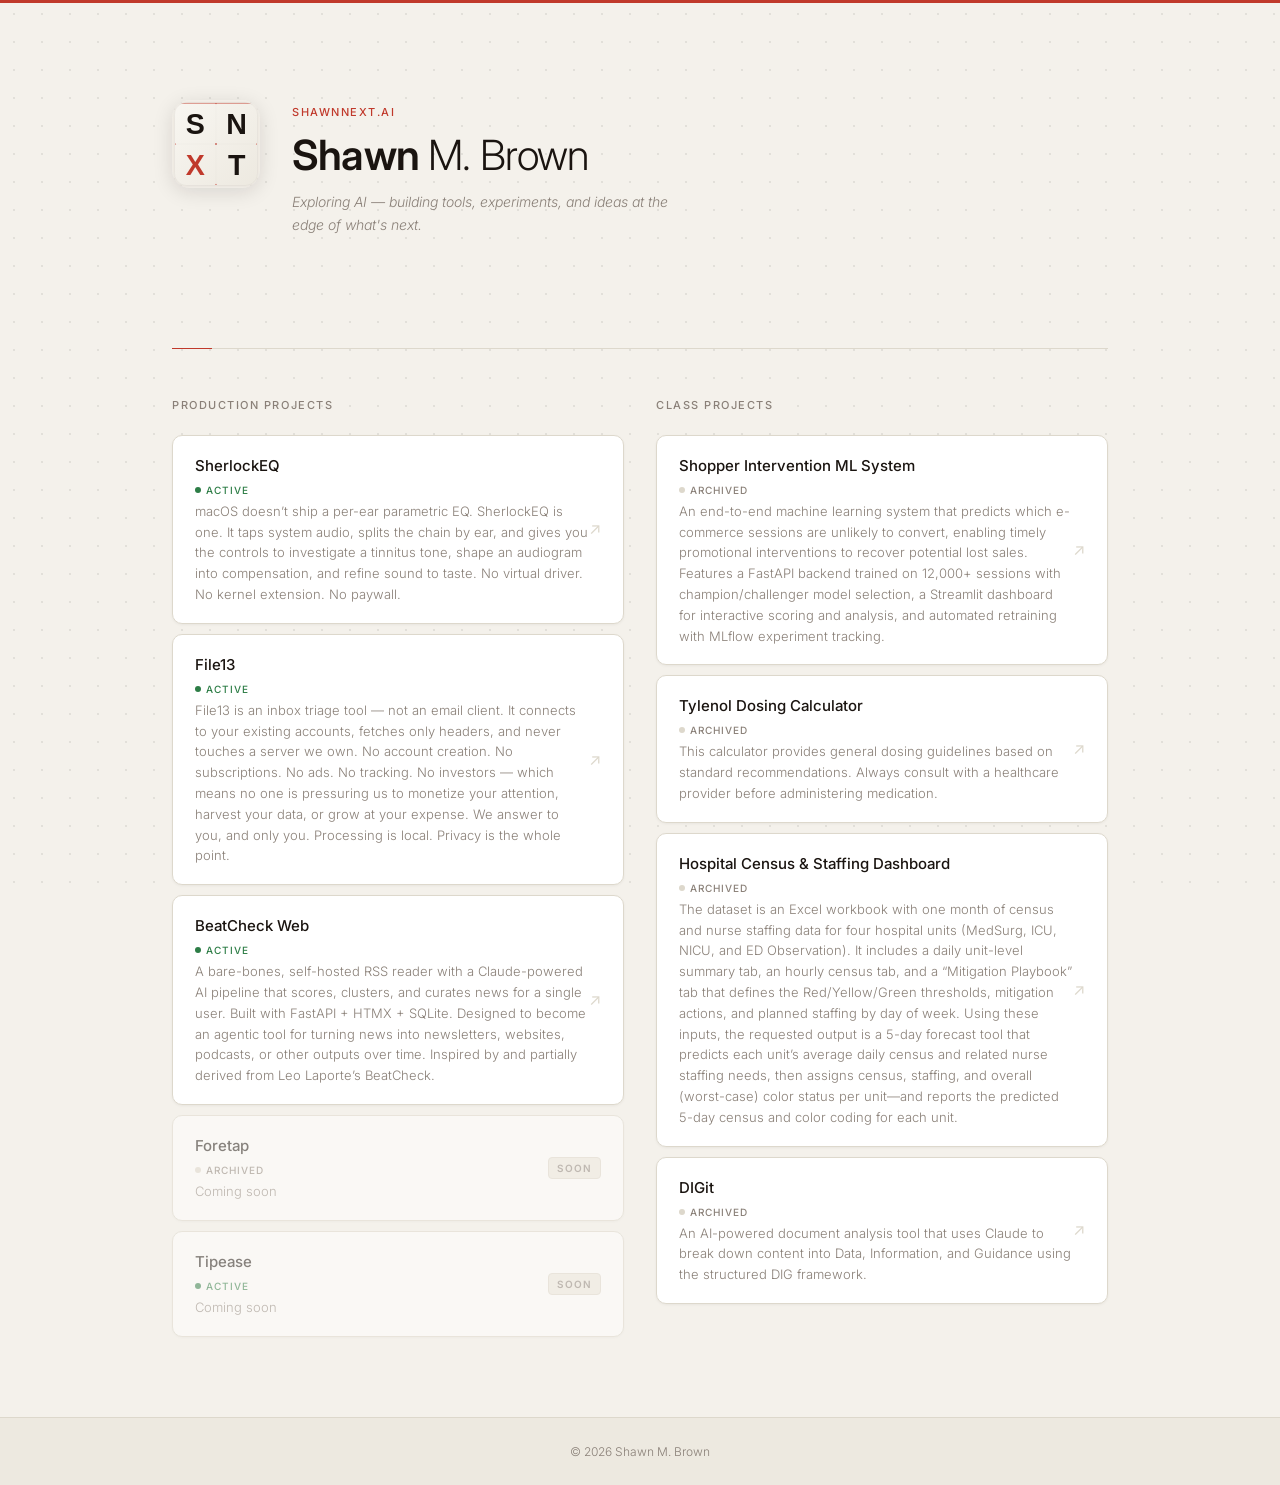
<file: index.html>
<!DOCTYPE html>
<html lang="en">
<head>
  <meta charset="UTF-8" />
  <meta name="viewport" content="width=device-width, initial-scale=1.0" />
  <title>ShawnNext — Shawn M. Brown</title>
  <link rel="preconnect" href="https://fonts.googleapis.com" />
  <link rel="preconnect" href="https://fonts.gstatic.com" crossorigin />
  <link href="https://fonts.googleapis.com/css2?family=Inter:ital,wght@0,300;0,400;0,500;0,600;1,300&display=swap" rel="stylesheet" />
  <style>
    *, *::before, *::after { box-sizing: border-box; margin: 0; padding: 0; }

    :root {
      --bg: #f4f1eb;
      --surface: #ffffff;
      --surface-2: #ede9e0;
      --border: #ddd8cc;
      --text: #1a1410;
      --muted: #8a8078;
      --accent: #c0392b;
      --accent-dim: rgba(192, 57, 43, 0.06);
      --accent-border: rgba(192, 57, 43, 0.25);
    }

    body {
      background-color: var(--bg);
      color: var(--text);
      font-family: 'Inter', sans-serif;
      font-size: 15px;
      line-height: 1.6;
      display: flex;
      flex-direction: column;
      min-height: 100vh;
    }

    /* Subtle dot grid */
    body::before {
      content: '';
      position: fixed;
      inset: 0;
      background-image: radial-gradient(circle, rgba(26,20,16,0.08) 1px, transparent 1px);
      background-size: 28px 28px;
      pointer-events: none;
      z-index: 0;
    }

    /* Top accent bar */
    body::after {
      content: '';
      position: fixed;
      top: 0;
      left: 0;
      right: 0;
      height: 3px;
      background: var(--accent);
      z-index: 10;
    }

    main {
      position: relative;
      z-index: 1;
      flex: 1;
      display: flex;
      flex-direction: column;
      justify-content: center;
      max-width: 1000px;
      margin: 0 auto;
      padding: 100px 32px 80px;
      width: 100%;
    }

    /* ── Header ── */
    header {
      margin-bottom: 64px;
      display: flex;
      align-items: flex-start;
      gap: 32px;
    }

    .logo {
      width: 88px;
      height: 88px;
      flex-shrink: 0;
      border-radius: 18px;
      box-shadow: 0 4px 20px rgba(26,20,16,0.12);
    }

    .header-text {
      display: flex;
      flex-direction: column;
      justify-content: center;
      padding-top: 4px;
    }

    .domain {
      font-size: 11px;
      font-weight: 500;
      letter-spacing: 0.14em;
      text-transform: uppercase;
      color: var(--accent);
      margin-bottom: 10px;
    }

    h1 {
      font-size: clamp(1.9rem, 4.5vw, 2.6rem);
      font-weight: 300;
      letter-spacing: -0.02em;
      line-height: 1.15;
      margin-bottom: 12px;
      color: var(--text);
    }

    h1 span { font-weight: 600; }

    .tagline {
      font-size: 14px;
      color: var(--muted);
      font-style: italic;
      font-weight: 300;
      line-height: 1.6;
      max-width: 400px;
    }

    /* ── Divider ── */
    .divider {
      width: 100%;
      height: 1px;
      background: var(--border);
      margin: 48px 0;
      position: relative;
    }

    .divider::before {
      content: '';
      position: absolute;
      left: 0;
      top: 0;
      width: 40px;
      height: 1px;
      background: var(--accent);
    }

    /* ── Projects ── */
    .section-label {
      font-size: 11px;
      font-weight: 500;
      letter-spacing: 0.14em;
      text-transform: uppercase;
      color: var(--muted);
      margin-bottom: 20px;
    }

    .projects-grid {
      display: grid;
      grid-template-columns: 1fr 1fr;
      gap: 32px;
      align-items: start;
    }

    .projects-column {
      display: flex;
      flex-direction: column;
    }

    .projects {
      display: flex;
      flex-direction: column;
      gap: 10px;
    }

    .status {
      display: inline-flex;
      align-items: center;
      gap: 5px;
      font-size: 10px;
      font-weight: 500;
      letter-spacing: 0.1em;
      text-transform: uppercase;
      margin-top: 1px;
    }

    .status::before {
      content: '';
      display: inline-block;
      width: 6px;
      height: 6px;
      border-radius: 50%;
      flex-shrink: 0;
    }

    .status.active { color: #2d7d46; }
    .status.active::before { background: #2d7d46; }

    .status.archived { color: var(--muted); }
    .status.archived::before { background: var(--border); }

    .project-link {
      display: flex;
      align-items: center;
      justify-content: space-between;
      padding: 18px 22px;
      background: var(--surface);
      border: 1px solid var(--border);
      border-radius: 10px;
      text-decoration: none;
      color: var(--text);
      transition: border-color 0.2s, background 0.2s, box-shadow 0.2s;
      box-shadow: 0 1px 3px rgba(26,20,16,0.05);
    }

    .project-link:hover {
      border-color: var(--accent-border);
      background: var(--accent-dim);
      box-shadow: 0 2px 12px rgba(192,57,43,0.08);
    }

    .project-link:hover .arrow {
      transform: translate(3px, -3px);
      color: var(--accent);
    }

    .project-info { display: flex; flex-direction: column; gap: 3px; }

    .project-name { font-size: 15px; font-weight: 500; }

    .project-desc { font-size: 13px; color: var(--muted); font-weight: 300; }

    .arrow {
      font-size: 16px;
      color: var(--border);
      transition: transform 0.2s, color 0.2s;
      flex-shrink: 0;
    }

    .project-link.soon {
      opacity: 0.5;
      cursor: default;
      pointer-events: none;
    }

    .badge {
      font-size: 10px;
      font-weight: 600;
      letter-spacing: 0.1em;
      text-transform: uppercase;
      color: var(--muted);
      border: 1px solid var(--border);
      border-radius: 4px;
      padding: 2px 8px;
      background: var(--surface-2);
    }

    /* ── Footer ── */
    footer {
      position: relative;
      z-index: 1;
      border-top: 1px solid var(--border);
      padding: 24px 32px;
      display: flex;
      justify-content: center;
      background: var(--surface-2);
    }

    .footer-text {
      font-size: 12px;
      color: var(--muted);
      font-weight: 300;
    }

    @media (max-width: 720px) {
      .projects-grid { grid-template-columns: 1fr; gap: 40px; }
    }

    @media (max-width: 520px) {
      main { padding: 80px 24px 60px; }
      header { flex-direction: column; gap: 20px; }
      .logo { width: 72px; height: 72px; }
      h1 { font-size: 1.8rem; }
    }
  </style>
</head>
<body>

  <main>
    <header>
      <img class="logo" src="[data-uri]" alt="SNXT logo" />
      <div class="header-text">
        <div class="domain">shawnnext.ai</div>
        <h1><span>Shawn</span> M. Brown</h1>
        <p class="tagline">Exploring AI — building tools, experiments, and ideas at the edge of what's next.</p>
      </div>
    </header>

    <div class="divider"></div>

    <div class="projects-grid">

      <div class="projects-column">
        <p class="section-label">Production Projects</p>
        <div class="projects">

          <a href="SherlockEQ/index.html" class="project-link">
            <div class="project-info">
              <span class="project-name">SherlockEQ</span>
              <span class="status active">Active</span>
              <span class="project-desc">macOS doesn’t ship a per-ear parametric EQ. SherlockEQ is one. It taps system audio, splits the chain by ear, and gives you the controls to investigate a tinnitus tone, shape an audiogram into compensation, and refine sound to taste. No virtual driver. No kernel extension. No paywall.</span>
            </div>
            <span class="arrow">↗</span>
          </a>

          <a href="file13/index.html" class="project-link">
            <div class="project-info">
              <span class="project-name">File13</span>
              <span class="status active">Active</span>
              <span class="project-desc">File13 is an inbox triage tool — not an email client. It connects to your existing accounts, fetches only headers, and never touches a server we own. No account creation. No subscriptions. No ads. No tracking. No investors — which means no one is pressuring us to monetize your attention, harvest your data, or grow at your expense. We answer to you, and only you. Processing is local. Privacy is the whole point.</span>
            </div>
            <span class="arrow">↗</span>
          </a>

          <a href="https://github.com/smbrownai/beatcheck_web" class="project-link">
            <div class="project-info">
              <span class="project-name">BeatCheck Web</span>
              <span class="status active">Active</span>
              <span class="project-desc">A bare-bones, self-hosted RSS reader with a Claude-powered AI pipeline that scores, clusters, and curates news for a single user. Built with FastAPI + HTMX + SQLite. Designed to become an agentic tool for turning news into newsletters, websites, podcasts, or other outputs over time. Inspired by and partially derived from Leo Laporte’s BeatCheck.</span>
            </div>
            <span class="arrow">↗</span>
          </a>

          <a href="#" class="project-link soon">
            <div class="project-info">
              <span class="project-name">Foretap</span>
              <span class="status archived">Archived</span>
              <span class="project-desc">Coming soon</span>
            </div>
            <span class="badge">Soon</span>
          </a>

          <a href="#" class="project-link soon">
            <div class="project-info">
              <span class="project-name">Tipease</span>
              <span class="status active">Active</span>
              <span class="project-desc">Coming soon</span>
            </div>
            <span class="badge">Soon</span>
          </a>

        </div>
      </div>

      <div class="projects-column">
        <p class="section-label">Class Projects</p>
        <div class="projects">

          <a href="https://github.com/smbrownai/shopper_intervention" class="project-link">
            <div class="project-info">
              <span class="project-name">Shopper Intervention ML System</span>
              <span class="status archived">Archived</span>
              <span class="project-desc">An end-to-end machine learning system that predicts which e-commerce sessions are unlikely to convert, enabling timely promotional interventions to recover potential lost sales. Features a FastAPI backend trained on 12,000+ sessions with champion/challenger model selection, a Streamlit dashboard for interactive scoring and analysis, and automated retraining with MLflow experiment tracking.</span>
            </div>
            <span class="arrow">↗</span>
          </a>

          <a href="https://smbrownai.github.io/tylenol-dosing-calc/" class="project-link">
            <div class="project-info">
              <span class="project-name">Tylenol Dosing Calculator</span>
              <span class="status archived">Archived</span>
              <span class="project-desc">This calculator provides general dosing guidelines based on standard recommendations. Always consult with a healthcare provider before administering medication.</span>
            </div>
            <span class="arrow">↗</span>
          </a>

          <a href="https://claude.ai/public/artifacts/ae73bd5d-0121-45c3-854f-b1de73f9022e" class="project-link">
            <div class="project-info">
              <span class="project-name">Hospital Census & Staffing Dashboard</span>
              <span class="status archived">Archived</span>
              <span class="project-desc">The dataset is an Excel workbook with one month of census and nurse staffing data for four hospital units (MedSurg, ICU, NICU, and ED Observation). It includes a daily unit-level summary tab, an hourly census tab, and a “Mitigation Playbook” tab that defines the Red/Yellow/Green thresholds, mitigation actions, and planned staffing by day of week. Using these inputs, the requested output is a 5-day forecast tool that predicts each unit’s average daily census and related nurse staffing needs, then assigns census, staffing, and overall (worst-case) color status per unit—and reports the predicted 5-day census and color coding for each unit.</span>
            </div>
            <span class="arrow">↗</span>
          </a>

          <a href="https://smbrownai.github.io/DIGit/" class="project-link">
            <div class="project-info">
              <span class="project-name">DIGit</span>
              <span class="status archived">Archived</span>
              <span class="project-desc">An AI-powered document analysis tool that uses Claude to break down content into Data, Information, and Guidance using the structured DIG framework.</span>
            </div>
            <span class="arrow">↗</span>
          </a>

        </div>
      </div>

    </div>
  </main>

  <footer>
    <p class="footer-text">&copy; 2026 Shawn M. Brown</p>
  </footer>

</body>
</html>
</file>
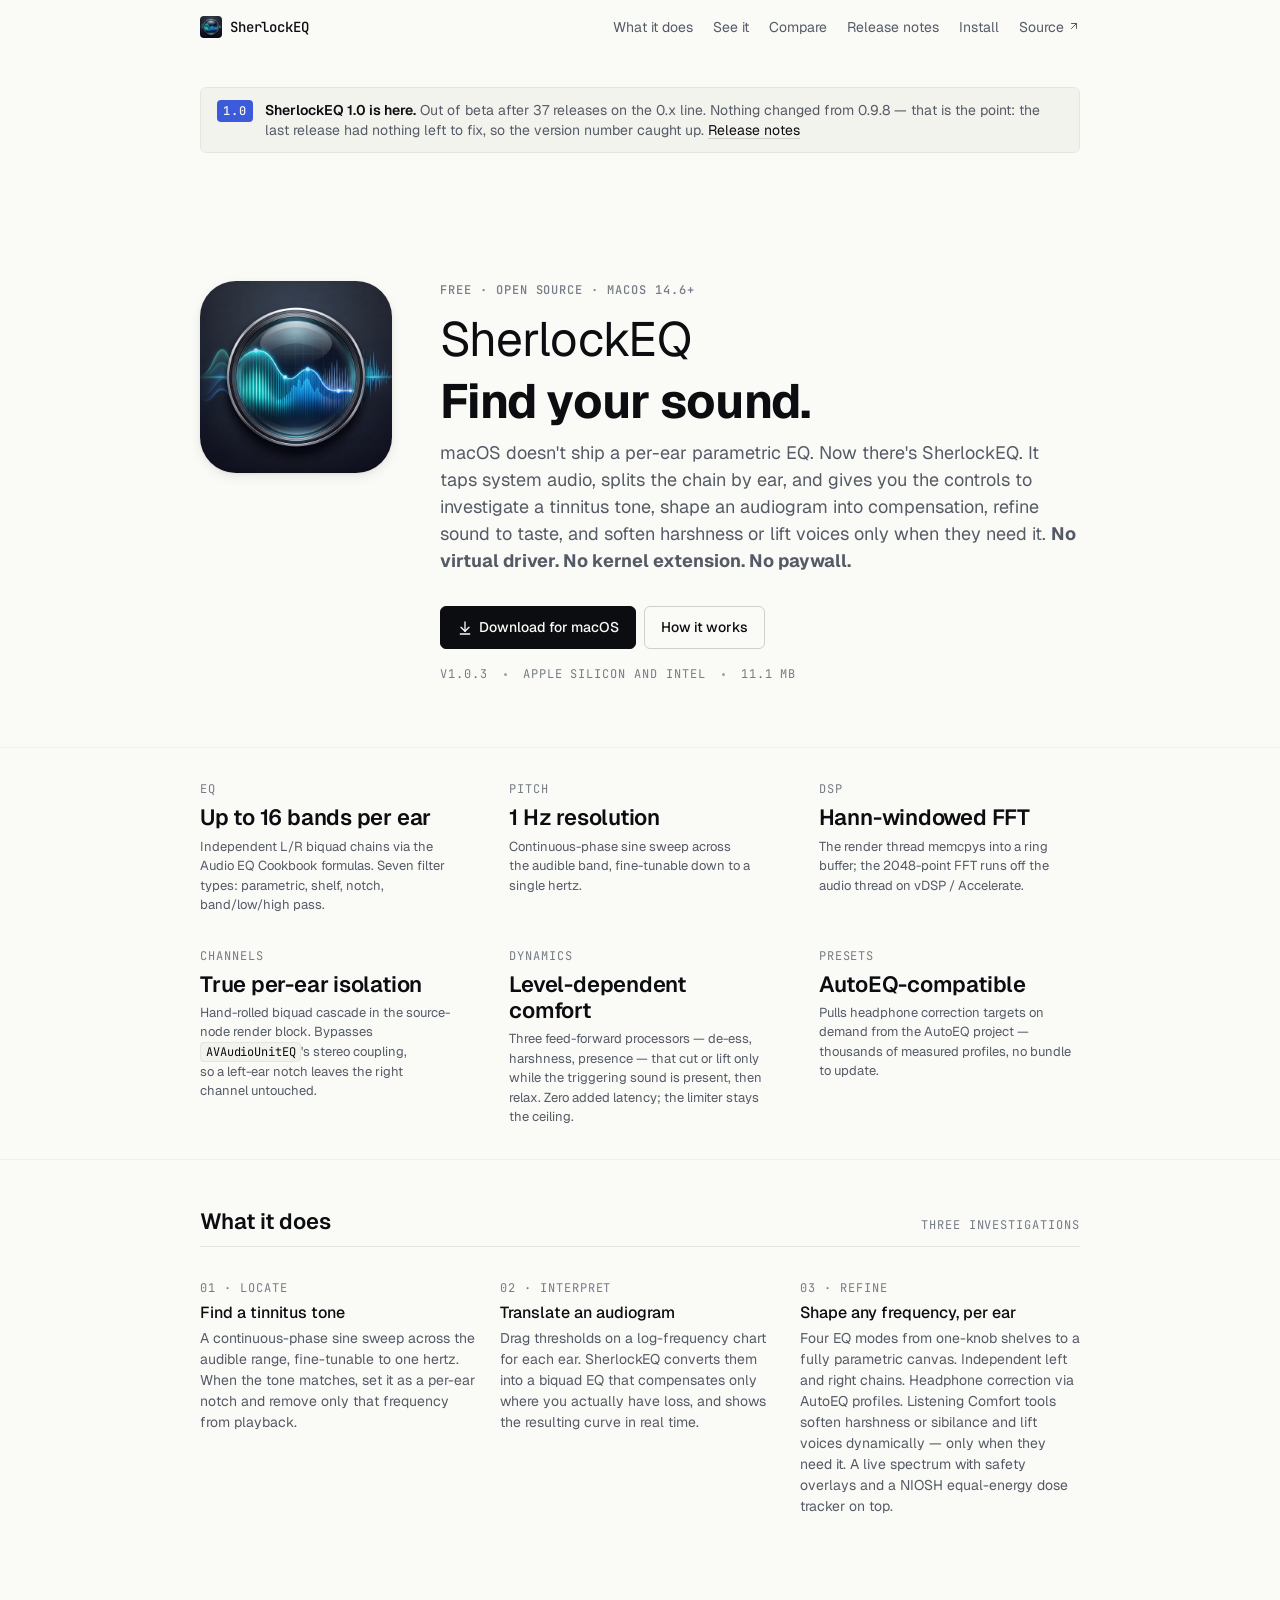
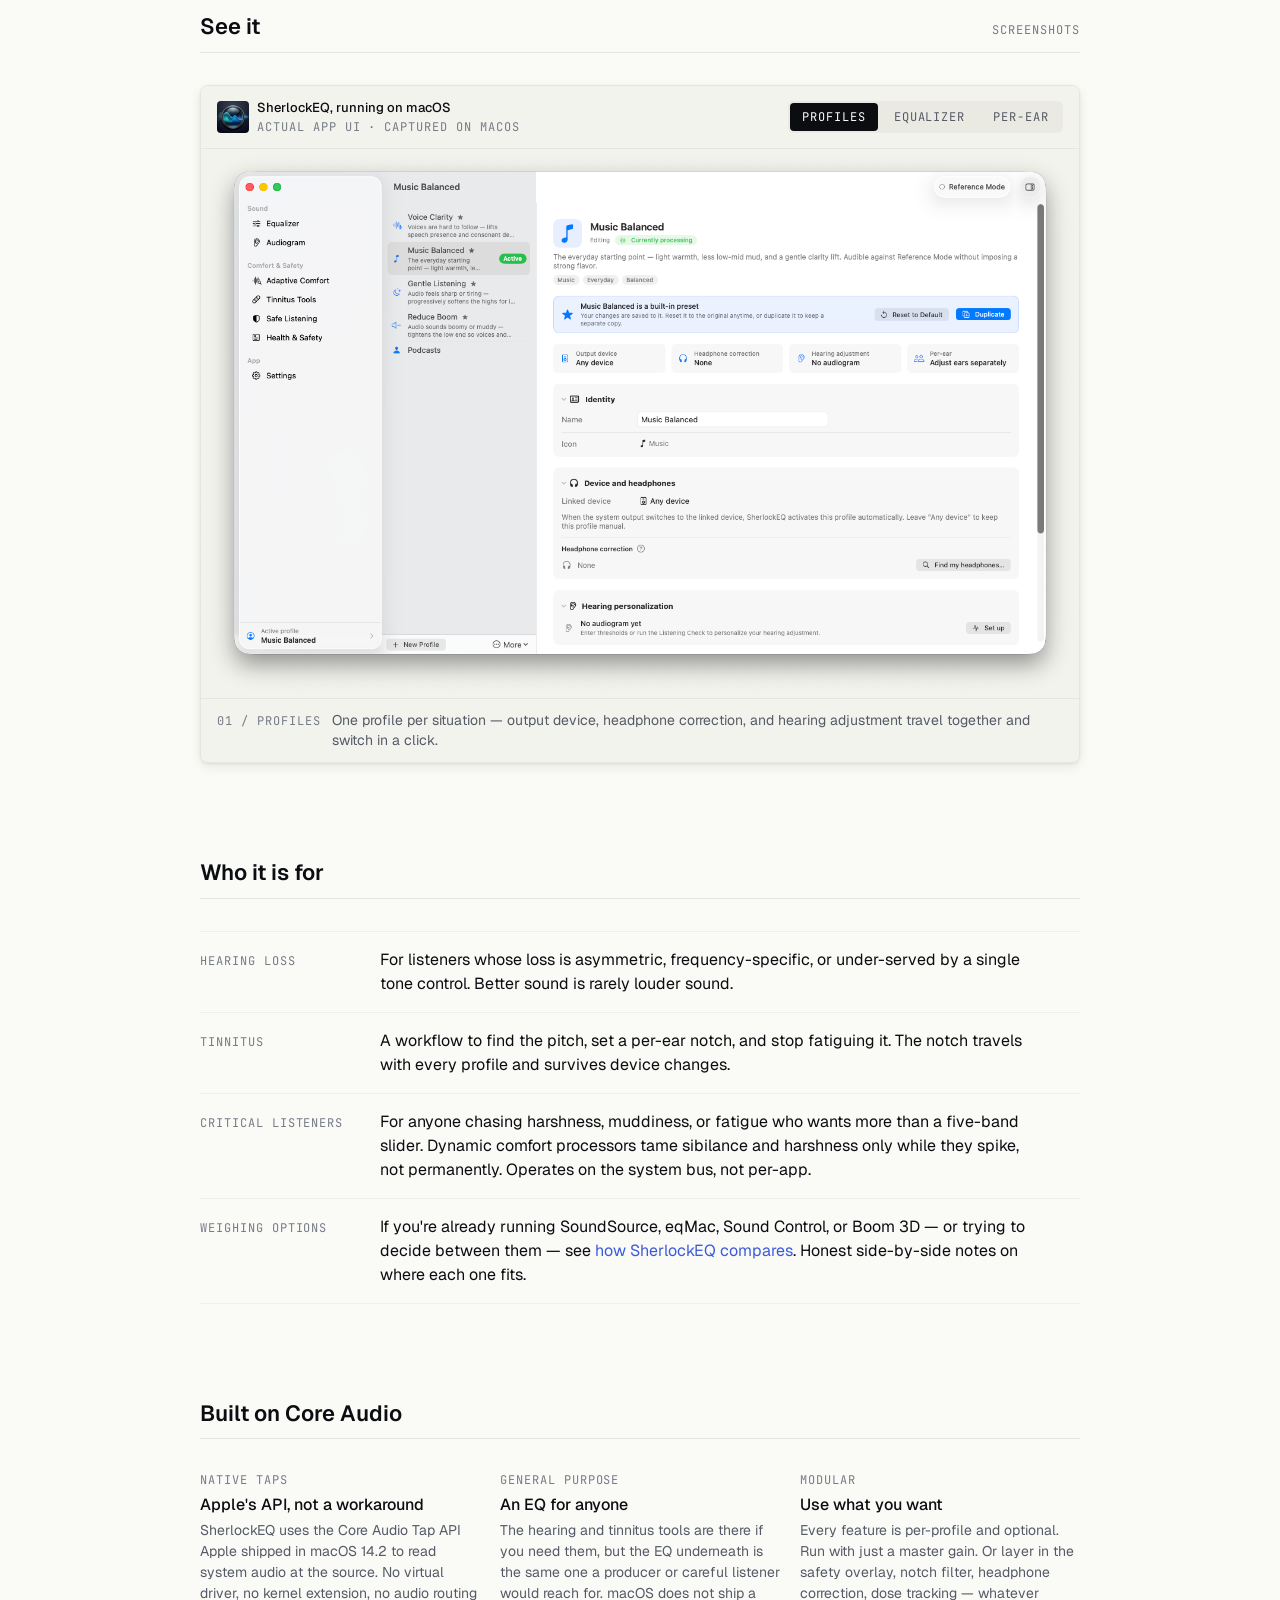
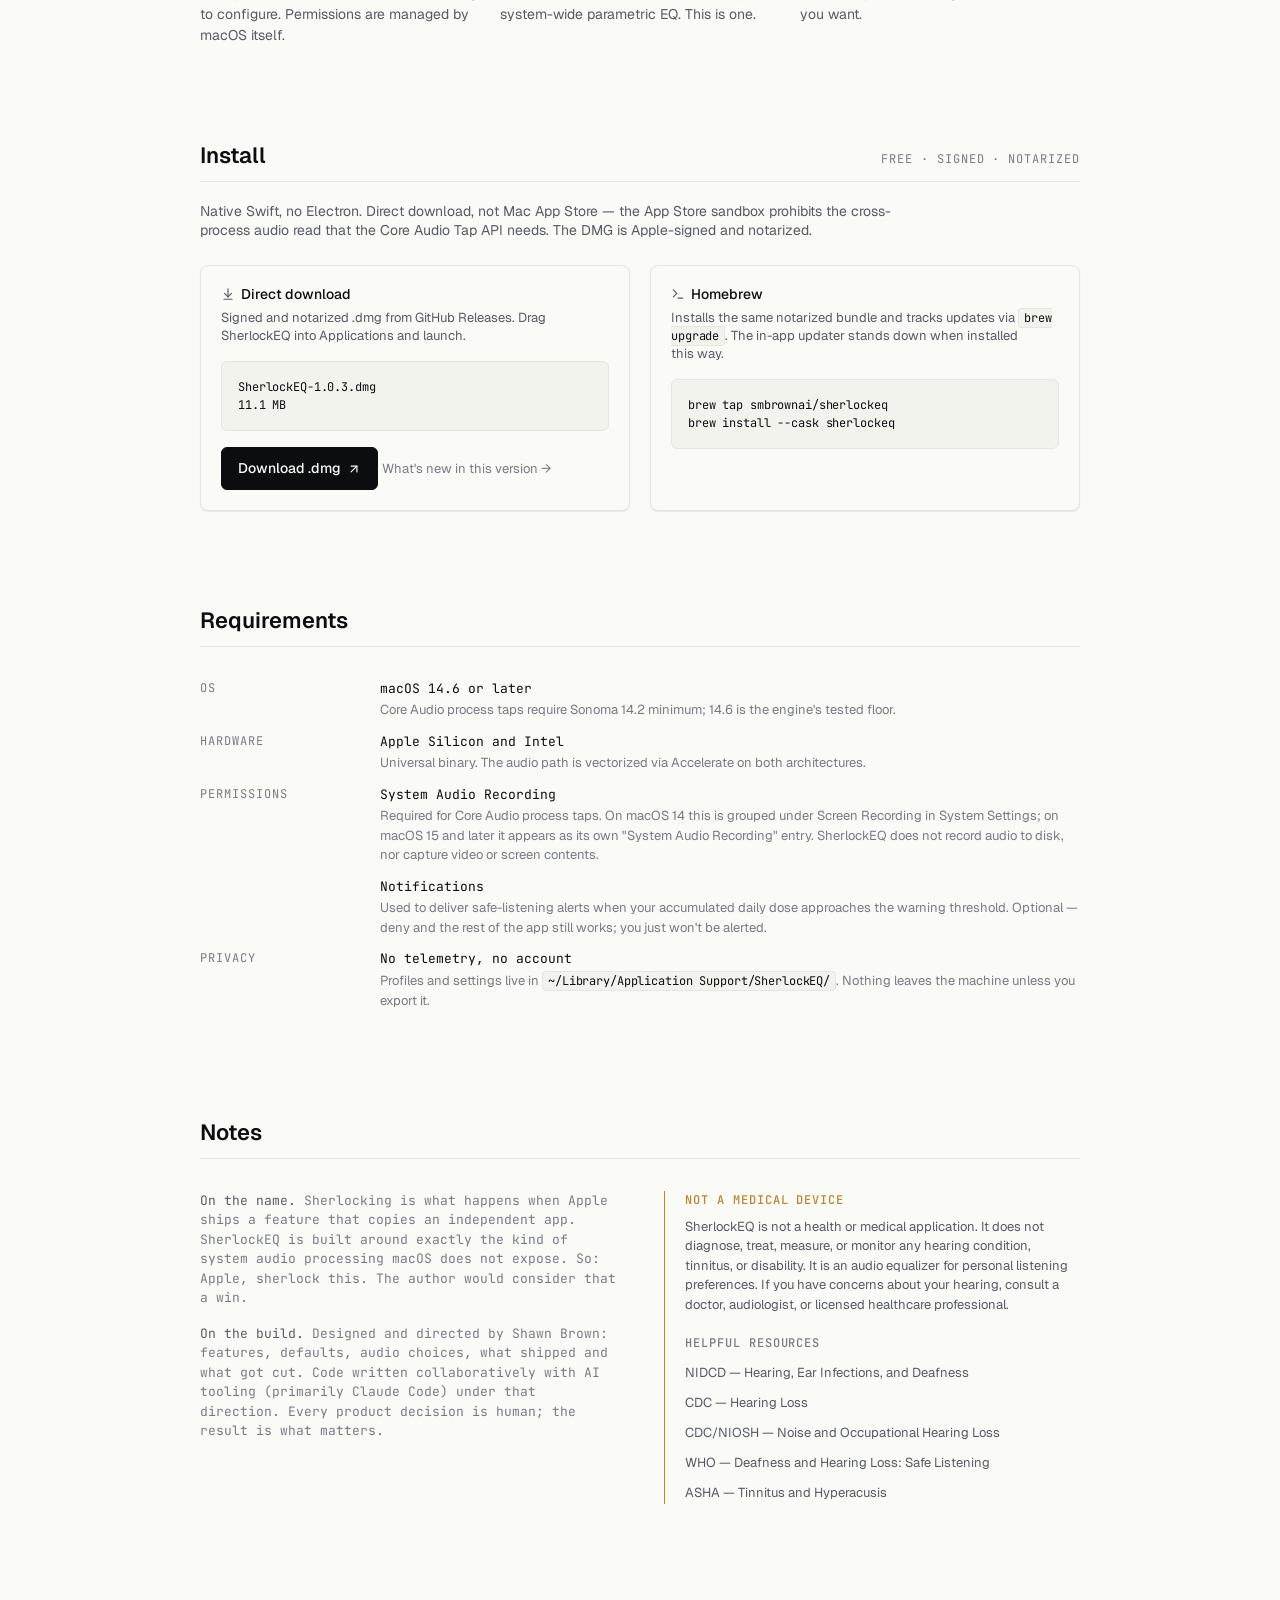
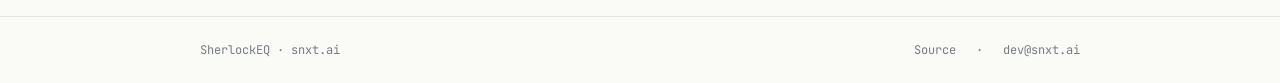
<file: SherlockEQ/index.html>
<!doctype html>
<html lang="en">
<head>
  <meta charset="utf-8" />
  <meta name="viewport" content="width=device-width, initial-scale=1" />
  <title>SherlockEQ — per-ear audio equalizer for macOS</title>
  <meta name="description" content="A per-ear audio equalizer for macOS. Investigate a tinnitus tone, translate an audiogram into EQ, and shape system audio with precision other apps don't expose." />

  <link rel="icon" type="image/svg+xml" href="assets/favicon.svg" />
  <link rel="stylesheet" href="colors_and_type.css" />

  <style>
    :root {
      --container: 880px;
      --gutter: var(--s-9);

      /* Primary button inverts with the theme. Hardcoding --ink as the
         background made it identical to the page background in dark mode
         (--bg-1 is --ink there), so the CTA vanished into the page. */
      --btn-primary-bg:    var(--ink);
      --btn-primary-fg:    var(--paper);
      --btn-primary-hover: var(--gray-800);
    }

    [data-theme="dark"] {
      --btn-primary-bg:    var(--paper);
      --btn-primary-fg:    var(--ink);
      --btn-primary-hover: var(--gray-200);
    }

    @media (prefers-color-scheme: dark) {
      :root:not([data-theme="light"]) {
        --btn-primary-bg:    var(--paper);
        --btn-primary-fg:    var(--ink);
        --btn-primary-hover: var(--gray-200);
      }
    }

    body { margin: 0; }

    html {
      scroll-behavior: smooth;
      /* Keep anchor targets clear of the sticky nav. */
      scroll-padding-top: 72px;
    }
    @media (prefers-reduced-motion: reduce) {
      html { scroll-behavior: auto; }
    }

    .container {
      max-width: var(--container);
      margin: 0 auto;
      padding-left: var(--gutter);
      padding-right: var(--gutter);
    }

    /* ---- Nav ---------------------------------------------------------- */
    /* Sticky top bar: transparent at the top of the page, frosted with a
       hairline divider once the reader scrolls past the fold. */
    header.nav {
      position: sticky;
      top: 0;
      z-index: var(--z-sticky);
      padding-top: var(--s-6);
      padding-bottom: var(--s-6);
      border-bottom: 1px solid transparent;
      transition:
        background-color var(--dur-std) var(--ease-standard),
        border-color var(--dur-std) var(--ease-standard);
    }
    header.nav.scrolled {
      background: color-mix(in srgb, var(--bg-1) 85%, transparent);
      backdrop-filter: blur(12px);
      -webkit-backdrop-filter: blur(12px);
      border-bottom-color: var(--line);
    }
    .nav-inner {
      display: flex;
      align-items: center;
      gap: var(--s-7);
    }
    .nav-mark {
      display: inline-flex;
      align-items: center;
      gap: var(--s-4);
      text-decoration: none;
      color: var(--fg-1);
    }
    .nav-mark img {
      width: 22px;
      height: 22px;
      border-radius: var(--r-sm);
    }
    .nav-mark .name {
      font-family: var(--font-mono);
      font-size: var(--fs-14);
      font-weight: var(--w-medium);
      letter-spacing: -0.01em;
    }
    .nav-spacer { flex: 1; }
    .nav-links {
      display: flex;
      gap: var(--s-7);
      font-size: var(--fs-14);
    }
    .nav-links a {
      color: var(--fg-2);
      text-decoration: none;
    }
    .nav-links a:hover { color: var(--fg-1); text-decoration: underline; text-underline-offset: 3px; }

    /* ---- 1.0 announcement --------------------------------------------- */
    section.announce {
      padding-top: var(--s-9);
    }
    .announce-inner {
      display: flex;
      align-items: baseline;
      gap: var(--s-5);
      background: var(--bg-2);
      border: 1px solid var(--line);
      border-radius: var(--r-md);
      padding: var(--s-5) var(--s-6);
    }
    .announce-badge {
      flex: none;
      background: var(--signal);
      color: var(--paper);
      font-family: var(--font-mono);
      font-size: var(--fs-12);
      font-weight: var(--w-medium);
      letter-spacing: var(--ls-label);
      padding: var(--s-1) var(--s-3);
      border-radius: var(--r-sm);
    }
    .announce p {
      margin: 0;
      font-size: var(--fs-14);
      line-height: var(--lh-ui);
      color: var(--fg-2);
    }
    .announce p strong {
      color: var(--fg-1);
      font-weight: var(--w-semibold);
    }
    .announce a {
      color: var(--fg-1);
      text-decoration: underline;
      text-decoration-color: var(--line-2);
      text-underline-offset: 3px;
      white-space: nowrap;
    }
    .announce a:hover { text-decoration-color: var(--fg-1); }

    /* ---- Hero --------------------------------------------------------- */
    section.hero {
      padding-top: var(--s-13);
      padding-bottom: var(--s-12);
    }
    .hero-grid {
      display: grid;
      grid-template-columns: 192px 1fr;
      gap: var(--s-11);
      align-items: start;
    }
    .hero-icon {
      width: 192px;
      height: 192px;
      border-radius: 36px;
      box-shadow: var(--shadow-2);
      background: var(--ink);
      display: block;
      object-fit: cover;
    }
    .hero h1 {
      font-size: var(--fs-48);
      font-weight: var(--w-regular);
      line-height: 1.0;
      letter-spacing: -0.015em;
      margin: 0 0 var(--s-7);
      text-wrap: balance;
    }
    .hero h2 {
      font-size: var(--fs-48);
      font-weight: var(--w-bold);
      line-height: 0.75;
      letter-spacing: -0.015em;
      margin: 0 0 var(--s-7);
      text-wrap: balance;
    }
    .hero p.lede {
      font-size: var(--fs-18);
      color: var(--fg-2);
      line-height: var(--lh-body);
      max-width: 56ch;
      margin: 0 0 var(--s-9);
    }
    .cta-row {
      display: flex;
      gap: var(--s-4);
      flex-wrap: wrap;
      align-items: center;
    }
    .btn {
      display: inline-flex;
      align-items: center;
      gap: var(--s-3);
      font-family: var(--font-sans);
      font-size: var(--fs-14);
      font-weight: var(--w-medium);
      padding: 10px 16px;
      border-radius: var(--r-md);
      text-decoration: none;
      border: 1px solid transparent;
      transition: background-color var(--dur-std) var(--ease-standard);
    }
    .btn-primary {
      background: var(--btn-primary-bg);
      color: var(--btn-primary-fg);
      border-color: var(--btn-primary-bg);
    }
    .btn-primary:hover {
      background: var(--btn-primary-hover);
      border-color: var(--btn-primary-hover);
      text-decoration: none;
    }
    .btn-secondary {
      background: transparent;
      color: var(--fg-1);
      border-color: var(--line-2);
    }
    .btn-secondary:hover { background: var(--bg-2); text-decoration: none; }

    .meta-row {
      margin-top: var(--s-6);
      font-family: var(--font-mono);
      font-size: var(--fs-12);
      color: var(--fg-3);
      text-transform: uppercase;
      letter-spacing: var(--ls-label);
    }
    .meta-row .dot {
      display: inline-block;
      width: 3px; height: 3px;
      border-radius: 999px;
      background: var(--fg-4);
      vertical-align: middle;
      margin: 0 8px;
    }

    /* ---- Specs strip -------------------------------------------------- */
    section.specs {
      padding-top: var(--s-9);
      padding-bottom: var(--s-9);
      border-top: 1px solid var(--line-soft);
      border-bottom: 1px solid var(--line-soft);
    }
    .specs-grid {
      display: flex;
      flex-wrap: wrap;
      gap: var(--s-9) var(--s-11);
    }
    .spec {
      flex: 1 1 220px;
    }
    .spec .spec-key {
      font-family: var(--font-mono);
      font-size: var(--fs-12);
      color: var(--fg-3);
      text-transform: uppercase;
      letter-spacing: var(--ls-label);
      margin-bottom: var(--s-3);
    }
    .spec .spec-num {
      font-family: var(--font-sans);
      font-size: var(--fs-22);
      font-weight: var(--w-semibold);
      color: var(--fg-1);
      letter-spacing: var(--ls-tight);
      line-height: var(--lh-tight);
      margin-bottom: var(--s-3);
    }
    .spec p {
      font-size: var(--fs-13);
      color: var(--fg-2);
      line-height: var(--lh-body);
      margin: 0;
      max-width: 32ch;
    }

    /* ---- Section header ---------------------------------------------- */
    section { padding-top: var(--s-11); padding-bottom: var(--s-11); }
    .section-head {
      display: flex;
      align-items: baseline;
      gap: var(--s-7);
      border-bottom: 1px solid var(--line);
      padding-bottom: var(--s-5);
      margin-bottom: var(--s-9);
    }
    .section-head h2 {
      font-size: var(--fs-22);
      font-weight: var(--w-semibold);
      margin: 0;
      letter-spacing: var(--ls-normal);
    }
    .section-head .index {
      font-family: var(--font-mono);
      font-size: var(--fs-12);
      color: var(--fg-3);
      text-transform: uppercase;
      letter-spacing: var(--ls-label);
    }

    /* ---- What it does ------------------------------------------------- */
    .pillars {
      display: grid;
      grid-template-columns: repeat(3, 1fr);
      gap: var(--s-7);
    }
    .pillar h3 {
      font-size: var(--fs-16);
      font-weight: var(--w-medium);
      letter-spacing: var(--ls-normal);
      margin: 0 0 var(--s-3);
      color: var(--fg-1);
      display: flex; align-items: center; gap: var(--s-3);
    }
    .pillar .key {
      font-family: var(--font-mono);
      font-size: var(--fs-12);
      color: var(--fg-3);
      text-transform: uppercase;
      letter-spacing: var(--ls-label);
      margin-bottom: var(--s-3);
    }
    .pillar p {
      font-size: var(--fs-14);
      color: var(--fg-2);
      line-height: var(--lh-body);
      margin: 0;
    }

    /* ---- Screenshots (tabbed showcase) -------------------------------- */
    .showcase {
      background: var(--bg-1);
      border: 1px solid var(--line);
      border-radius: var(--r-lg);
      box-shadow: var(--shadow-2);
      overflow: hidden;
    }
    .showcase-bar {
      display: flex;
      align-items: center;
      justify-content: space-between;
      gap: var(--s-7);
      padding: var(--s-5) var(--s-6);
      background: var(--bg-2);
      border-bottom: 1px solid var(--line);
    }
    .showcase-heading {
      display: flex;
      align-items: center;
      gap: var(--s-4);
      min-width: 0;
    }
    .showcase-heading img {
      width: 32px;
      height: 32px;
      border-radius: var(--r-sm);
      flex: none;
    }
    .showcase-heading span {
      display: grid;
      gap: 2px;
      min-width: 0;
    }
    .showcase-heading strong {
      font-size: var(--fs-13);
      font-weight: var(--w-medium);
      color: var(--fg-1);
      letter-spacing: var(--ls-normal);
    }
    .showcase-heading small {
      font-family: var(--font-mono);
      font-size: var(--fs-12);
      color: var(--fg-3);
      text-transform: uppercase;
      letter-spacing: var(--ls-label);
    }
    .showcase-tabs {
      display: flex;
      gap: var(--s-2);
      padding: var(--s-1);
      background: var(--bg-3);
      border-radius: var(--r-md);
      flex: none;
    }
    .showcase-tabs button {
      appearance: none;
      border: 0;
      background: transparent;
      color: var(--fg-2);
      font-family: var(--font-mono);
      font-size: var(--fs-12);
      text-transform: uppercase;
      letter-spacing: var(--ls-label);
      padding: var(--s-3) var(--s-5);
      border-radius: var(--r-sm);
      cursor: pointer;
      transition:
        background-color var(--dur-micro) var(--ease-standard),
        color var(--dur-micro) var(--ease-standard);
    }
    .showcase-tabs button:hover { color: var(--fg-1); }
    .showcase-tabs button.active {
      background: var(--fg-1);
      color: var(--bg-1);
    }
    .showcase-frame {
      position: relative;
      aspect-ratio: 1478 / 924;
      background: var(--bg-2);
      overflow: hidden;
    }
    .showcase-frame img {
      width: 100%;
      height: 100%;
      display: block;
      object-fit: cover;
      transition: opacity var(--dur-std) var(--ease-standard);
    }
    .showcase-frame img.switching { opacity: 0; }
    .showcase-caption {
      display: flex;
      align-items: baseline;
      gap: var(--s-5);
      padding: var(--s-5) var(--s-6);
      border-top: 1px solid var(--line);
      background: var(--bg-2);
    }
    .showcase-caption .key {
      font-family: var(--font-mono);
      font-size: var(--fs-12);
      color: var(--fg-3);
      text-transform: uppercase;
      letter-spacing: var(--ls-label);
      flex: none;
    }
    .showcase-caption p {
      margin: 0;
      font-size: var(--fs-14);
      color: var(--fg-2);
      line-height: var(--lh-ui);
    }

    /* ---- Audience list ------------------------------------------------ */
    .audience {
      list-style: none;
      padding: 0;
      margin: 0;
      border-top: 1px solid var(--line-soft);
    }
    .audience li {
      padding: var(--s-6) 0;
      border-bottom: 1px solid var(--line-soft);
      display: flex;
      gap: var(--s-7);
      align-items: baseline;
    }
    .audience .who {
      font-family: var(--font-mono);
      font-size: var(--fs-12);
      color: var(--fg-3);
      text-transform: uppercase;
      letter-spacing: var(--ls-label);
      width: 160px;
      flex-shrink: 0;
    }
    .audience .what {
      font-size: var(--fs-16);
      color: var(--fg-1);
      line-height: var(--lh-body);
      max-width: 60ch;
    }

    /* ---- Install ----------------------------------------------------- */
    .install-lead {
      max-width: 80ch;
      margin: calc(-1 * var(--s-5)) 0 var(--s-8);
      font-size: var(--fs-14);
      color: var(--fg-2);
      line-height: var(--lh-ui);
    }
    .install-lead strong {
      color: var(--fg-1);
      font-weight: var(--w-medium);
    }
    .install-grid {
      display: grid;
      grid-template-columns: 1fr 1fr;
      gap: var(--s-7);
    }
    .install-card {
      background: var(--bg-1);
      border: 1px solid var(--line);
      border-radius: var(--r-lg);
      box-shadow: var(--shadow-1);
      padding: var(--s-7);
    }
    .install-card h3 {
      font-size: var(--fs-14);
      font-weight: var(--w-medium);
      margin: 0 0 var(--s-3);
      color: var(--fg-1);
      letter-spacing: var(--ls-normal);
      display: flex; align-items: center; gap: var(--s-3);
    }
    .install-card p {
      font-size: var(--fs-13);
      color: var(--fg-2);
      margin: 0 0 var(--s-6);
      line-height: var(--lh-ui);
    }
    .install-card pre {
      margin: 0;
      font-size: var(--fs-13);
    }
    .install-card .btn {
      margin-top: var(--s-6);
    }
    .install-notes-link {
      display: inline-block;
      margin-top: var(--s-4);
      font-size: var(--fs-13);
      color: var(--fg-3);
      text-decoration: none;
    }
    .install-notes-link:hover { color: var(--fg-1); text-decoration: underline; text-underline-offset: 3px; }

    /* ---- Requirements ------------------------------------------------- */
    .req-grid {
      display: grid;
      grid-template-columns: 160px 1fr;
      row-gap: var(--s-5);
      column-gap: var(--s-7);
      font-family: var(--font-mono);
      font-size: var(--fs-13);
      color: var(--fg-1);
    }
    .req-grid dt {
      color: var(--fg-3);
      text-transform: uppercase;
      letter-spacing: var(--ls-label);
      font-size: var(--fs-12);
    }
    .req-grid dd { margin: 0; }
    .req-grid .note {
      color: var(--fg-3);
      font-family: var(--font-sans);
      font-size: var(--fs-13);
      display: block;
      margin-top: 2px;
    }

    /* ---- Notes / disclaimer ------------------------------------------ */
    .notes-grid {
      display: grid;
      grid-template-columns: 1fr 1fr;
      gap: var(--s-11);
      align-items: start;
    }
    .notes {
      font-family: var(--font-mono);
      font-size: var(--fs-13);
      color: var(--fg-3);
      max-width: 60ch;
      line-height: var(--lh-body);
      margin: 0;
    }
    .notes em {
      font-style: normal;
      color: var(--fg-2);
    }
    .disclaimer {
      border-left: 1px solid var(--warn);
      padding-left: var(--s-7);
    }
    .disclaimer-label {
      font-family: var(--font-mono);
      font-size: var(--fs-12);
      font-weight: var(--w-medium);
      color: var(--warn);
      text-transform: uppercase;
      letter-spacing: var(--ls-label);
      margin-bottom: var(--s-4);
    }
    .disclaimer p {
      font-size: var(--fs-13);
      color: var(--fg-2);
      line-height: var(--lh-body);
      margin: 0;
      max-width: 56ch;
    }
    .resources-label {
      font-family: var(--font-mono);
      font-size: var(--fs-12);
      font-weight: var(--w-medium);
      color: var(--fg-3);
      text-transform: uppercase;
      letter-spacing: var(--ls-label);
      margin: var(--s-7) 0 var(--s-4);
    }
    .resources {
      list-style: none;
      margin: 0;
      padding: 0;
      max-width: 56ch;
    }
    .resources li { margin-bottom: var(--s-3); }
    .resources li:last-child { margin-bottom: 0; }
    .resources a {
      font-size: var(--fs-13);
      color: var(--fg-2);
      line-height: var(--lh-body);
      text-decoration: none;
    }
    .resources a:hover {
      color: var(--fg-1);
      text-decoration: underline;
      text-underline-offset: 3px;
    }

    /* ---- Footer ------------------------------------------------------- */
    footer.site-footer {
      border-top: 1px solid var(--line);
      margin-top: var(--s-12);
      padding: var(--s-8) 0;
    }
    .footer-inner {
      display: flex;
      align-items: center;
      gap: var(--s-7);
      font-family: var(--font-mono);
      font-size: var(--fs-12);
      color: var(--fg-3);
    }
    .footer-inner a {
      color: var(--fg-3);
      text-decoration: none;
    }
    .footer-inner a:hover { color: var(--fg-1); text-decoration: underline; text-underline-offset: 3px; }
    .footer-spacer { flex: 1; }

    /* ---- Responsive --------------------------------------------------- */
    @media (max-width: 720px) {
      .announce-inner { flex-direction: column; align-items: flex-start; gap: var(--s-4); }
      .hero-grid { grid-template-columns: 1fr; gap: var(--s-9); }
      .hero-icon { width: 128px; height: 128px; border-radius: 24px; }
      .hero h1 { font-size: var(--fs-36); }
      .pillars { grid-template-columns: 1fr; }
      .showcase-bar { flex-direction: column; align-items: stretch; gap: var(--s-5); }
      .showcase-tabs { width: 100%; }
      .showcase-tabs button { flex: 1; padding-inline: var(--s-3); text-align: center; }
      .specs-grid { gap: var(--s-7); }
      .spec { flex: 1 1 100%; }
      .install-grid { grid-template-columns: 1fr; }
      .notes-grid { grid-template-columns: 1fr; gap: var(--s-9); }
      .disclaimer { border-left: 0; border-top: 1px solid var(--warn); padding-left: 0; padding-top: var(--s-6); }
      .audience li { flex-direction: column; gap: var(--s-3); }
      .audience .who { width: auto; }
      .req-grid { grid-template-columns: 1fr; row-gap: var(--s-3); }
      .req-grid dt { margin-top: var(--s-3); }
    }
  </style>
</head>
<body>

  <header class="nav">
    <div class="container nav-inner">
      <a class="nav-mark" href="#">
        <img src="assets/sherlockeq-mark.png" alt="" />
        <span class="name">SherlockEQ</span>
      </a>
      <div class="nav-spacer"></div>
      <nav class="nav-links">
        <a href="#what">What it does</a>
        <a href="#screenshots">See it</a>
        <a href="compare.html">Compare</a>
        <a href="release-notes.html">Release notes</a>
        <a href="#install">Install</a>
        <a href="https://github.com/smbrownai/SherlockEQ">Source <svg style="width:12px;height:12px" viewBox="0 0 24 24" fill="none" stroke="currentColor" stroke-width="2" stroke-linecap="round" stroke-linejoin="round" aria-hidden="true" focusable="false"><path d="M7 7h10v10"/><path d="M7 17 17 7"/></svg></a>
      </nav>
    </div>
  </header>

  <!-- =================================================================
       1.0 announcement
       ================================================================= -->
  <section class="announce" aria-label="Release announcement">
    <div class="container">
      <div class="announce-inner">
        <span class="announce-badge">1.0</span>
        <p>
          <strong>SherlockEQ 1.0 is here.</strong> Out of beta after 37 releases on the 0.x line. Nothing changed from 0.9.8 — that is the point: the last release had nothing left to fix, so the version number caught up. <a href="release-notes.html#v1.0.0">Release notes</a>
        </p>
      </div>
    </div>
  </section>

  <!-- =================================================================
       Hero
       ================================================================= -->
  <section class="hero">
    <div class="container hero-grid">
      <img class="hero-icon" src="assets/sherlockeq.png" alt="SherlockEQ app icon — a glassy lens over a glowing teal-to-blue audio waveform on a dark field." />
      <div>
        <div class="eyebrow" style="margin-bottom: var(--s-6);">FREE · OPEN SOURCE · MACOS 14.6+</div>
        <h1>SherlockEQ</h1>
        <h2>Find your sound.</h2>
        <p class="lede">
          macOS doesn't ship a per-ear parametric EQ. Now there's SherlockEQ. It taps system audio, splits the chain by ear, and gives you the controls to investigate a tinnitus tone, shape an audiogram into compensation, refine sound to taste, and soften harshness or lift voices only when they need it. <strong>No virtual driver. No kernel extension. No paywall.</strong>
        </p>
        <div class="cta-row">
          <a class="btn btn-primary" href="#install">
            <svg style="width:16px;height:16px" viewBox="0 0 24 24" fill="none" stroke="currentColor" stroke-width="2" stroke-linecap="round" stroke-linejoin="round" aria-hidden="true" focusable="false"><path d="M12 17V3"/><path d="m6 11 6 6 6-6"/><path d="M19 21H5"/></svg>
            Download for macOS
          </a>
          <a class="btn btn-secondary" href="#what">
            How it works
          </a>
        </div>
        <div class="meta-row">
          v1.0.3 <span class="dot"></span> Apple Silicon and Intel <span class="dot"></span> 11.1 MB
        </div>
      </div>
    </div>
  </section>

  <!-- =================================================================
       Specs strip
       ================================================================= -->
  <section class="specs" aria-label="Engineering specs">
    <div class="container specs-grid">
      <div class="spec">
        <div class="spec-key">EQ</div>
        <div class="spec-num">Up to 16 bands per ear</div>
        <p>Independent L/R biquad chains via the Audio EQ Cookbook formulas. Seven filter types: parametric, shelf, notch, band/low/high pass.</p>
      </div>
      <div class="spec">
        <div class="spec-key">PITCH</div>
        <div class="spec-num">1 Hz resolution</div>
        <p>Continuous-phase sine sweep across the audible band, fine-tunable down to a single hertz.</p>
      </div>
      <div class="spec">
        <div class="spec-key">DSP</div>
        <div class="spec-num">Hann-windowed FFT</div>
        <p>The render thread memcpys into a ring buffer; the 2048-point FFT runs off the audio thread on vDSP / Accelerate.</p>
      </div>
      <div class="spec">
        <div class="spec-key">CHANNELS</div>
        <div class="spec-num">True per-ear isolation</div>
        <p>Hand-rolled biquad cascade in the source-node render block. Bypasses <code>AVAudioUnitEQ</code>'s stereo coupling, so a left-ear notch leaves the right channel untouched.</p>
      </div>
      <div class="spec">
        <div class="spec-key">DYNAMICS</div>
        <div class="spec-num">Level-dependent comfort</div>
        <p>Three feed-forward processors — de-ess, harshness, presence — that cut or lift only while the triggering sound is present, then relax. Zero added latency; the limiter stays the ceiling.</p>
      </div>
      <div class="spec">
        <div class="spec-key">PRESETS</div>
        <div class="spec-num">AutoEQ-compatible</div>
        <p>Pulls headphone correction targets on demand from the AutoEQ project — thousands of measured profiles, no bundle to update.</p>
      </div>
    </div>
  </section>

  <!-- =================================================================
       What it does
       ================================================================= -->
  <section id="what">
    <div class="container">
      <div class="section-head">
        <h2>What it does</h2>
        <div class="nav-spacer"></div>
        <span class="index">THREE INVESTIGATIONS</span>
      </div>

      <div class="pillars">
        <div class="pillar">
          <div class="key">01 · LOCATE</div>
          <h3>Find a tinnitus tone</h3>
          <p>
            A continuous-phase sine sweep across the audible range, fine-tunable to one hertz. When the tone matches, set it as a per-ear notch and remove only that frequency from playback.
          </p>
        </div>
        <div class="pillar">
          <div class="key">02 · INTERPRET</div>
          <h3>Translate an audiogram</h3>
          <p>
            Drag thresholds on a log-frequency chart for each ear. SherlockEQ converts them into a biquad EQ that compensates only where you actually have loss, and shows the resulting curve in real time.
          </p>
        </div>
        <div class="pillar">
          <div class="key">03 · REFINE</div>
          <h3>Shape any frequency, per ear</h3>
          <p>
            Four EQ modes from one-knob shelves to a fully parametric canvas. Independent left and right chains. Headphone correction via AutoEQ profiles. Listening Comfort tools soften harshness or sibilance and lift voices dynamically — only when they need it. A live spectrum with safety overlays and a NIOSH equal-energy dose tracker on top.
          </p>
        </div>
      </div>
    </div>
  </section>

  <!-- =================================================================
       Screenshots
       ================================================================= -->
  <section id="screenshots">
    <div class="container">
      <div class="section-head">
        <h2>See it</h2>
        <div class="nav-spacer"></div>
        <span class="index">SCREENSHOTS</span>
      </div>

      <div class="showcase">
        <div class="showcase-bar">
          <div class="showcase-heading">
            <img src="assets/sherlockeq-mark.png" alt="" />
            <span>
              <strong>SherlockEQ, running on macOS</strong>
              <small>Actual app UI · captured on macOS</small>
            </span>
          </div>
          <div class="showcase-tabs" role="tablist" aria-label="SherlockEQ screens">
            <button class="active" type="button" role="tab" aria-selected="true" data-screen="profiles">Profiles</button>
            <button type="button" role="tab" aria-selected="false" data-screen="equalizer">Equalizer</button>
            <button type="button" role="tab" aria-selected="false" data-screen="perear">Per-ear</button>
          </div>
        </div>
        <div class="showcase-frame">
          <img src="assets/screenshot-1.png" alt="SherlockEQ's Profiles view — the built-in Music Balanced profile open for editing, with its description and Music / Everyday / Balanced tags. Summary chips show Output device: Any device, Headphone correction: None, Hearing adjustment: No audiogram, and Per-ear: Same for both ears. Sections below cover Identity, Device and headphones, and Hearing personalization. The sidebar lists Equalizer, Audiogram, Adaptive Comfort, Tinnitus Tools, Safe Listening, Health & Safety, and Settings." data-showcase-img />
        </div>
        <div class="showcase-caption">
          <span class="key" data-screen-label>01 / PROFILES</span>
          <p data-screen-caption>One profile per situation — output device, headphone correction, and hearing adjustment travel together and switch in a click.</p>
        </div>
      </div>
    </div>
  </section>

  <!-- =================================================================
       Who it's for
       ================================================================= -->
  <section id="who">
    <div class="container">
      <div class="section-head">
        <h2>Who it is for</h2>
      </div>

      <ul class="audience">
        <li>
          <span class="who">HEARING LOSS</span>
          <span class="what">For listeners whose loss is asymmetric, frequency-specific, or under-served by a single tone control. Better sound is rarely louder sound.</span>
        </li>
        <li>
          <span class="who">TINNITUS</span>
          <span class="what">A workflow to find the pitch, set a per-ear notch, and stop fatiguing it. The notch travels with every profile and survives device changes.</span>
        </li>
        <li>
          <span class="who">CRITICAL LISTENERS</span>
          <span class="what">For anyone chasing harshness, muddiness, or fatigue who wants more than a five-band slider. Dynamic comfort processors tame sibilance and harshness only while they spike, not permanently. Operates on the system bus, not per-app.</span>
        </li>
        <li>
          <span class="who">WEIGHING OPTIONS</span>
          <span class="what">If you're already running SoundSource, eqMac, Sound Control, or Boom 3D — or trying to decide between them — see <a href="compare.html">how SherlockEQ compares</a>. Honest side-by-side notes on where each one fits.</span>
        </li>
      </ul>
    </div>
  </section>

  <!-- =================================================================
       Approach
       ================================================================= -->
  <section id="approach">
    <div class="container">
      <div class="section-head">
        <h2>Built on Core Audio</h2>
      </div>

      <div class="pillars">
        <div class="pillar">
          <div class="key">NATIVE TAPS</div>
          <h3>Apple's API, not a workaround</h3>
          <p>
            SherlockEQ uses the Core Audio Tap API Apple shipped in macOS 14.2 to read system audio at the source. No virtual driver, no kernel extension, no audio routing to configure. Permissions are managed by macOS itself.
          </p>
        </div>
        <div class="pillar">
          <div class="key">GENERAL PURPOSE</div>
          <h3>An EQ for anyone</h3>
          <p>
            The hearing and tinnitus tools are there if you need them, but the EQ underneath is the same one a producer or careful listener would reach for. macOS does not ship a system-wide parametric EQ. This is one.
          </p>
        </div>
        <div class="pillar">
          <div class="key">MODULAR</div>
          <h3>Use what you want</h3>
          <p>
            Every feature is per-profile and optional. Run with just a master gain. Or layer in the safety overlay, notch filter, headphone correction, dose tracking — whatever you want.
          </p>
        </div>
      </div>
    </div>
  </section>

  <!-- =================================================================
       Install
       ================================================================= -->
  <section id="install">
    <div class="container">
      <div class="section-head">
        <h2>Install</h2>
        <div class="nav-spacer"></div>
        <span class="index">FREE · SIGNED · NOTARIZED</span>
      </div>

      <p class="install-lead">Native Swift, no Electron. Direct download, not Mac App Store — the App Store sandbox prohibits the cross-process audio read that the Core Audio Tap API needs. The DMG is Apple-signed and notarized.</p>

      <div class="install-grid">
        <div class="install-card">
          <h3><svg style="width:14px;height:14px;color:var(--fg-2)" viewBox="0 0 24 24" fill="none" stroke="currentColor" stroke-width="2" stroke-linecap="round" stroke-linejoin="round" aria-hidden="true" focusable="false"><path d="M12 17V3"/><path d="m6 11 6 6 6-6"/><path d="M19 21H5"/></svg> Direct download</h3>
          <p>Signed and notarized .dmg from GitHub Releases. Drag SherlockEQ into Applications and launch.</p>
          <pre><code>SherlockEQ-1.0.3.dmg
11.1 MB</code></pre>
          <a class="btn btn-primary" href="https://github.com/smbrownai/SherlockEQ/releases/latest">
            Download .dmg
            <svg style="width:14px;height:14px" viewBox="0 0 24 24" fill="none" stroke="currentColor" stroke-width="2" stroke-linecap="round" stroke-linejoin="round" aria-hidden="true" focusable="false"><path d="M7 7h10v10"/><path d="M7 17 17 7"/></svg>
          </a>
          <a class="install-notes-link" href="release-notes.html">What's new in this version →</a>
        </div>

        <div class="install-card">
          <h3><svg style="width:14px;height:14px;color:var(--fg-2)" viewBox="0 0 24 24" fill="none" stroke="currentColor" stroke-width="2" stroke-linecap="round" stroke-linejoin="round" aria-hidden="true" focusable="false"><path d="m4 17 6-6-6-6"/><path d="M12 19h8"/></svg> Homebrew</h3>
          <p>Installs the same notarized bundle and tracks updates via <code>brew upgrade</code>. The in-app updater stands down when installed this way.</p>
          <pre><code>brew tap smbrownai/sherlockeq
brew install --cask sherlockeq</code></pre>
        </div>
      </div>
    </div>
  </section>

  <!-- =================================================================
       Requirements
       ================================================================= -->
  <section id="requirements">
    <div class="container">
      <div class="section-head">
        <h2>Requirements</h2>
      </div>

      <dl class="req-grid">
        <dt>OS</dt>
        <dd>
          macOS 14.6 or later
          <span class="note">Core Audio process taps require Sonoma 14.2 minimum; 14.6 is the engine's tested floor.</span>
        </dd>

        <dt>HARDWARE</dt>
        <dd>
          Apple Silicon and Intel
          <span class="note">Universal binary. The audio path is vectorized via Accelerate on both architectures.</span>
        </dd>

        <dt>PERMISSIONS</dt>
        <dd>
          System Audio Recording
          <span class="note">Required for Core Audio process taps. On macOS 14 this is grouped under Screen Recording in System Settings; on macOS 15 and later it appears as its own "System Audio Recording" entry. SherlockEQ does not record audio to disk, nor capture video or screen contents.</span>
        </dd>

        <dt></dt>
        <dd>
          Notifications
          <span class="note">Used to deliver safe-listening alerts when your accumulated daily dose approaches the warning threshold. Optional — deny and the rest of the app still works; you just won't be alerted.</span>
        </dd>

        <dt>PRIVACY</dt>
        <dd>
          No telemetry, no account
          <span class="note">Profiles and settings live in <code>~/Library/Application Support/SherlockEQ/</code>. Nothing leaves the machine unless you export it.</span>
        </dd>
      </dl>
    </div>
  </section>

  <!-- =================================================================
       Notes
       ================================================================= -->
  <section id="notes">
    <div class="container">
      <div class="section-head">
        <h2>Notes</h2>
      </div>

      <div class="notes-grid">
        <div>
          <p class="notes">
            <em>On the name.</em> Sherlocking is what happens when Apple ships a feature that copies an independent app. SherlockEQ is built around exactly the kind of system audio processing macOS does not expose. So: Apple, sherlock this. The author would consider that a win.
          </p>
          <p class="notes" style="margin-top: var(--s-6);">
            <em>On the build.</em> Designed and directed by Shawn Brown: features, defaults, audio choices, what shipped and what got cut. Code written collaboratively with AI tooling (primarily Claude Code) under that direction. Every product decision is human; the result is what matters.
          </p>
        </div>

        <aside class="disclaimer" role="note">
          <div class="disclaimer-label">NOT A MEDICAL DEVICE</div>
          <p>
            SherlockEQ is not a health or medical application. It does not diagnose, treat, measure, or monitor any hearing condition, tinnitus, or disability. It is an audio equalizer for personal listening preferences. If you have concerns about your hearing, consult a doctor, audiologist, or licensed healthcare professional.
          </p>

          <div class="resources-label">Helpful resources</div>
          <ul class="resources">
            <li><a href="https://www.nidcd.nih.gov/health/hearing-ear-infections-deafness">NIDCD — Hearing, Ear Infections, and Deafness</a></li>
            <li><a href="https://www.cdc.gov/hearing-loss/">CDC — Hearing Loss</a></li>
            <li><a href="https://www.cdc.gov/niosh/noise/">CDC/NIOSH — Noise and Occupational Hearing Loss</a></li>
            <li><a href="https://www.who.int/news-room/questions-and-answers/item/deafness-and-hearing-loss-safe-listening">WHO — Deafness and Hearing Loss: Safe Listening</a></li>
            <li><a href="https://www.asha.org/practice-portal/clinical-topics/tinnitus-and-hyperacusis/">ASHA — Tinnitus and Hyperacusis</a></li>
          </ul>
        </aside>
      </div>
    </div>
  </section>

  <!-- =================================================================
       Footer
       ================================================================= -->
  <footer class="site-footer">
    <div class="container footer-inner">
      <span>SherlockEQ · snxt.ai</span>
      <div class="footer-spacer"></div>
      <a href="https://github.com/smbrownai/SherlockEQ">Source</a>
      <span>·</span>
      <a href="mailto:dev@snxt.ai">dev@snxt.ai</a>
    </div>
  </footer>

  <script>
  (function () {
    'use strict';

    /* ---- Sticky nav: frost + hairline once scrolled past the top ---- */
    var nav = document.querySelector('header.nav');
    if (nav) {
      var onScroll = function () {
        nav.classList.toggle('scrolled', window.scrollY > 8);
      };
      onScroll();
      window.addEventListener('scroll', onScroll, { passive: true });
    }

    /* ---- Tabbed screenshot showcase --------------------------------- */
    var screens = {
      profiles: {
        src: 'assets/screenshot-1.png',
        alt: "SherlockEQ's Profiles view — the built-in Music Balanced profile open for editing, with its description and Music / Everyday / Balanced tags. Summary chips show Output device: Any device, Headphone correction: None, Hearing adjustment: No audiogram, and Per-ear: Same for both ears. Sections below cover Identity, Device and headphones, and Hearing personalization. The sidebar lists Equalizer, Audiogram, Adaptive Comfort, Tinnitus Tools, Safe Listening, Health & Safety, and Settings.",
        label: '01 / PROFILES',
        caption: 'One profile per situation — output device, headphone correction, and hearing adjustment travel together and switch in a click.'
      },
      equalizer: {
        src: 'assets/screenshot-2.png',
        alt: "SherlockEQ's Equalizer — a ten-band graphic EQ on the octave grid from 31 Hz to 16 kHz, drawn as a smooth response curve over a live purple spectrum, with the Output, Input, Manual EQ, and Safety lenses toggled on. Each band is labelled by its role (Rumble, Bass, Warmth, Voice body, Clarity, Sibilance, Air) and the Music balance preset is selected.",
        label: '02 / EQUALIZER',
        caption: 'A ten-band graphic EQ drawn over a live spectrum, with Output, Input, Manual EQ, and Safety lenses you can toggle on or off.'
      },
      perear: {
        src: 'assets/screenshot-3.png',
        alt: "SherlockEQ's Equalizer with per-ear adjustment on — separate blue Left and red Right response curves, and stacked per-ear gain values above each band slider. The right monitoring sidebar shows L/R output-level meters, a Master gain control, a Balance control centered, and today's listening Exposure at 0 percent.",
        label: '03 / PER-EAR',
        caption: 'Turn on per-ear adjustment for independent Left and Right curves, with live L/R meters, master gain, balance, and today’s exposure.'
      }
    };

    /* Preload the other screens so tab switches are instant. */
    Object.keys(screens).forEach(function (key) {
      var pre = new Image();
      pre.src = screens[key].src;
    });

    var img = document.querySelector('[data-showcase-img]');
    var labelEl = document.querySelector('[data-screen-label]');
    var captionEl = document.querySelector('[data-screen-caption]');
    var tabs = Array.prototype.slice.call(document.querySelectorAll('[data-screen]'));

    tabs.forEach(function (btn) {
      btn.addEventListener('click', function () {
        var screen = screens[btn.dataset.screen];
        if (!screen || !img) return;

        tabs.forEach(function (tab) {
          var isActive = tab === btn;
          tab.classList.toggle('active', isActive);
          tab.setAttribute('aria-selected', String(isActive));
        });

        img.classList.add('switching');
        window.setTimeout(function () {
          img.src = screen.src;
          img.alt = screen.alt;
          if (labelEl) labelEl.textContent = screen.label;
          if (captionEl) captionEl.textContent = screen.caption;
          img.classList.remove('switching');
        }, 160);
      });
    });
  })();
  </script>
</body>
</html>
</file>
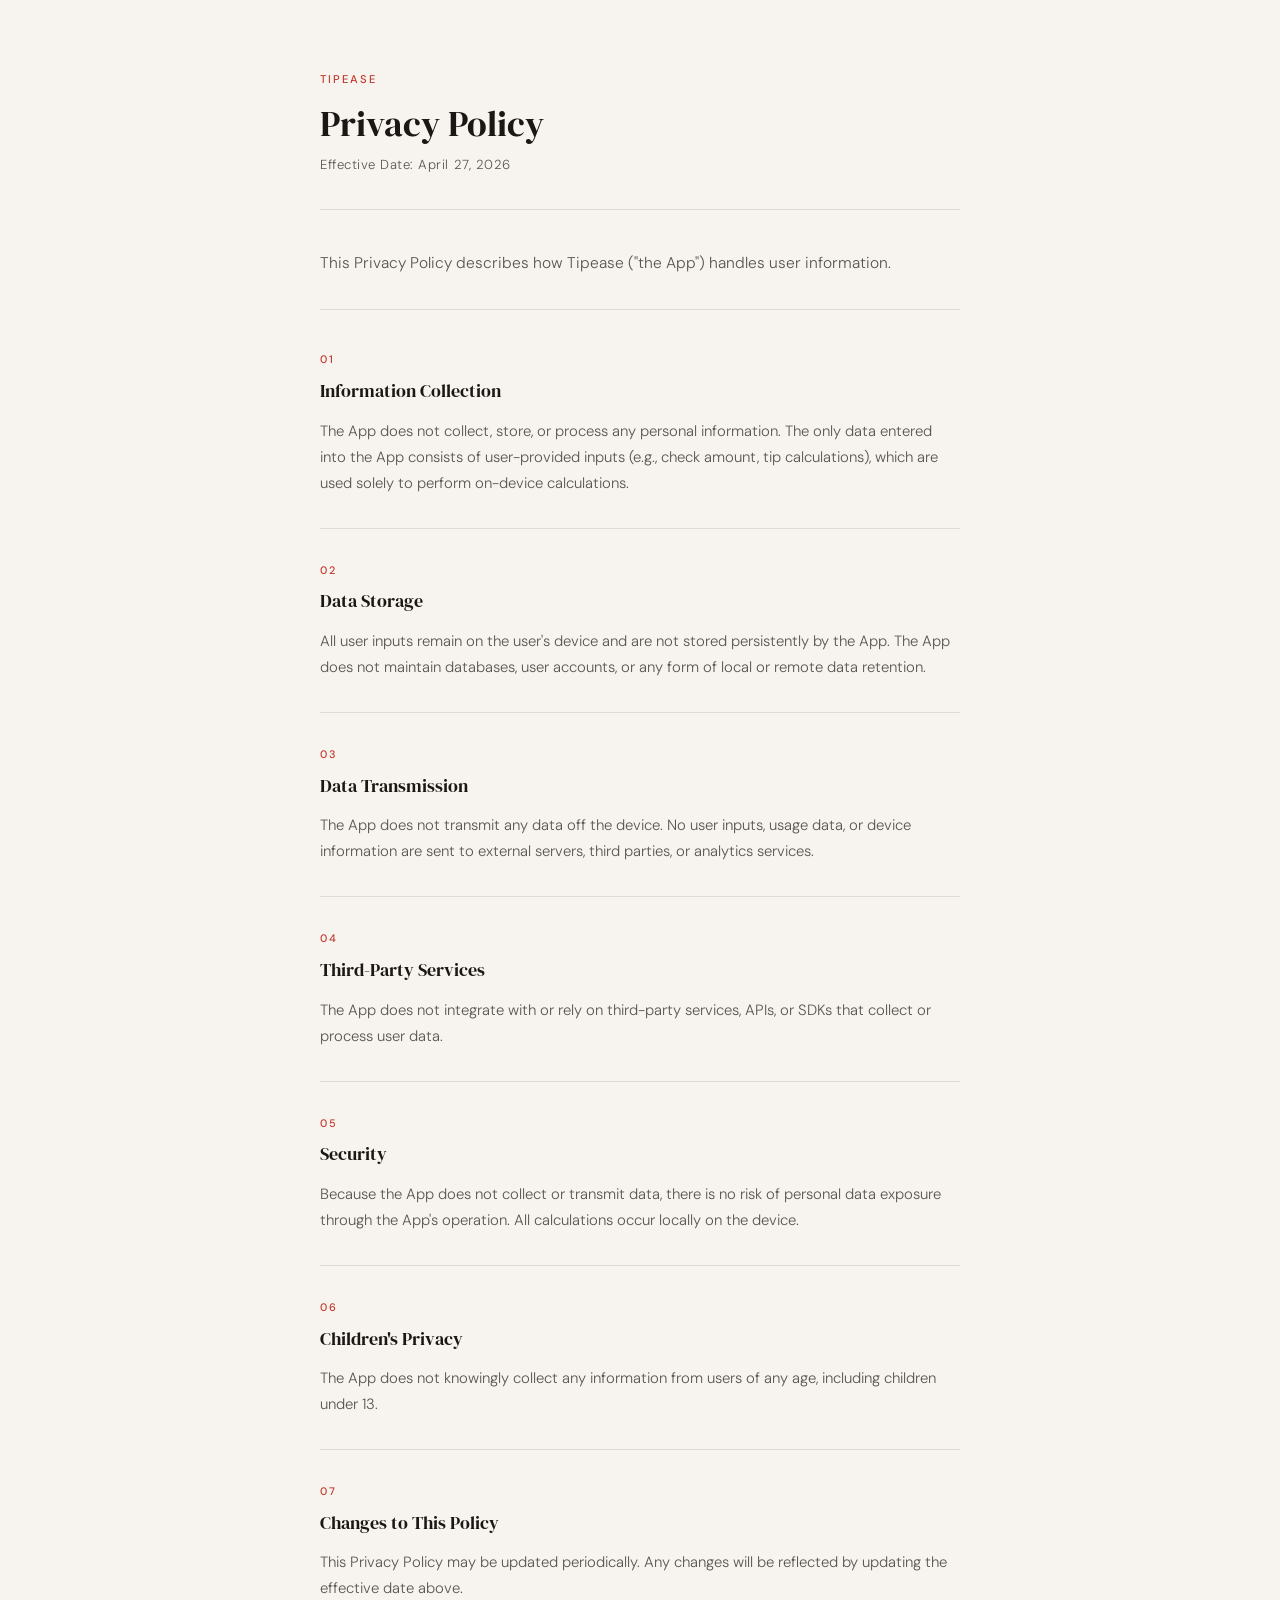
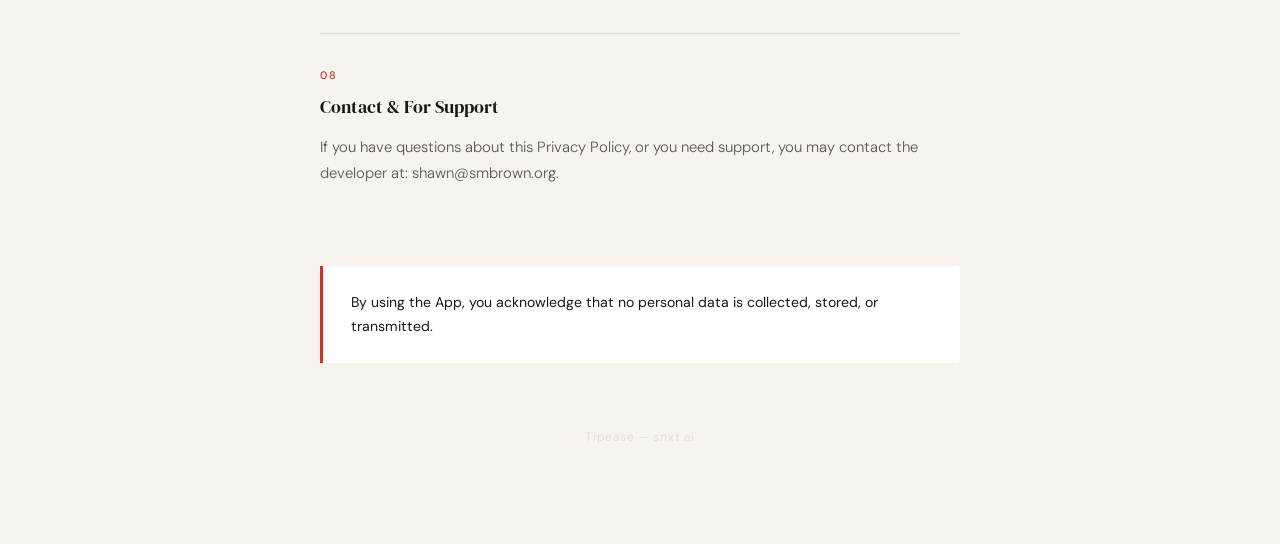
<file: tipease-privacy.html>
<!DOCTYPE html>
<html lang="en">
<head>
  <meta charset="UTF-8" />
  <meta name="viewport" content="width=device-width, initial-scale=1.0" />
  <title>Privacy Policy – Tipease</title>
  <link href="https://fonts.googleapis.com/css2?family=DM+Serif+Display&family=DM+Sans:wght@300;400;500&display=swap" rel="stylesheet" />
  <style>
    *, *::before, *::after { box-sizing: border-box; margin: 0; padding: 0; }

    :root {
      --cream: #f7f4ef;
      --ink: #1a1714;
      --ink-light: #5a5550;
      --red: #c0392b;
      --rule: #e0dbd3;
    }

    html { font-size: 16px; }

    body {
      background-color: var(--cream);
      color: var(--ink);
      font-family: 'DM Sans', sans-serif;
      font-weight: 300;
      line-height: 1.75;
      padding: 4rem 1.5rem 6rem;
    }

    .wrapper {
      max-width: 640px;
      margin: 0 auto;
    }

    header {
      border-bottom: 1px solid var(--rule);
      padding-bottom: 2rem;
      margin-bottom: 2.5rem;
    }

    .app-label {
      display: inline-block;
      font-size: 0.7rem;
      font-weight: 500;
      letter-spacing: 0.18em;
      text-transform: uppercase;
      color: var(--red);
      margin-bottom: 0.75rem;
    }

    h1 {
      font-family: 'DM Serif Display', serif;
      font-size: 2.25rem;
      font-weight: 400;
      line-height: 1.2;
      color: var(--ink);
    }

    .effective-date {
      margin-top: 0.6rem;
      font-size: 0.82rem;
      color: var(--ink-light);
      letter-spacing: 0.04em;
    }

    .intro {
      font-size: 0.97rem;
      color: var(--ink-light);
      margin-bottom: 2.5rem;
      padding-bottom: 2rem;
      border-bottom: 1px solid var(--rule);
    }

    section {
      margin-bottom: 2rem;
      padding-bottom: 2rem;
      border-bottom: 1px solid var(--rule);
    }

    section:last-of-type {
      border-bottom: none;
    }

    .section-num {
      font-size: 0.68rem;
      font-weight: 500;
      letter-spacing: 0.15em;
      text-transform: uppercase;
      color: var(--red);
      margin-bottom: 0.35rem;
    }

    h2 {
      font-family: 'DM Serif Display', serif;
      font-size: 1.15rem;
      font-weight: 400;
      color: var(--ink);
      margin-bottom: 0.65rem;
    }

    p {
      font-size: 0.93rem;
      color: var(--ink-light);
    }

    .acknowledgment {
      margin-top: 3rem;
      padding: 1.5rem 1.75rem;
      background: white;
      border-left: 3px solid var(--red);
      border-radius: 0 4px 4px 0;
    }

    .acknowledgment p {
      font-size: 0.88rem;
      color: var(--ink);
      font-weight: 400;
    }

    footer {
      margin-top: 4rem;
      text-align: center;
      font-size: 0.75rem;
      color: var(--rule);
      letter-spacing: 0.08em;
    }
  </style>
</head>
<body>
  <div class="wrapper">

    <header>
      <span class="app-label">Tipease</span>
      <h1>Privacy Policy</h1>
      <p class="effective-date">Effective Date: April 27, 2026</p>
    </header>

    <p class="intro">
      This Privacy Policy describes how Tipease ("the App") handles user information.
    </p>

    <section>
      <p class="section-num">01</p>
      <h2>Information Collection</h2>
      <p>The App does not collect, store, or process any personal information. The only data entered into the App consists of user-provided inputs (e.g., check amount, tip calculations), which are used solely to perform on-device calculations.</p>
    </section>

    <section>
      <p class="section-num">02</p>
      <h2>Data Storage</h2>
      <p>All user inputs remain on the user's device and are not stored persistently by the App. The App does not maintain databases, user accounts, or any form of local or remote data retention.</p>
    </section>

    <section>
      <p class="section-num">03</p>
      <h2>Data Transmission</h2>
      <p>The App does not transmit any data off the device. No user inputs, usage data, or device information are sent to external servers, third parties, or analytics services.</p>
    </section>

    <section>
      <p class="section-num">04</p>
      <h2>Third-Party Services</h2>
      <p>The App does not integrate with or rely on third-party services, APIs, or SDKs that collect or process user data.</p>
    </section>

    <section>
      <p class="section-num">05</p>
      <h2>Security</h2>
      <p>Because the App does not collect or transmit data, there is no risk of personal data exposure through the App's operation. All calculations occur locally on the device.</p>
    </section>

    <section>
      <p class="section-num">06</p>
      <h2>Children's Privacy</h2>
      <p>The App does not knowingly collect any information from users of any age, including children under 13.</p>
    </section>

    <section>
      <p class="section-num">07</p>
      <h2>Changes to This Policy</h2>
      <p>This Privacy Policy may be updated periodically. Any changes will be reflected by updating the effective date above.</p>
    </section>

    <section>
      <p class="section-num">08</p>
      <h2>Contact & For Support</h2>
      <p>If you have questions about this Privacy Policy, or you need support, you may contact the developer at: shawn@smbrown.org.</p>
    </section>

    <div class="acknowledgment">
      <p>By using the App, you acknowledge that no personal data is collected, stored, or transmitted.</p>
    </div>

    <footer>Tipease &mdash; snxt.ai</footer>

  </div>
</body>
</html>
</file>
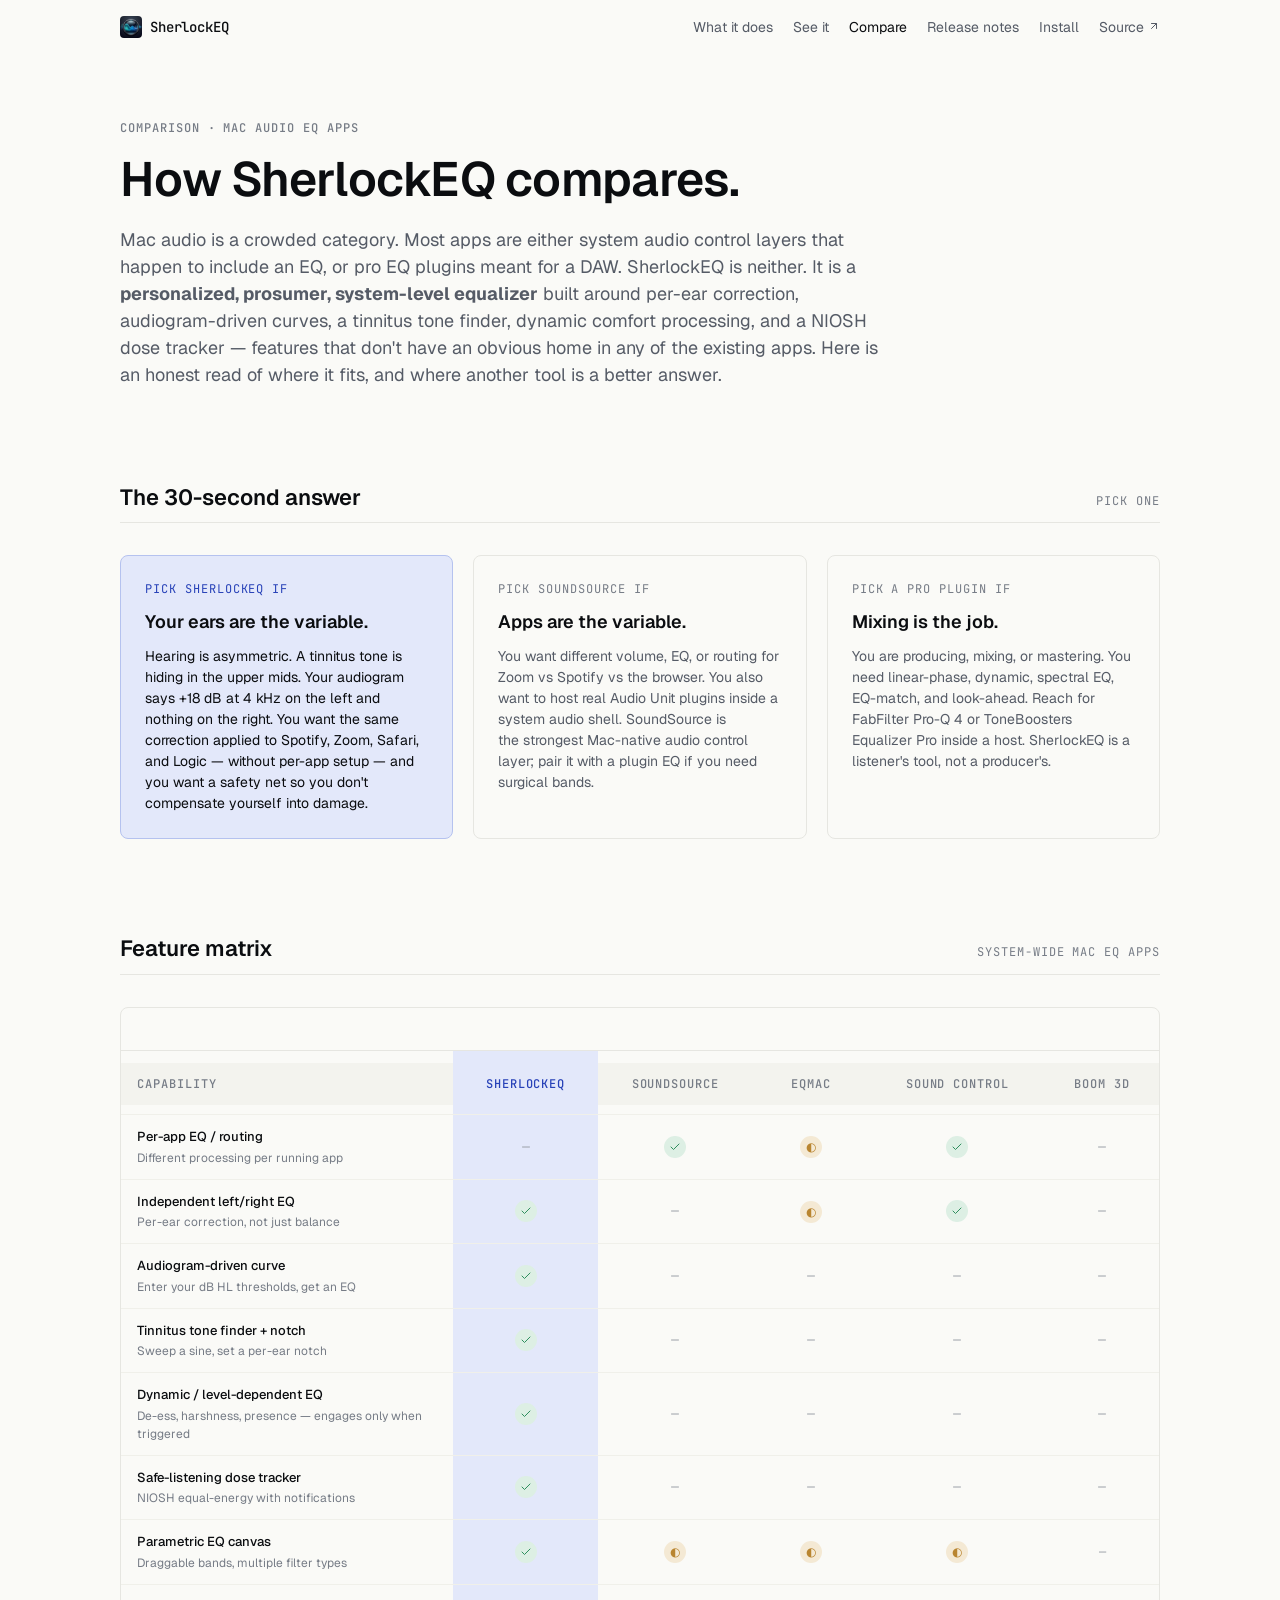
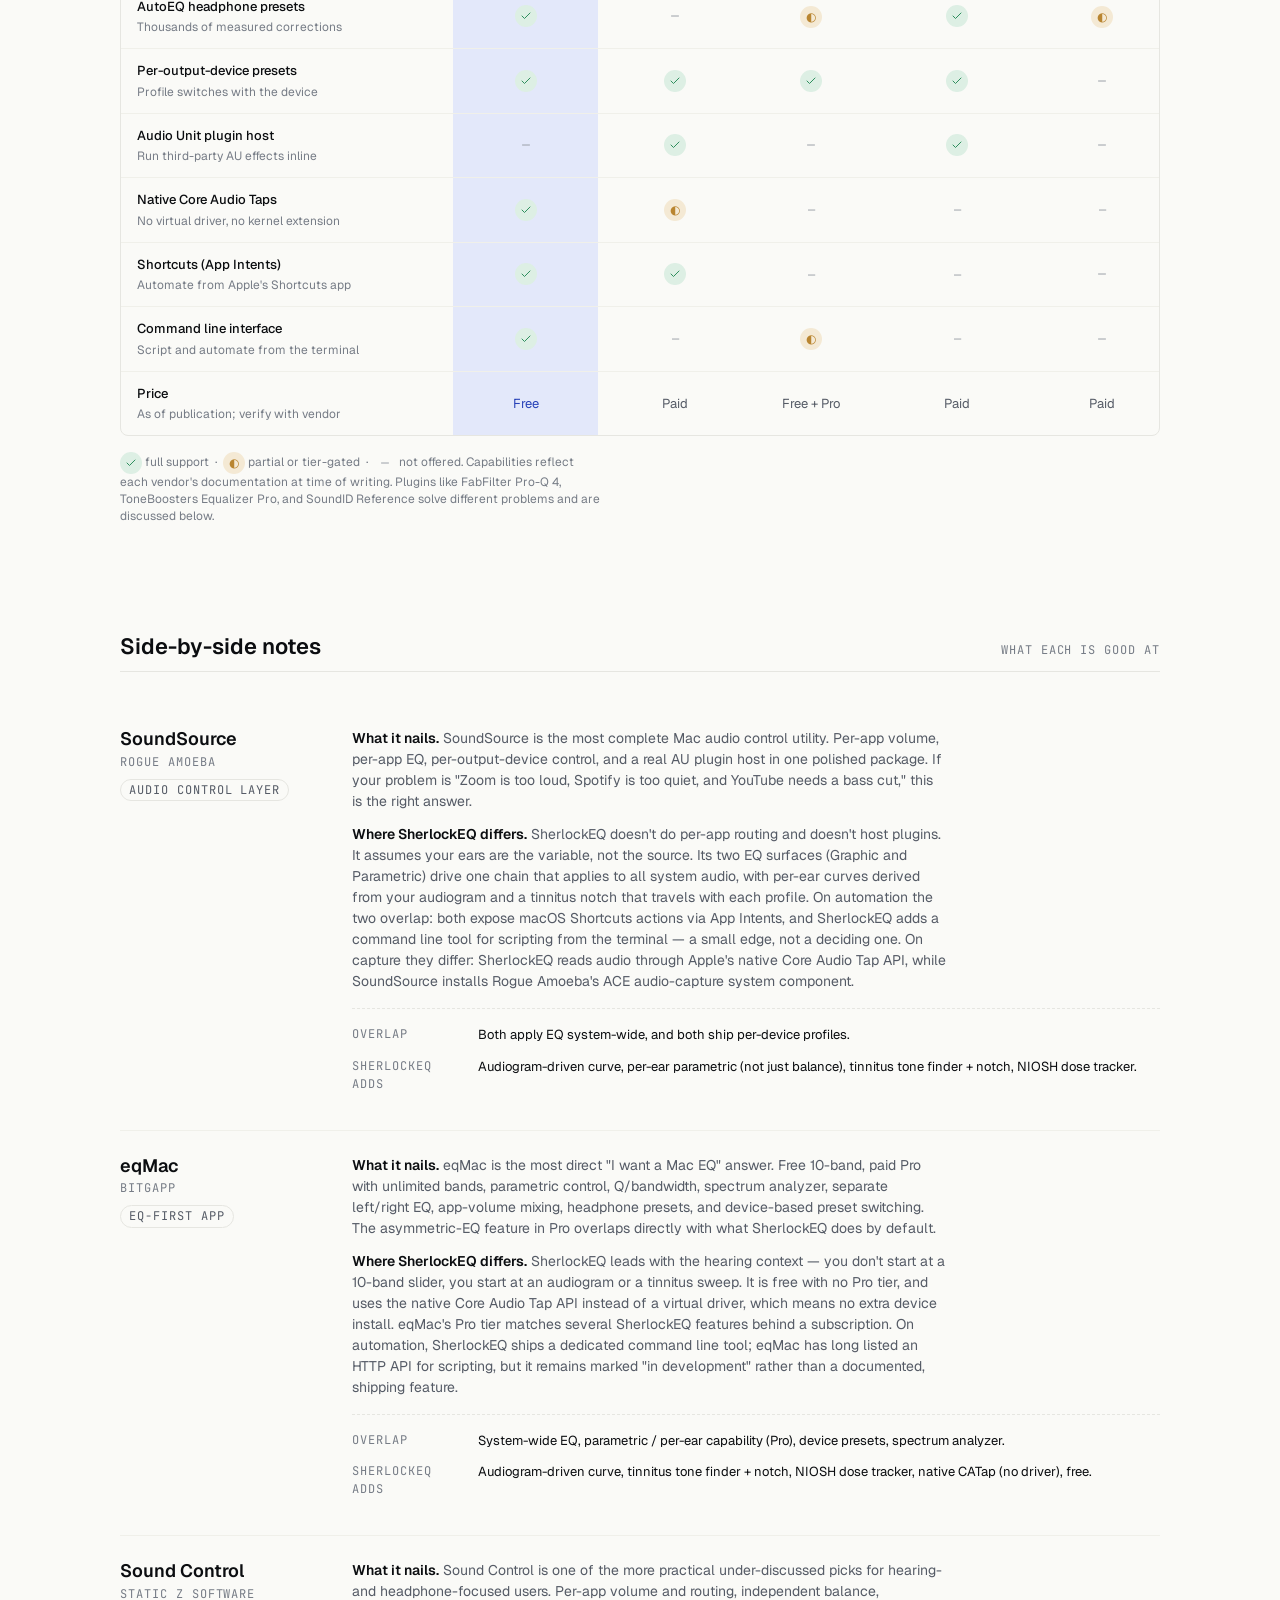
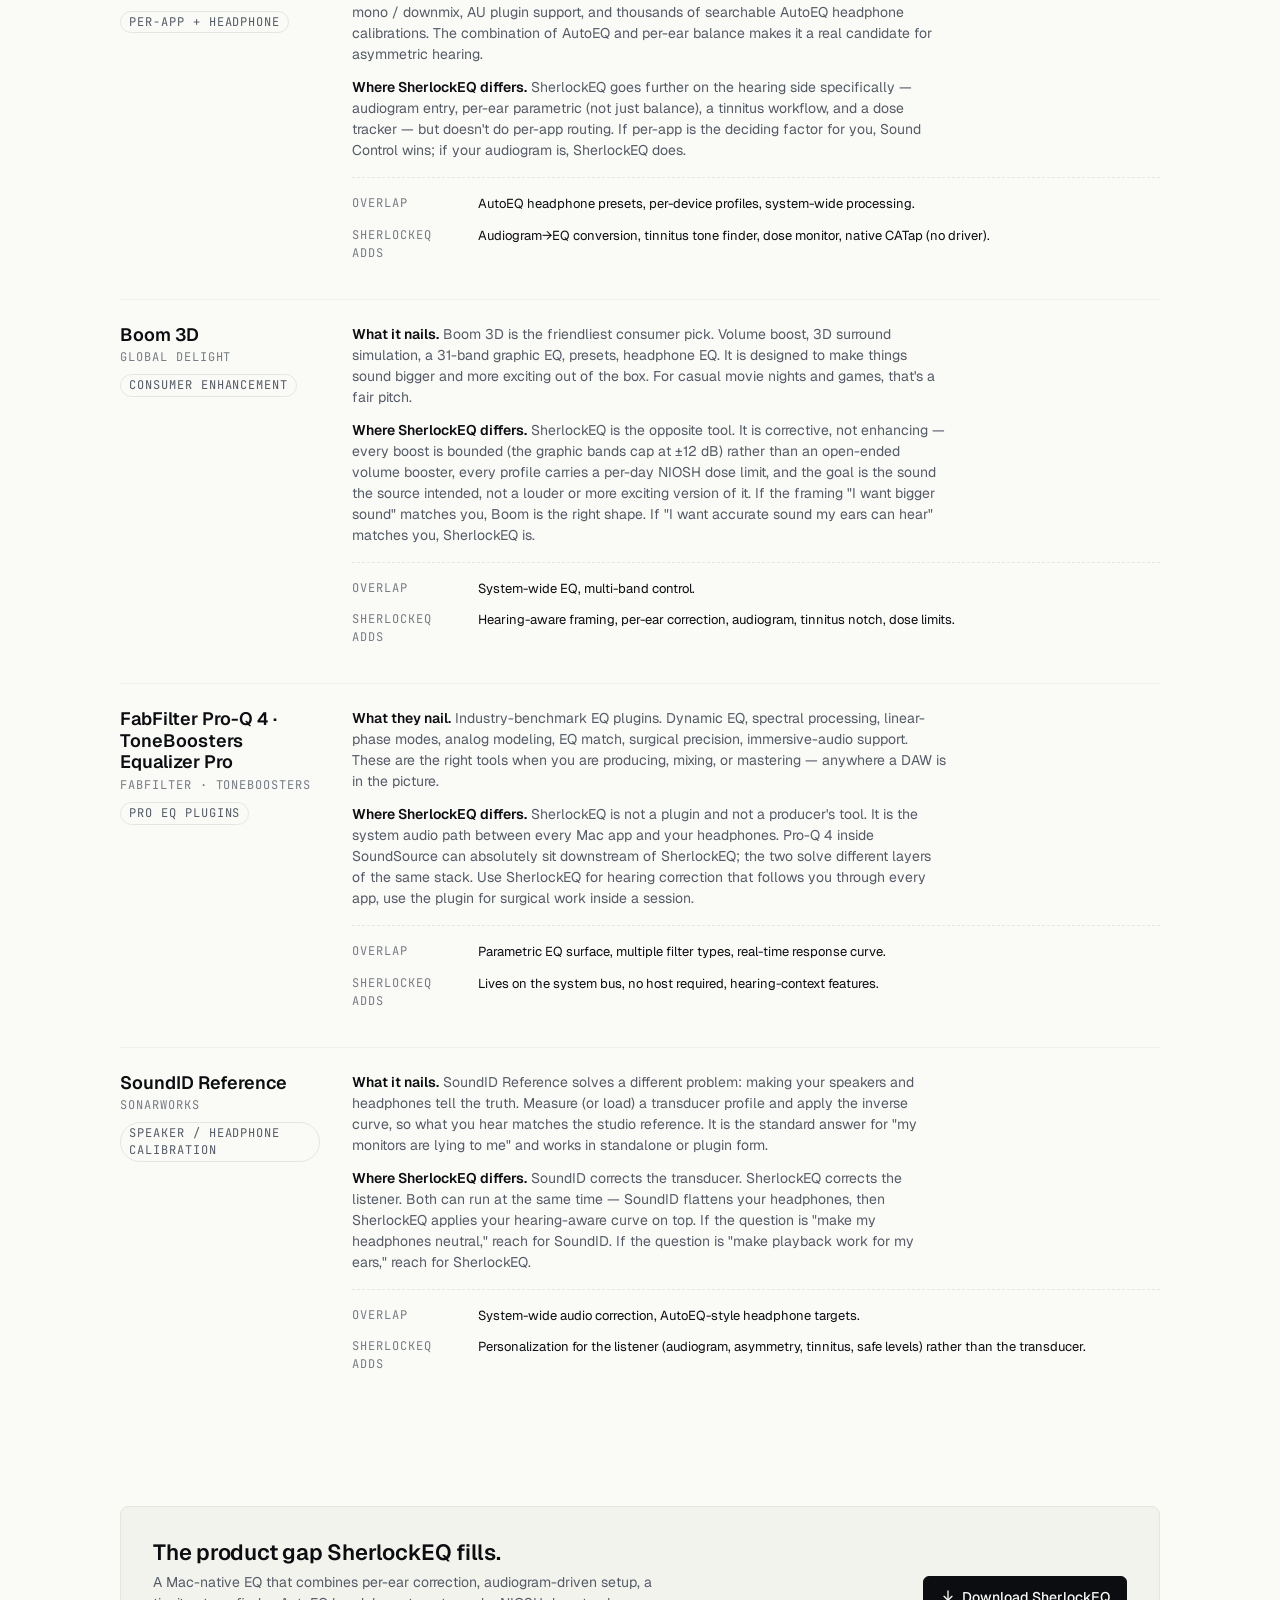
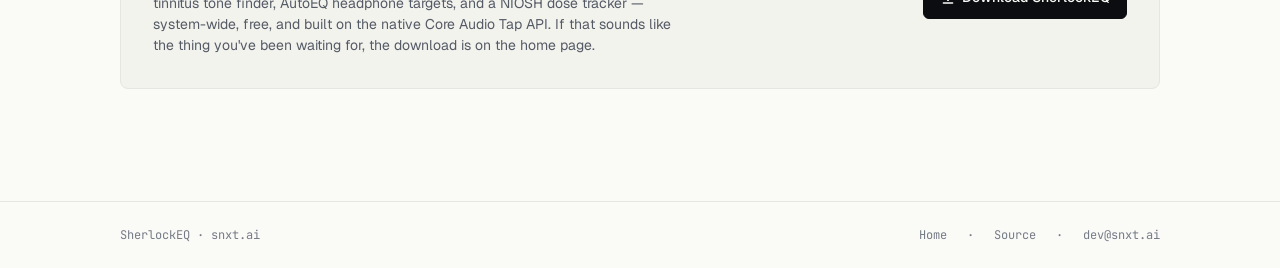
<file: SherlockEQ/compare.html>
<!doctype html>
<html lang="en">
<head>
  <meta charset="utf-8" />
  <meta name="viewport" content="width=device-width, initial-scale=1" />
  <title>SherlockEQ — how it compares to other Mac EQ apps</title>
  <meta name="description" content="Honest, side-by-side notes on SherlockEQ vs SoundSource, eqMac, Sound Control, Boom 3D, SoundID Reference, and pro EQ plugins. Where SherlockEQ fits, and where another tool is a better answer." />

  <link rel="icon" type="image/svg+xml" href="assets/favicon.svg" />
  <link rel="stylesheet" href="colors_and_type.css" />

  <style>
    :root {
      --container: 1040px;
      --gutter: 32px;

      /* Primary button inverts with the theme — see index.html. Hardcoding
         --ink as the background made it identical to the page background in
         dark mode (--bg-1 is --ink there), so the CTA vanished. */
      --btn-primary-bg:    var(--ink);
      --btn-primary-fg:    var(--paper);
      --btn-primary-hover: var(--gray-800);
    }

    [data-theme="dark"] {
      --btn-primary-bg:    var(--paper);
      --btn-primary-fg:    var(--ink);
      --btn-primary-hover: var(--gray-200);
    }

    @media (prefers-color-scheme: dark) {
      :root:not([data-theme="light"]) {
        --btn-primary-bg:    var(--paper);
        --btn-primary-fg:    var(--ink);
        --btn-primary-hover: var(--gray-200);
      }
    }

    body { margin: 0; }

    :root { --nav-h: 55px; }
    html {
      scroll-behavior: smooth;
      scroll-padding-top: var(--nav-h);
    }
    @media (prefers-reduced-motion: reduce) {
      html { scroll-behavior: auto; }
    }

    .container {
      max-width: var(--container);
      margin: 0 auto;
      padding-left: var(--gutter);
      padding-right: var(--gutter);
    }

    /* ---- Nav ---------------------------------------------------------- */
    /* Sticky top bar: transparent at the top, frosted with a hairline
       once the reader scrolls. */
    header.nav {
      position: sticky;
      top: 0;
      z-index: var(--z-sticky);
      padding-top: var(--s-6);
      padding-bottom: var(--s-6);
      border-bottom: 1px solid transparent;
      transition:
        background-color var(--dur-std) var(--ease-standard),
        border-color var(--dur-std) var(--ease-standard);
    }
    header.nav.scrolled {
      background: color-mix(in srgb, var(--bg-1) 85%, transparent);
      backdrop-filter: blur(12px);
      -webkit-backdrop-filter: blur(12px);
      border-bottom-color: var(--line);
    }
    .nav-inner {
      display: flex;
      align-items: center;
      gap: var(--s-7);
    }
    .nav-mark {
      display: inline-flex;
      align-items: center;
      gap: var(--s-4);
      text-decoration: none;
      color: var(--fg-1);
    }
    .nav-mark img { width: 22px; height: 22px; border-radius: var(--r-sm); }
    .nav-mark .name {
      font-family: var(--font-mono);
      font-size: var(--fs-14);
      font-weight: var(--w-medium);
      letter-spacing: -0.01em;
    }
    .nav-spacer { flex: 1; }
    .nav-links {
      display: flex;
      gap: var(--s-7);
      font-size: var(--fs-14);
    }
    .nav-links a {
      color: var(--fg-2);
      text-decoration: none;
    }
    .nav-links a[aria-current="page"] { color: var(--fg-1); }
    .nav-links a:hover { color: var(--fg-1); text-decoration: underline; text-underline-offset: 3px; }

    /* ---- Hero --------------------------------------------------------- */
    section.hero {
      padding-top: var(--s-12);
      padding-bottom: var(--s-11);
    }
    .hero h1 {
      font-size: var(--fs-48);
      font-weight: var(--w-semibold);
      line-height: 1.1;
      letter-spacing: -0.015em;
      margin: var(--s-6) 0 var(--s-7);
      text-wrap: balance;
      max-width: 20ch;
    }
    .hero p.lede {
      font-size: var(--fs-18);
      color: var(--fg-2);
      line-height: var(--lh-body);
      max-width: 64ch;
      margin: 0;
    }

    /* ---- Section header ---------------------------------------------- */
    section { padding-top: var(--s-11); padding-bottom: var(--s-11); }
    .section-head {
      display: flex;
      align-items: baseline;
      gap: var(--s-7);
      border-bottom: 1px solid var(--line);
      padding-bottom: var(--s-5);
      margin-bottom: var(--s-9);
    }
    .section-head h2 {
      font-size: var(--fs-22);
      font-weight: var(--w-semibold);
      margin: 0;
      letter-spacing: var(--ls-normal);
    }
    .section-head .index {
      font-family: var(--font-mono);
      font-size: var(--fs-12);
      color: var(--fg-3);
      text-transform: uppercase;
      letter-spacing: var(--ls-label);
    }

    /* ---- Pick-this-if cards ------------------------------------------ */
    .picks {
      display: grid;
      grid-template-columns: repeat(3, 1fr);
      gap: var(--s-7);
    }
    .pick {
      background: var(--bg-1);
      border: 1px solid var(--line);
      border-radius: var(--r-lg);
      padding: var(--s-8);
      display: flex;
      flex-direction: column;
      gap: var(--s-5);
    }
    .pick.is-self {
      border-color: var(--signal-line);
      background: var(--signal-soft);
    }
    .pick .key {
      font-family: var(--font-mono);
      font-size: var(--fs-12);
      color: var(--fg-3);
      text-transform: uppercase;
      letter-spacing: var(--ls-label);
    }
    .pick.is-self .key { color: var(--signal-ink); }
    .pick h3 {
      font-size: var(--fs-18);
      font-weight: var(--w-semibold);
      letter-spacing: var(--ls-normal);
      margin: 0;
      line-height: var(--lh-snug);
    }
    .pick p {
      font-size: var(--fs-14);
      color: var(--fg-2);
      line-height: var(--lh-body);
      margin: 0;
    }
    .pick.is-self p { color: var(--fg-1); }

    /* ---- Matrix table ------------------------------------------------- */
    .matrix-wrap {
      overflow-x: auto;
      border: 1px solid var(--line);
      border-radius: var(--r-lg);
      background: var(--bg-1);
    }
    table.matrix {
      width: 100%;
      border-collapse: collapse;
      font-size: var(--fs-13);
      min-width: 760px;
    }
    table.matrix th,
    table.matrix td {
      padding: var(--s-5) var(--s-6);
      text-align: left;
      vertical-align: middle;
      border-bottom: 1px solid var(--line-soft);
    }
    table.matrix thead th {
      font-family: var(--font-mono);
      font-size: var(--fs-12);
      font-weight: var(--w-medium);
      color: var(--fg-3);
      text-transform: uppercase;
      letter-spacing: var(--ls-label);
      text-align: center;
      border-bottom: 1px solid var(--line);
      background: var(--bg-2);
      position: sticky;
      /* Pin below the sticky nav, not under it. */
      top: var(--nav-h);
    }
    table.matrix thead th.row-head {
      text-align: left;
      width: 32%;
    }
    table.matrix thead th.is-self {
      color: var(--signal-ink);
      background: var(--signal-soft);
    }
    table.matrix tbody td {
      text-align: center;
      color: var(--fg-2);
    }
    table.matrix tbody td.row-head {
      text-align: left;
      color: var(--fg-1);
      font-weight: var(--w-medium);
    }
    table.matrix tbody td.row-head .sub {
      display: block;
      font-family: var(--font-sans);
      font-size: var(--fs-12);
      color: var(--fg-3);
      font-weight: var(--w-regular);
      margin-top: 2px;
    }
    table.matrix tbody td.is-self {
      background: var(--signal-soft);
      color: var(--signal-ink);
    }
    table.matrix tbody tr:last-child td { border-bottom: 0; }

    .mark {
      display: inline-flex;
      align-items: center;
      justify-content: center;
      width: 22px; height: 22px;
      border-radius: 999px;
      font-family: var(--font-mono);
      font-size: var(--fs-12);
      line-height: 1;
    }
    .mark.yes  { background: var(--ok-soft);   color: var(--ok); }
    .mark.no   { background: transparent;       color: var(--fg-4); }
    .mark.part { background: var(--warn-soft); color: var(--warn); }
    .mark svg { width: 12px; height: 12px; }

    .matrix-note {
      display: block;
      font-size: var(--fs-12);
      color: var(--fg-3);
      margin-top: 4px;
      line-height: var(--lh-ui);
    }

    /* ---- Side-by-side product notes ----------------------------------- */
    .product {
      padding: var(--s-8) 0;
      border-bottom: 1px solid var(--line-soft);
      display: grid;
      grid-template-columns: 200px 1fr;
      gap: var(--s-9);
      align-items: start;
    }
    .product:last-child { border-bottom: 0; }
    .product .meta {
      font-family: var(--font-mono);
      font-size: var(--fs-12);
      color: var(--fg-3);
      text-transform: uppercase;
      letter-spacing: var(--ls-label);
      line-height: var(--lh-ui);
    }
    .product .meta .name {
      display: block;
      font-family: var(--font-sans);
      font-size: var(--fs-18);
      color: var(--fg-1);
      text-transform: none;
      letter-spacing: var(--ls-normal);
      font-weight: var(--w-semibold);
      margin-bottom: var(--s-2);
      line-height: var(--lh-tight);
    }
    .product .meta .vendor {
      display: block;
      font-size: var(--fs-12);
      color: var(--fg-3);
      margin-bottom: var(--s-4);
    }
    .product .meta .tag {
      display: inline-block;
      padding: 2px 8px;
      border: 1px solid var(--line);
      border-radius: var(--r-pill);
      color: var(--fg-2);
      font-size: var(--fs-12);
    }
    .product .body p {
      font-size: var(--fs-14);
      color: var(--fg-2);
      line-height: var(--lh-body);
      margin: 0 0 var(--s-5);
      max-width: 66ch;
    }
    .product .body p:last-child { margin-bottom: 0; }
    .product .body p strong { color: var(--fg-1); font-weight: var(--w-semibold); }
    .product .overlap {
      display: grid;
      grid-template-columns: 110px 1fr;
      gap: var(--s-5) var(--s-6);
      font-size: var(--fs-13);
      line-height: var(--lh-body);
      margin-top: var(--s-6);
      padding-top: var(--s-6);
      border-top: 1px dashed var(--line);
    }
    .product .overlap dt {
      font-family: var(--font-mono);
      font-size: var(--fs-12);
      color: var(--fg-3);
      text-transform: uppercase;
      letter-spacing: var(--ls-label);
    }
    .product .overlap dd { margin: 0; color: var(--fg-1); }

    /* ---- Honest "use something else" --------------------------------- */
    .else {
      display: grid;
      grid-template-columns: repeat(2, 1fr);
      gap: var(--s-7);
    }
    .else-card {
      background: var(--bg-2);
      border: 1px solid var(--line);
      border-radius: var(--r-lg);
      padding: var(--s-7);
    }
    .else-card .key {
      font-family: var(--font-mono);
      font-size: var(--fs-12);
      color: var(--fg-3);
      text-transform: uppercase;
      letter-spacing: var(--ls-label);
      margin-bottom: var(--s-3);
    }
    .else-card h3 {
      font-size: var(--fs-16);
      font-weight: var(--w-medium);
      margin: 0 0 var(--s-3);
      letter-spacing: var(--ls-normal);
    }
    .else-card p {
      font-size: var(--fs-14);
      color: var(--fg-2);
      margin: 0;
      line-height: var(--lh-body);
    }
    .else-card .pick-link {
      display: inline-block;
      margin-top: var(--s-5);
      font-family: var(--font-mono);
      font-size: var(--fs-12);
      color: var(--signal);
      text-transform: uppercase;
      letter-spacing: var(--ls-label);
    }

    /* ---- Closing CTA -------------------------------------------------- */
    .closing {
      background: var(--bg-2);
      border: 1px solid var(--line);
      border-radius: var(--r-lg);
      padding: var(--s-9);
      display: grid;
      grid-template-columns: 1fr auto;
      gap: var(--s-9);
      align-items: center;
    }
    .closing h3 {
      font-size: var(--fs-22);
      font-weight: var(--w-semibold);
      letter-spacing: var(--ls-tight);
      margin: 0 0 var(--s-3);
    }
    .closing p {
      font-size: var(--fs-14);
      color: var(--fg-2);
      max-width: 60ch;
      margin: 0;
      line-height: var(--lh-body);
    }
    .btn {
      display: inline-flex;
      align-items: center;
      gap: var(--s-3);
      font-family: var(--font-sans);
      font-size: var(--fs-14);
      font-weight: var(--w-medium);
      padding: 10px 16px;
      border-radius: var(--r-md);
      text-decoration: none;
      border: 1px solid transparent;
      transition: background-color var(--dur-std) var(--ease-standard);
    }
    .btn-primary {
      background: var(--btn-primary-bg);
      color: var(--btn-primary-fg);
      border-color: var(--btn-primary-bg);
    }
    .btn-primary:hover {
      background: var(--btn-primary-hover);
      border-color: var(--btn-primary-hover);
      text-decoration: none;
    }

    /* ---- Footer ------------------------------------------------------- */
    footer.site-footer {
      border-top: 1px solid var(--line);
      margin-top: var(--s-12);
      padding: var(--s-8) 0;
    }
    .footer-inner {
      display: flex;
      align-items: center;
      gap: var(--s-7);
      font-family: var(--font-mono);
      font-size: var(--fs-12);
      color: var(--fg-3);
    }
    .footer-inner a { color: var(--fg-3); text-decoration: none; }
    .footer-inner a:hover { color: var(--fg-1); text-decoration: underline; text-underline-offset: 3px; }
    .footer-spacer { flex: 1; }

    /* ---- Responsive --------------------------------------------------- */
    @media (max-width: 880px) {
      .picks { grid-template-columns: 1fr; }
      .else { grid-template-columns: 1fr; }
      .product { grid-template-columns: 1fr; gap: var(--s-5); }
      .closing { grid-template-columns: 1fr; }
      .product .overlap { grid-template-columns: 1fr; gap: var(--s-2) 0; }
      .product .overlap dt { margin-top: var(--s-3); }
    }
    @media (max-width: 720px) {
      .hero h1 { font-size: var(--fs-36); }
    }
  </style>
</head>
<body>

  <header class="nav">
    <div class="container nav-inner">
      <a class="nav-mark" href="index.html">
        <img src="assets/sherlockeq-mark.png" alt="" />
        <span class="name">SherlockEQ</span>
      </a>
      <div class="nav-spacer"></div>
      <nav class="nav-links">
        <a href="index.html#what">What it does</a>
        <a href="index.html#screenshots">See it</a>
        <a href="compare.html" aria-current="page">Compare</a>
        <a href="release-notes.html">Release notes</a>
        <a href="index.html#install">Install</a>
        <a href="https://github.com/smbrownai/SherlockEQ">Source <svg style="width:12px;height:12px" viewBox="0 0 24 24" fill="none" stroke="currentColor" stroke-width="2" stroke-linecap="round" stroke-linejoin="round" aria-hidden="true" focusable="false"><path d="M7 7h10v10"/><path d="M7 17 17 7"/></svg></a>
      </nav>
    </div>
  </header>

  <!-- =================================================================
       Hero
       ================================================================= -->
  <section class="hero">
    <div class="container">
      <div class="eyebrow">COMPARISON · MAC AUDIO EQ APPS</div>
      <h1>How SherlockEQ compares.</h1>
      <p class="lede">
        Mac audio is a crowded category. Most apps are either system audio control layers that happen to include an EQ, or pro EQ plugins meant for a DAW. SherlockEQ is neither. It is a <strong>personalized, prosumer, system-level equalizer</strong> built around per-ear correction, audiogram-driven curves, a tinnitus tone finder, dynamic comfort processing, and a NIOSH dose tracker — features that don't have an obvious home in any of the existing apps. Here is an honest read of where it fits, and where another tool is a better answer.
      </p>
    </div>
  </section>

  <!-- =================================================================
       Quick orientation — pick this if
       ================================================================= -->
  <section id="orient">
    <div class="container">
      <div class="section-head">
        <h2>The 30-second answer</h2>
        <div class="nav-spacer"></div>
        <span class="index">PICK ONE</span>
      </div>

      <div class="picks">
        <div class="pick is-self">
          <div class="key">PICK SHERLOCKEQ IF</div>
          <h3>Your ears are the variable.</h3>
          <p>Hearing is asymmetric. A tinnitus tone is hiding in the upper mids. Your audiogram says +18 dB at 4 kHz on the left and nothing on the right. You want the same correction applied to Spotify, Zoom, Safari, and Logic — without per-app setup — and you want a safety net so you don't compensate yourself into damage.</p>
        </div>
        <div class="pick">
          <div class="key">PICK SOUNDSOURCE IF</div>
          <h3>Apps are the variable.</h3>
          <p>You want different volume, EQ, or routing for Zoom vs Spotify vs the browser. You also want to host real Audio Unit plugins inside a system audio shell. SoundSource is the strongest Mac-native audio control layer; pair it with a plugin EQ if you need surgical bands.</p>
        </div>
        <div class="pick">
          <div class="key">PICK A PRO PLUGIN IF</div>
          <h3>Mixing is the job.</h3>
          <p>You are producing, mixing, or mastering. You need linear-phase, dynamic, spectral EQ, EQ-match, and look-ahead. Reach for FabFilter Pro-Q 4 or ToneBoosters Equalizer Pro inside a host. SherlockEQ is a listener's tool, not a producer's.</p>
        </div>
      </div>
    </div>
  </section>

  <!-- =================================================================
       Feature matrix
       ================================================================= -->
  <section id="matrix">
    <div class="container">
      <div class="section-head">
        <h2>Feature matrix</h2>
        <div class="nav-spacer"></div>
        <span class="index">SYSTEM-WIDE MAC EQ APPS</span>
      </div>

      <div class="matrix-wrap">
        <table class="matrix" aria-label="Comparison of system-wide Mac equalizer apps">
          <thead>
            <tr>
              <th class="row-head" scope="col">Capability</th>
              <th class="is-self" scope="col">SherlockEQ</th>
              <th scope="col">SoundSource</th>
              <th scope="col">eqMac</th>
              <th scope="col">Sound Control</th>
              <th scope="col">Boom 3D</th>
            </tr>
          </thead>
          <tbody>
            <tr>
              <td class="row-head">System-wide EQ
                <span class="sub">Applies to all Mac audio</span>
              </td>
              <td class="is-self"><span class="mark yes"><svg viewBox="0 0 24 24" fill="none" stroke="currentColor" stroke-width="2" stroke-linecap="round" stroke-linejoin="round" aria-hidden="true" focusable="false"><path d="M20 6 9 17l-5-5"/></svg></span></td>
              <td><span class="mark yes"><svg viewBox="0 0 24 24" fill="none" stroke="currentColor" stroke-width="2" stroke-linecap="round" stroke-linejoin="round" aria-hidden="true" focusable="false"><path d="M20 6 9 17l-5-5"/></svg></span></td>
              <td><span class="mark yes"><svg viewBox="0 0 24 24" fill="none" stroke="currentColor" stroke-width="2" stroke-linecap="round" stroke-linejoin="round" aria-hidden="true" focusable="false"><path d="M20 6 9 17l-5-5"/></svg></span></td>
              <td><span class="mark yes"><svg viewBox="0 0 24 24" fill="none" stroke="currentColor" stroke-width="2" stroke-linecap="round" stroke-linejoin="round" aria-hidden="true" focusable="false"><path d="M20 6 9 17l-5-5"/></svg></span></td>
              <td><span class="mark yes"><svg viewBox="0 0 24 24" fill="none" stroke="currentColor" stroke-width="2" stroke-linecap="round" stroke-linejoin="round" aria-hidden="true" focusable="false"><path d="M20 6 9 17l-5-5"/></svg></span></td>
            </tr>
            <tr>
              <td class="row-head">Per-app EQ / routing
                <span class="sub">Different processing per running app</span>
              </td>
              <td class="is-self"><span class="mark no"><svg viewBox="0 0 24 24" fill="none" stroke="currentColor" stroke-width="2" stroke-linecap="round" stroke-linejoin="round" aria-hidden="true" focusable="false"><path d="M5 12h14"/></svg></span></td>
              <td><span class="mark yes"><svg viewBox="0 0 24 24" fill="none" stroke="currentColor" stroke-width="2" stroke-linecap="round" stroke-linejoin="round" aria-hidden="true" focusable="false"><path d="M20 6 9 17l-5-5"/></svg></span></td>
              <td><span class="mark part" title="App-volume mixing in Pro tier">◐</span></td>
              <td><span class="mark yes"><svg viewBox="0 0 24 24" fill="none" stroke="currentColor" stroke-width="2" stroke-linecap="round" stroke-linejoin="round" aria-hidden="true" focusable="false"><path d="M20 6 9 17l-5-5"/></svg></span></td>
              <td><span class="mark no"><svg viewBox="0 0 24 24" fill="none" stroke="currentColor" stroke-width="2" stroke-linecap="round" stroke-linejoin="round" aria-hidden="true" focusable="false"><path d="M5 12h14"/></svg></span></td>
            </tr>
            <tr>
              <td class="row-head">Independent left/right EQ
                <span class="sub">Per-ear correction, not just balance</span>
              </td>
              <td class="is-self"><span class="mark yes"><svg viewBox="0 0 24 24" fill="none" stroke="currentColor" stroke-width="2" stroke-linecap="round" stroke-linejoin="round" aria-hidden="true" focusable="false"><path d="M20 6 9 17l-5-5"/></svg></span></td>
              <td><span class="mark no"><svg viewBox="0 0 24 24" fill="none" stroke="currentColor" stroke-width="2" stroke-linecap="round" stroke-linejoin="round" aria-hidden="true" focusable="false"><path d="M5 12h14"/></svg></span></td>
              <td><span class="mark part" title="Available in Pro tier">◐</span></td>
              <td><span class="mark yes"><svg viewBox="0 0 24 24" fill="none" stroke="currentColor" stroke-width="2" stroke-linecap="round" stroke-linejoin="round" aria-hidden="true" focusable="false"><path d="M20 6 9 17l-5-5"/></svg></span></td>
              <td><span class="mark no"><svg viewBox="0 0 24 24" fill="none" stroke="currentColor" stroke-width="2" stroke-linecap="round" stroke-linejoin="round" aria-hidden="true" focusable="false"><path d="M5 12h14"/></svg></span></td>
            </tr>
            <tr>
              <td class="row-head">Audiogram-driven curve
                <span class="sub">Enter your dB HL thresholds, get an EQ</span>
              </td>
              <td class="is-self"><span class="mark yes"><svg viewBox="0 0 24 24" fill="none" stroke="currentColor" stroke-width="2" stroke-linecap="round" stroke-linejoin="round" aria-hidden="true" focusable="false"><path d="M20 6 9 17l-5-5"/></svg></span></td>
              <td><span class="mark no"><svg viewBox="0 0 24 24" fill="none" stroke="currentColor" stroke-width="2" stroke-linecap="round" stroke-linejoin="round" aria-hidden="true" focusable="false"><path d="M5 12h14"/></svg></span></td>
              <td><span class="mark no"><svg viewBox="0 0 24 24" fill="none" stroke="currentColor" stroke-width="2" stroke-linecap="round" stroke-linejoin="round" aria-hidden="true" focusable="false"><path d="M5 12h14"/></svg></span></td>
              <td><span class="mark no"><svg viewBox="0 0 24 24" fill="none" stroke="currentColor" stroke-width="2" stroke-linecap="round" stroke-linejoin="round" aria-hidden="true" focusable="false"><path d="M5 12h14"/></svg></span></td>
              <td><span class="mark no"><svg viewBox="0 0 24 24" fill="none" stroke="currentColor" stroke-width="2" stroke-linecap="round" stroke-linejoin="round" aria-hidden="true" focusable="false"><path d="M5 12h14"/></svg></span></td>
            </tr>
            <tr>
              <td class="row-head">Tinnitus tone finder + notch
                <span class="sub">Sweep a sine, set a per-ear notch</span>
              </td>
              <td class="is-self"><span class="mark yes"><svg viewBox="0 0 24 24" fill="none" stroke="currentColor" stroke-width="2" stroke-linecap="round" stroke-linejoin="round" aria-hidden="true" focusable="false"><path d="M20 6 9 17l-5-5"/></svg></span></td>
              <td><span class="mark no"><svg viewBox="0 0 24 24" fill="none" stroke="currentColor" stroke-width="2" stroke-linecap="round" stroke-linejoin="round" aria-hidden="true" focusable="false"><path d="M5 12h14"/></svg></span></td>
              <td><span class="mark no"><svg viewBox="0 0 24 24" fill="none" stroke="currentColor" stroke-width="2" stroke-linecap="round" stroke-linejoin="round" aria-hidden="true" focusable="false"><path d="M5 12h14"/></svg></span></td>
              <td><span class="mark no"><svg viewBox="0 0 24 24" fill="none" stroke="currentColor" stroke-width="2" stroke-linecap="round" stroke-linejoin="round" aria-hidden="true" focusable="false"><path d="M5 12h14"/></svg></span></td>
              <td><span class="mark no"><svg viewBox="0 0 24 24" fill="none" stroke="currentColor" stroke-width="2" stroke-linecap="round" stroke-linejoin="round" aria-hidden="true" focusable="false"><path d="M5 12h14"/></svg></span></td>
            </tr>
            <tr>
              <td class="row-head">Dynamic / level-dependent EQ
                <span class="sub">De-ess, harshness, presence — engages only when triggered</span>
              </td>
              <td class="is-self"><span class="mark yes"><svg viewBox="0 0 24 24" fill="none" stroke="currentColor" stroke-width="2" stroke-linecap="round" stroke-linejoin="round" aria-hidden="true" focusable="false"><path d="M20 6 9 17l-5-5"/></svg></span></td>
              <td><span class="mark no"><svg viewBox="0 0 24 24" fill="none" stroke="currentColor" stroke-width="2" stroke-linecap="round" stroke-linejoin="round" aria-hidden="true" focusable="false"><path d="M5 12h14"/></svg></span></td>
              <td><span class="mark no"><svg viewBox="0 0 24 24" fill="none" stroke="currentColor" stroke-width="2" stroke-linecap="round" stroke-linejoin="round" aria-hidden="true" focusable="false"><path d="M5 12h14"/></svg></span></td>
              <td><span class="mark no"><svg viewBox="0 0 24 24" fill="none" stroke="currentColor" stroke-width="2" stroke-linecap="round" stroke-linejoin="round" aria-hidden="true" focusable="false"><path d="M5 12h14"/></svg></span></td>
              <td><span class="mark no"><svg viewBox="0 0 24 24" fill="none" stroke="currentColor" stroke-width="2" stroke-linecap="round" stroke-linejoin="round" aria-hidden="true" focusable="false"><path d="M5 12h14"/></svg></span></td>
            </tr>
            <tr>
              <td class="row-head">Safe-listening dose tracker
                <span class="sub">NIOSH equal-energy with notifications</span>
              </td>
              <td class="is-self"><span class="mark yes"><svg viewBox="0 0 24 24" fill="none" stroke="currentColor" stroke-width="2" stroke-linecap="round" stroke-linejoin="round" aria-hidden="true" focusable="false"><path d="M20 6 9 17l-5-5"/></svg></span></td>
              <td><span class="mark no"><svg viewBox="0 0 24 24" fill="none" stroke="currentColor" stroke-width="2" stroke-linecap="round" stroke-linejoin="round" aria-hidden="true" focusable="false"><path d="M5 12h14"/></svg></span></td>
              <td><span class="mark no"><svg viewBox="0 0 24 24" fill="none" stroke="currentColor" stroke-width="2" stroke-linecap="round" stroke-linejoin="round" aria-hidden="true" focusable="false"><path d="M5 12h14"/></svg></span></td>
              <td><span class="mark no"><svg viewBox="0 0 24 24" fill="none" stroke="currentColor" stroke-width="2" stroke-linecap="round" stroke-linejoin="round" aria-hidden="true" focusable="false"><path d="M5 12h14"/></svg></span></td>
              <td><span class="mark no"><svg viewBox="0 0 24 24" fill="none" stroke="currentColor" stroke-width="2" stroke-linecap="round" stroke-linejoin="round" aria-hidden="true" focusable="false"><path d="M5 12h14"/></svg></span></td>
            </tr>
            <tr>
              <td class="row-head">Parametric EQ canvas
                <span class="sub">Draggable bands, multiple filter types</span>
              </td>
              <td class="is-self"><span class="mark yes"><svg viewBox="0 0 24 24" fill="none" stroke="currentColor" stroke-width="2" stroke-linecap="round" stroke-linejoin="round" aria-hidden="true" focusable="false"><path d="M20 6 9 17l-5-5"/></svg></span></td>
              <td><span class="mark part" title="10-band built-in; parametric via AU plugin">◐</span></td>
              <td><span class="mark part" title="Available in Pro tier">◐</span></td>
              <td><span class="mark part" title="NBandEQ + graphic">◐</span></td>
              <td><span class="mark no" title="31-band graphic only">—</span></td>
            </tr>
            <tr>
              <td class="row-head">AutoEQ headphone presets
                <span class="sub">Thousands of measured corrections</span>
              </td>
              <td class="is-self"><span class="mark yes"><svg viewBox="0 0 24 24" fill="none" stroke="currentColor" stroke-width="2" stroke-linecap="round" stroke-linejoin="round" aria-hidden="true" focusable="false"><path d="M20 6 9 17l-5-5"/></svg></span></td>
              <td><span class="mark no"><svg viewBox="0 0 24 24" fill="none" stroke="currentColor" stroke-width="2" stroke-linecap="round" stroke-linejoin="round" aria-hidden="true" focusable="false"><path d="M5 12h14"/></svg></span></td>
              <td><span class="mark part" title="Headphone presets, scope varies">◐</span></td>
              <td><span class="mark yes"><svg viewBox="0 0 24 24" fill="none" stroke="currentColor" stroke-width="2" stroke-linecap="round" stroke-linejoin="round" aria-hidden="true" focusable="false"><path d="M20 6 9 17l-5-5"/></svg></span></td>
              <td><span class="mark part" title="Headphone EQ presets">◐</span></td>
            </tr>
            <tr>
              <td class="row-head">Per-output-device presets
                <span class="sub">Profile switches with the device</span>
              </td>
              <td class="is-self"><span class="mark yes"><svg viewBox="0 0 24 24" fill="none" stroke="currentColor" stroke-width="2" stroke-linecap="round" stroke-linejoin="round" aria-hidden="true" focusable="false"><path d="M20 6 9 17l-5-5"/></svg></span></td>
              <td><span class="mark yes"><svg viewBox="0 0 24 24" fill="none" stroke="currentColor" stroke-width="2" stroke-linecap="round" stroke-linejoin="round" aria-hidden="true" focusable="false"><path d="M20 6 9 17l-5-5"/></svg></span></td>
              <td><span class="mark yes"><svg viewBox="0 0 24 24" fill="none" stroke="currentColor" stroke-width="2" stroke-linecap="round" stroke-linejoin="round" aria-hidden="true" focusable="false"><path d="M20 6 9 17l-5-5"/></svg></span></td>
              <td><span class="mark yes"><svg viewBox="0 0 24 24" fill="none" stroke="currentColor" stroke-width="2" stroke-linecap="round" stroke-linejoin="round" aria-hidden="true" focusable="false"><path d="M20 6 9 17l-5-5"/></svg></span></td>
              <td><span class="mark no"><svg viewBox="0 0 24 24" fill="none" stroke="currentColor" stroke-width="2" stroke-linecap="round" stroke-linejoin="round" aria-hidden="true" focusable="false"><path d="M5 12h14"/></svg></span></td>
            </tr>
            <tr>
              <td class="row-head">Audio Unit plugin host
                <span class="sub">Run third-party AU effects inline</span>
              </td>
              <td class="is-self"><span class="mark no"><svg viewBox="0 0 24 24" fill="none" stroke="currentColor" stroke-width="2" stroke-linecap="round" stroke-linejoin="round" aria-hidden="true" focusable="false"><path d="M5 12h14"/></svg></span></td>
              <td><span class="mark yes"><svg viewBox="0 0 24 24" fill="none" stroke="currentColor" stroke-width="2" stroke-linecap="round" stroke-linejoin="round" aria-hidden="true" focusable="false"><path d="M20 6 9 17l-5-5"/></svg></span></td>
              <td><span class="mark no"><svg viewBox="0 0 24 24" fill="none" stroke="currentColor" stroke-width="2" stroke-linecap="round" stroke-linejoin="round" aria-hidden="true" focusable="false"><path d="M5 12h14"/></svg></span></td>
              <td><span class="mark yes"><svg viewBox="0 0 24 24" fill="none" stroke="currentColor" stroke-width="2" stroke-linecap="round" stroke-linejoin="round" aria-hidden="true" focusable="false"><path d="M20 6 9 17l-5-5"/></svg></span></td>
              <td><span class="mark no"><svg viewBox="0 0 24 24" fill="none" stroke="currentColor" stroke-width="2" stroke-linecap="round" stroke-linejoin="round" aria-hidden="true" focusable="false"><path d="M5 12h14"/></svg></span></td>
            </tr>
            <tr>
              <td class="row-head">Native Core Audio Taps
                <span class="sub">No virtual driver, no kernel extension</span>
              </td>
              <td class="is-self"><span class="mark yes"><svg viewBox="0 0 24 24" fill="none" stroke="currentColor" stroke-width="2" stroke-linecap="round" stroke-linejoin="round" aria-hidden="true" focusable="false"><path d="M20 6 9 17l-5-5"/></svg></span></td>
              <td><span class="mark part" title="Uses Rogue Amoeba's ACE audio-capture system extension, not the Core Audio Tap API">◐</span></td>
              <td><span class="mark no" title="Uses a virtual driver">—</span></td>
              <td><span class="mark no" title="Uses a virtual driver">—</span></td>
              <td><span class="mark no" title="Uses a virtual driver">—</span></td>
            </tr>
            <tr>
              <td class="row-head">Shortcuts (App Intents)
                <span class="sub">Automate from Apple's Shortcuts app</span>
              </td>
              <td class="is-self"><span class="mark yes"><svg viewBox="0 0 24 24" fill="none" stroke="currentColor" stroke-width="2" stroke-linecap="round" stroke-linejoin="round" aria-hidden="true" focusable="false"><path d="M20 6 9 17l-5-5"/></svg></span></td>
              <td><span class="mark yes"><svg viewBox="0 0 24 24" fill="none" stroke="currentColor" stroke-width="2" stroke-linecap="round" stroke-linejoin="round" aria-hidden="true" focusable="false"><path d="M20 6 9 17l-5-5"/></svg></span></td>
              <td><span class="mark no" title="HTTP API only; no Shortcuts actions">—</span></td>
              <td><span class="mark no" title="AppleScript only; no Shortcuts actions">—</span></td>
              <td><span class="mark no"><svg viewBox="0 0 24 24" fill="none" stroke="currentColor" stroke-width="2" stroke-linecap="round" stroke-linejoin="round" aria-hidden="true" focusable="false"><path d="M5 12h14"/></svg></span></td>
            </tr>
            <tr>
              <td class="row-head">Command line interface
                <span class="sub">Script and automate from the terminal</span>
              </td>
              <td class="is-self"><span class="mark yes"><svg viewBox="0 0 24 24" fill="none" stroke="currentColor" stroke-width="2" stroke-linecap="round" stroke-linejoin="round" aria-hidden="true" focusable="false"><path d="M20 6 9 17l-5-5"/></svg></span></td>
              <td><span class="mark no" title="macOS Shortcuts automation; no command line tool">—</span></td>
              <td><span class="mark part" title="No CLI binary; an HTTP API is listed as in development, not yet documented">◐</span></td>
              <td><span class="mark no" title="AppleScript automation; no command line tool">—</span></td>
              <td><span class="mark no"><svg viewBox="0 0 24 24" fill="none" stroke="currentColor" stroke-width="2" stroke-linecap="round" stroke-linejoin="round" aria-hidden="true" focusable="false"><path d="M5 12h14"/></svg></span></td>
            </tr>
            <tr>
              <td class="row-head">Price
                <span class="sub">As of publication; verify with vendor</span>
              </td>
              <td class="is-self">Free</td>
              <td>Paid</td>
              <td>Free + Pro</td>
              <td>Paid</td>
              <td>Paid</td>
            </tr>
          </tbody>
        </table>
      </div>

      <p class="matrix-note" style="margin-top: var(--s-6); max-width: 60ch;">
        <span class="mark yes" style="vertical-align: middle;"><svg viewBox="0 0 24 24" fill="none" stroke="currentColor" stroke-width="2" stroke-linecap="round" stroke-linejoin="round" aria-hidden="true" focusable="false"><path d="M20 6 9 17l-5-5"/></svg></span> full support &nbsp;·&nbsp;
        <span class="mark part" style="vertical-align: middle;">◐</span> partial or tier-gated &nbsp;·&nbsp;
        <span class="mark no" style="vertical-align: middle;"><svg viewBox="0 0 24 24" fill="none" stroke="currentColor" stroke-width="2" stroke-linecap="round" stroke-linejoin="round" aria-hidden="true" focusable="false"><path d="M5 12h14"/></svg></span> not offered.
        Capabilities reflect each vendor's documentation at time of writing. Plugins like FabFilter Pro-Q 4, ToneBoosters Equalizer Pro, and SoundID Reference solve different problems and are discussed below.
      </p>
    </div>
  </section>

  <!-- =================================================================
       Per-product notes
       ================================================================= -->
  <section id="products">
    <div class="container">
      <div class="section-head">
        <h2>Side-by-side notes</h2>
        <div class="nav-spacer"></div>
        <span class="index">WHAT EACH IS GOOD AT</span>
      </div>

      <article class="product">
        <div class="meta">
          <span class="name">SoundSource</span>
          <span class="vendor">Rogue Amoeba</span>
          <span class="tag">Audio control layer</span>
        </div>
        <div class="body">
          <p><strong>What it nails.</strong> SoundSource is the most complete Mac audio control utility. Per-app volume, per-app EQ, per-output-device control, and a real AU plugin host in one polished package. If your problem is "Zoom is too loud, Spotify is too quiet, and YouTube needs a bass cut," this is the right answer.</p>
          <p><strong>Where SherlockEQ differs.</strong> SherlockEQ doesn't do per-app routing and doesn't host plugins. It assumes your ears are the variable, not the source. Its two EQ surfaces (Graphic and Parametric) drive one chain that applies to all system audio, with per-ear curves derived from your audiogram and a tinnitus notch that travels with each profile. On automation the two overlap: both expose macOS Shortcuts actions via App Intents, and SherlockEQ adds a command line tool for scripting from the terminal — a small edge, not a deciding one. On capture they differ: SherlockEQ reads audio through Apple's native Core Audio Tap API, while SoundSource installs Rogue Amoeba's ACE audio-capture system component.</p>
          <dl class="overlap">
            <dt>Overlap</dt><dd>Both apply EQ system-wide, and both ship per-device profiles.</dd>
            <dt>SherlockEQ adds</dt><dd>Audiogram-driven curve, per-ear parametric (not just balance), tinnitus tone finder + notch, NIOSH dose tracker.</dd>
          </dl>
        </div>
      </article>

      <article class="product">
        <div class="meta">
          <span class="name">eqMac</span>
          <span class="vendor">Bitgapp</span>
          <span class="tag">EQ-first app</span>
        </div>
        <div class="body">
          <p><strong>What it nails.</strong> eqMac is the most direct "I want a Mac EQ" answer. Free 10-band, paid Pro with unlimited bands, parametric control, Q/bandwidth, spectrum analyzer, separate left/right EQ, app-volume mixing, headphone presets, and device-based preset switching. The asymmetric-EQ feature in Pro overlaps directly with what SherlockEQ does by default.</p>
          <p><strong>Where SherlockEQ differs.</strong> SherlockEQ leads with the hearing context — you don't start at a 10-band slider, you start at an audiogram or a tinnitus sweep. It is free with no Pro tier, and uses the native Core Audio Tap API instead of a virtual driver, which means no extra device install. eqMac's Pro tier matches several SherlockEQ features behind a subscription. On automation, SherlockEQ ships a dedicated command line tool; eqMac has long listed an HTTP API for scripting, but it remains marked "in development" rather than a documented, shipping feature.</p>
          <dl class="overlap">
            <dt>Overlap</dt><dd>System-wide EQ, parametric / per-ear capability (Pro), device presets, spectrum analyzer.</dd>
            <dt>SherlockEQ adds</dt><dd>Audiogram-driven curve, tinnitus tone finder + notch, NIOSH dose tracker, native CATap (no driver), free.</dd>
          </dl>
        </div>
      </article>

      <article class="product">
        <div class="meta">
          <span class="name">Sound Control</span>
          <span class="vendor">Static Z Software</span>
          <span class="tag">Per-app + headphone</span>
        </div>
        <div class="body">
          <p><strong>What it nails.</strong> Sound Control is one of the more practical under-discussed picks for hearing- and headphone-focused users. Per-app volume and routing, independent balance, mono / downmix, AU plugin support, and thousands of searchable AutoEQ headphone calibrations. The combination of AutoEQ and per-ear balance makes it a real candidate for asymmetric hearing.</p>
          <p><strong>Where SherlockEQ differs.</strong> SherlockEQ goes further on the hearing side specifically — audiogram entry, per-ear parametric (not just balance), a tinnitus workflow, and a dose tracker — but doesn't do per-app routing. If per-app is the deciding factor for you, Sound Control wins; if your audiogram is, SherlockEQ does.</p>
          <dl class="overlap">
            <dt>Overlap</dt><dd>AutoEQ headphone presets, per-device profiles, system-wide processing.</dd>
            <dt>SherlockEQ adds</dt><dd>Audiogram→EQ conversion, tinnitus tone finder, dose monitor, native CATap (no driver).</dd>
          </dl>
        </div>
      </article>

      <article class="product">
        <div class="meta">
          <span class="name">Boom 3D</span>
          <span class="vendor">Global Delight</span>
          <span class="tag">Consumer enhancement</span>
        </div>
        <div class="body">
          <p><strong>What it nails.</strong> Boom 3D is the friendliest consumer pick. Volume boost, 3D surround simulation, a 31-band graphic EQ, presets, headphone EQ. It is designed to make things sound bigger and more exciting out of the box. For casual movie nights and games, that's a fair pitch.</p>
          <p><strong>Where SherlockEQ differs.</strong> SherlockEQ is the opposite tool. It is corrective, not enhancing — every boost is bounded (the graphic bands cap at ±12 dB) rather than an open-ended volume booster, every profile carries a per-day NIOSH dose limit, and the goal is the sound the source intended, not a louder or more exciting version of it. If the framing "I want bigger sound" matches you, Boom is the right shape. If "I want accurate sound my ears can hear" matches you, SherlockEQ is.</p>
          <dl class="overlap">
            <dt>Overlap</dt><dd>System-wide EQ, multi-band control.</dd>
            <dt>SherlockEQ adds</dt><dd>Hearing-aware framing, per-ear correction, audiogram, tinnitus notch, dose limits.</dd>
          </dl>
        </div>
      </article>

      <article class="product">
        <div class="meta">
          <span class="name">FabFilter Pro-Q 4 · ToneBoosters Equalizer Pro</span>
          <span class="vendor">FabFilter · ToneBoosters</span>
          <span class="tag">Pro EQ plugins</span>
        </div>
        <div class="body">
          <p><strong>What they nail.</strong> Industry-benchmark EQ plugins. Dynamic EQ, spectral processing, linear-phase modes, analog modeling, EQ match, surgical precision, immersive-audio support. These are the right tools when you are producing, mixing, or mastering — anywhere a DAW is in the picture.</p>
          <p><strong>Where SherlockEQ differs.</strong> SherlockEQ is not a plugin and not a producer's tool. It is the system audio path between every Mac app and your headphones. Pro-Q 4 inside SoundSource can absolutely sit downstream of SherlockEQ; the two solve different layers of the same stack. Use SherlockEQ for hearing correction that follows you through every app, use the plugin for surgical work inside a session.</p>
          <dl class="overlap">
            <dt>Overlap</dt><dd>Parametric EQ surface, multiple filter types, real-time response curve.</dd>
            <dt>SherlockEQ adds</dt><dd>Lives on the system bus, no host required, hearing-context features.</dd>
          </dl>
        </div>
      </article>

      <article class="product">
        <div class="meta">
          <span class="name">SoundID Reference</span>
          <span class="vendor">Sonarworks</span>
          <span class="tag">Speaker / headphone calibration</span>
        </div>
        <div class="body">
          <p><strong>What it nails.</strong> SoundID Reference solves a different problem: making your speakers and headphones tell the truth. Measure (or load) a transducer profile and apply the inverse curve, so what you hear matches the studio reference. It is the standard answer for "my monitors are lying to me" and works in standalone or plugin form.</p>
          <p><strong>Where SherlockEQ differs.</strong> SoundID corrects the transducer. SherlockEQ corrects the listener. Both can run at the same time — SoundID flattens your headphones, then SherlockEQ applies your hearing-aware curve on top. If the question is "make my headphones neutral," reach for SoundID. If the question is "make playback work for my ears," reach for SherlockEQ.</p>
          <dl class="overlap">
            <dt>Overlap</dt><dd>System-wide audio correction, AutoEQ-style headphone targets.</dd>
            <dt>SherlockEQ adds</dt><dd>Personalization for the listener (audiogram, asymmetry, tinnitus, safe levels) rather than the transducer.</dd>
          </dl>
        </div>
      </article>
    </div>
  </section>

  <!-- =================================================================
       Closing CTA
       ================================================================= -->
  <section id="close">
    <div class="container">
      <div class="closing">
        <div>
          <h3>The product gap SherlockEQ fills.</h3>
          <p>A Mac-native EQ that combines per-ear correction, audiogram-driven setup, a tinnitus tone finder, AutoEQ headphone targets, and a NIOSH dose tracker — system-wide, free, and built on the native Core Audio Tap API. If that sounds like the thing you've been waiting for, the download is on the home page.</p>
        </div>
        <a class="btn btn-primary" href="index.html#install">
          <svg style="width:16px;height:16px" viewBox="0 0 24 24" fill="none" stroke="currentColor" stroke-width="2" stroke-linecap="round" stroke-linejoin="round" aria-hidden="true" focusable="false"><path d="M12 17V3"/><path d="m6 11 6 6 6-6"/><path d="M19 21H5"/></svg>
          Download SherlockEQ
        </a>
      </div>
    </div>
  </section>

  <!-- =================================================================
       Footer
       ================================================================= -->
  <footer class="site-footer">
    <div class="container footer-inner">
      <span>SherlockEQ · snxt.ai</span>
      <div class="footer-spacer"></div>
      <a href="index.html">Home</a>
      <span>·</span>
      <a href="https://github.com/smbrownai/SherlockEQ">Source</a>
      <span>·</span>
      <a href="mailto:dev@snxt.ai">dev@snxt.ai</a>
    </div>
  </footer>

  <script>
  (function () {
    'use strict';
    var nav = document.querySelector('header.nav');
    if (!nav) return;
    var onScroll = function () {
      nav.classList.toggle('scrolled', window.scrollY > 8);
    };
    onScroll();
    window.addEventListener('scroll', onScroll, { passive: true });
  })();
  </script>
</body>
</html>
</file>
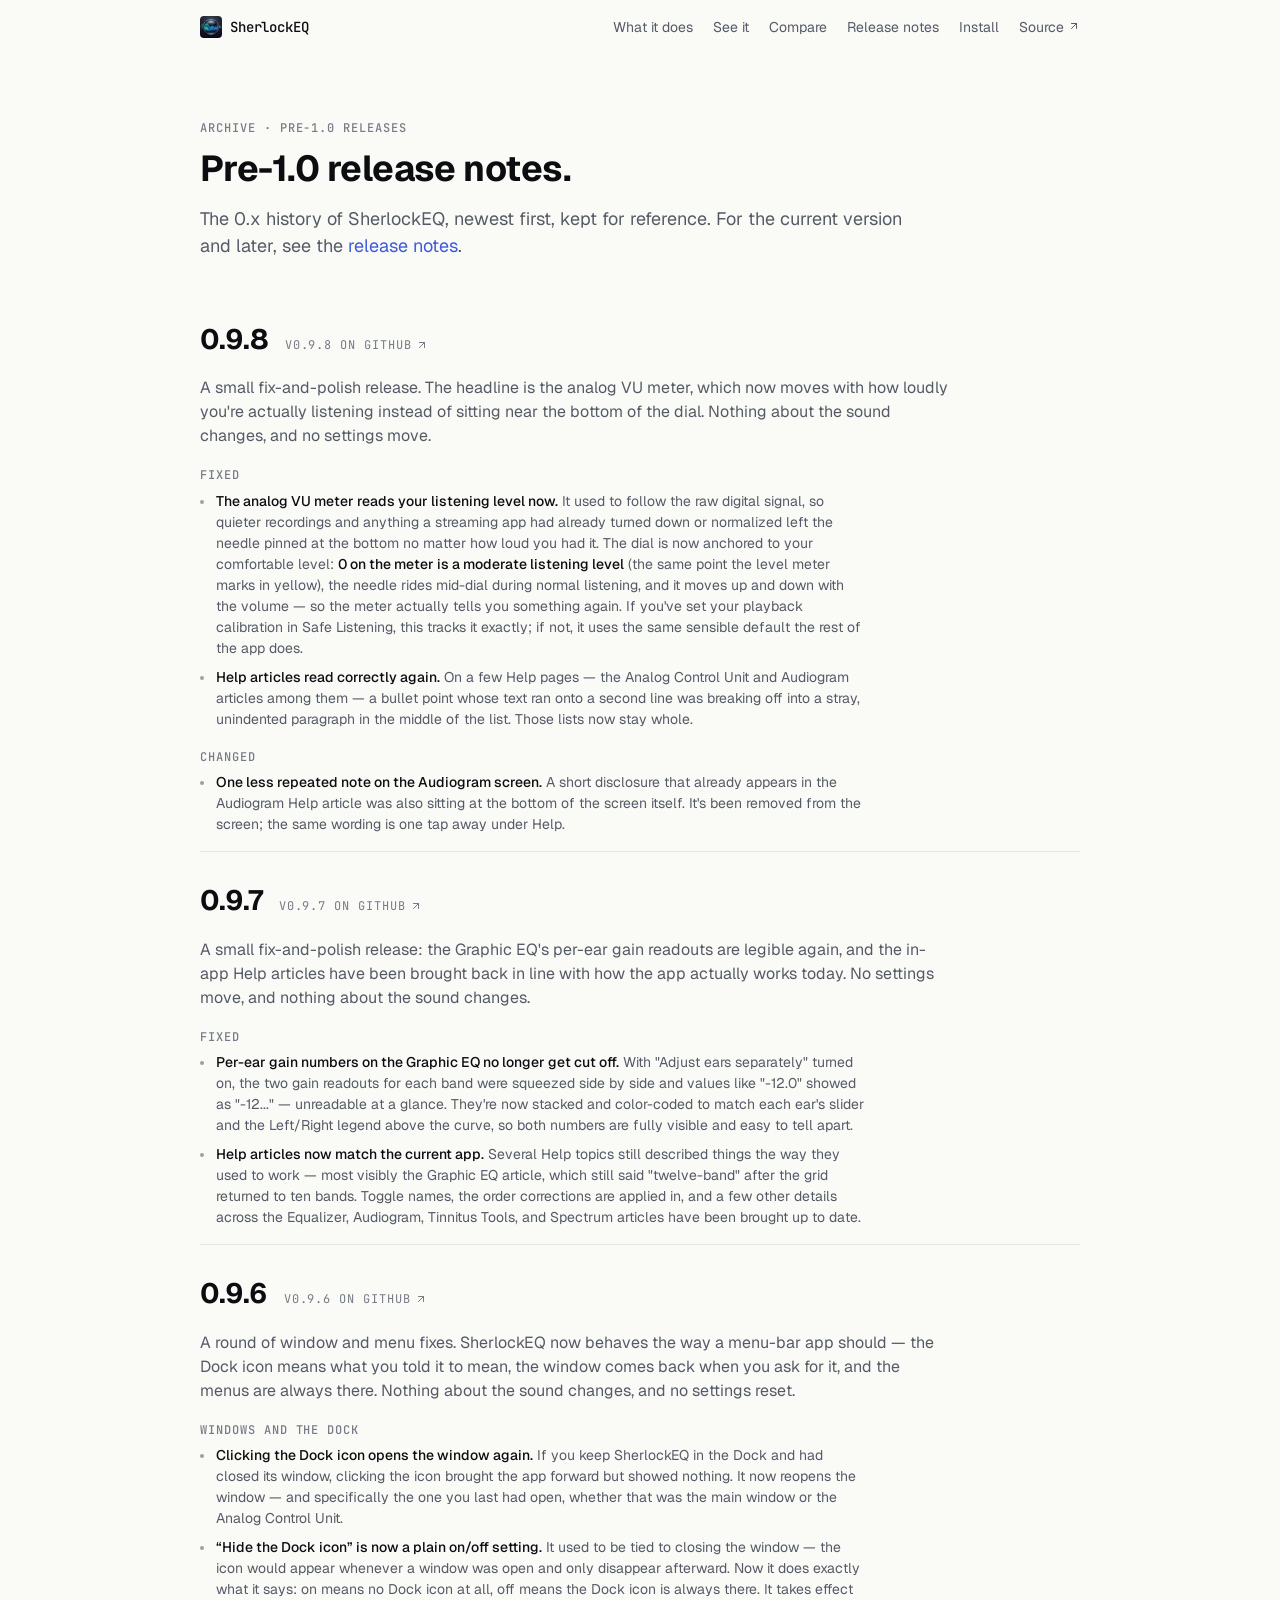
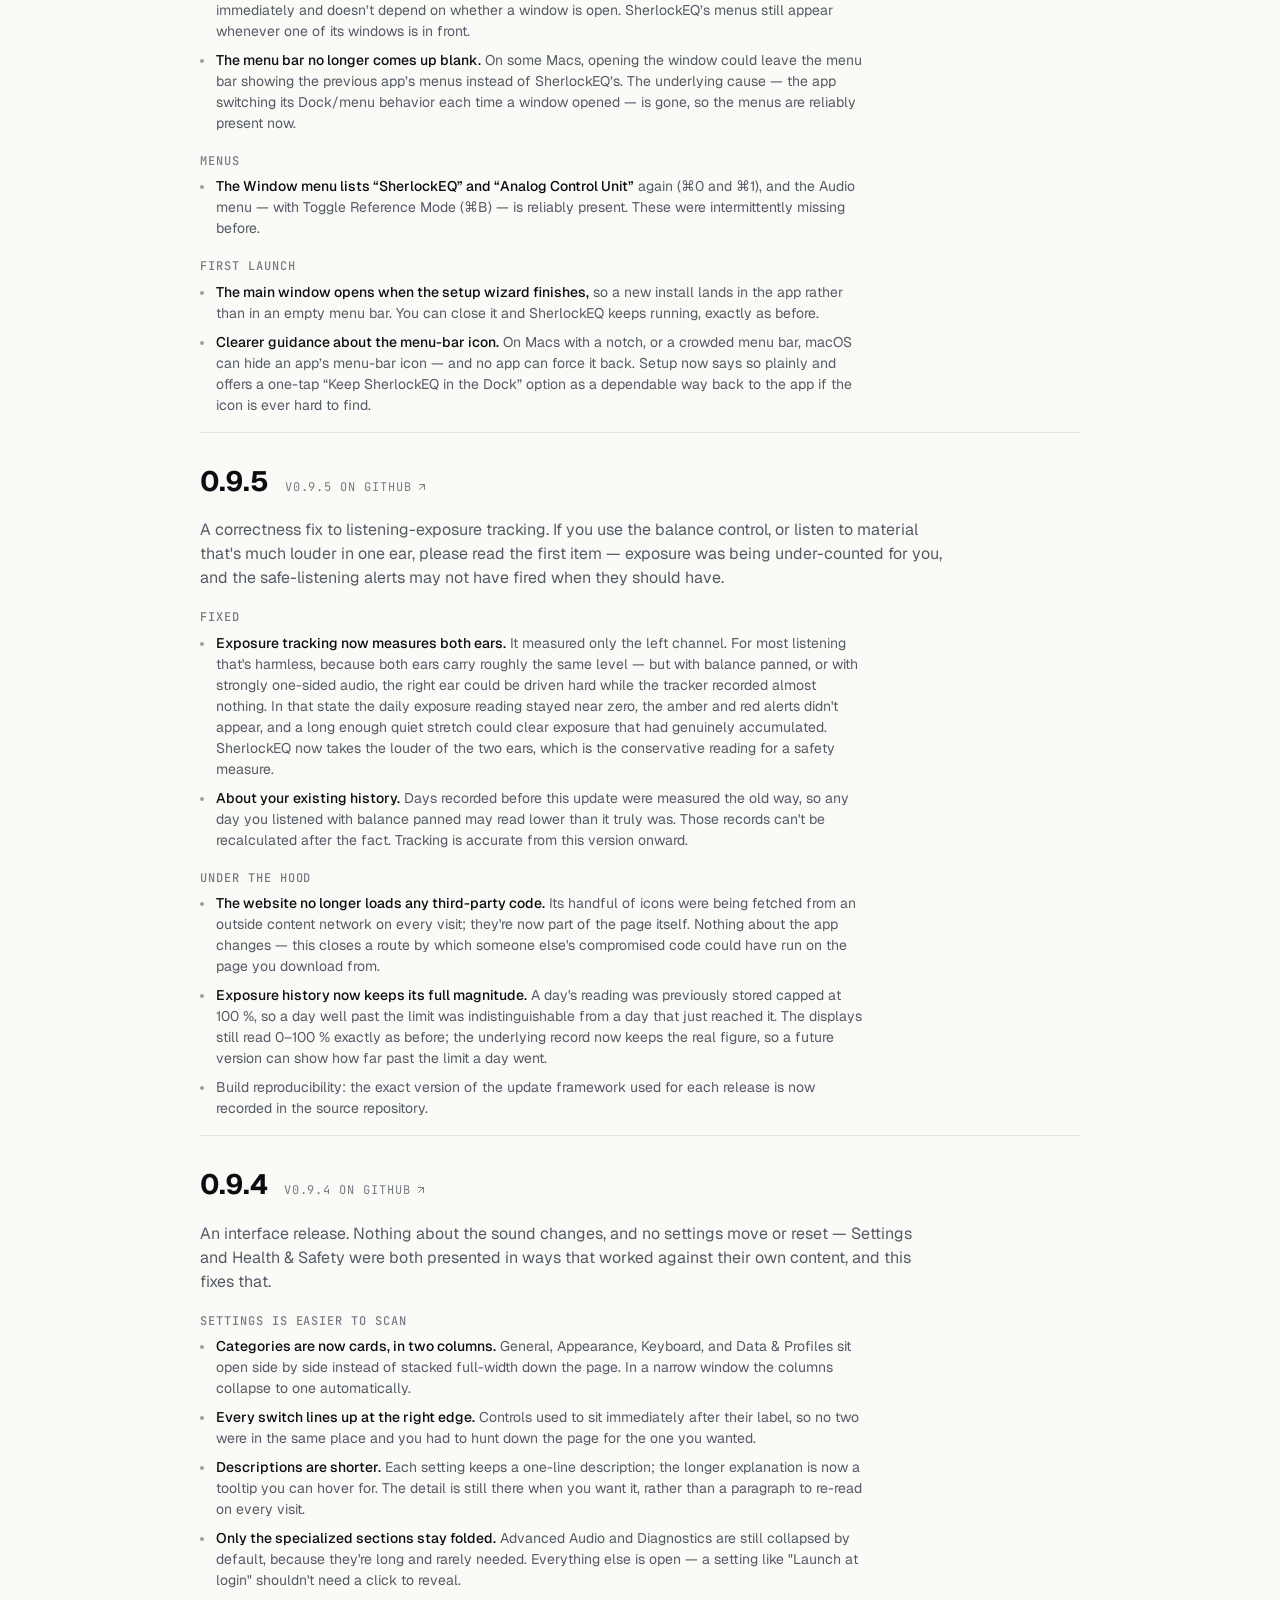
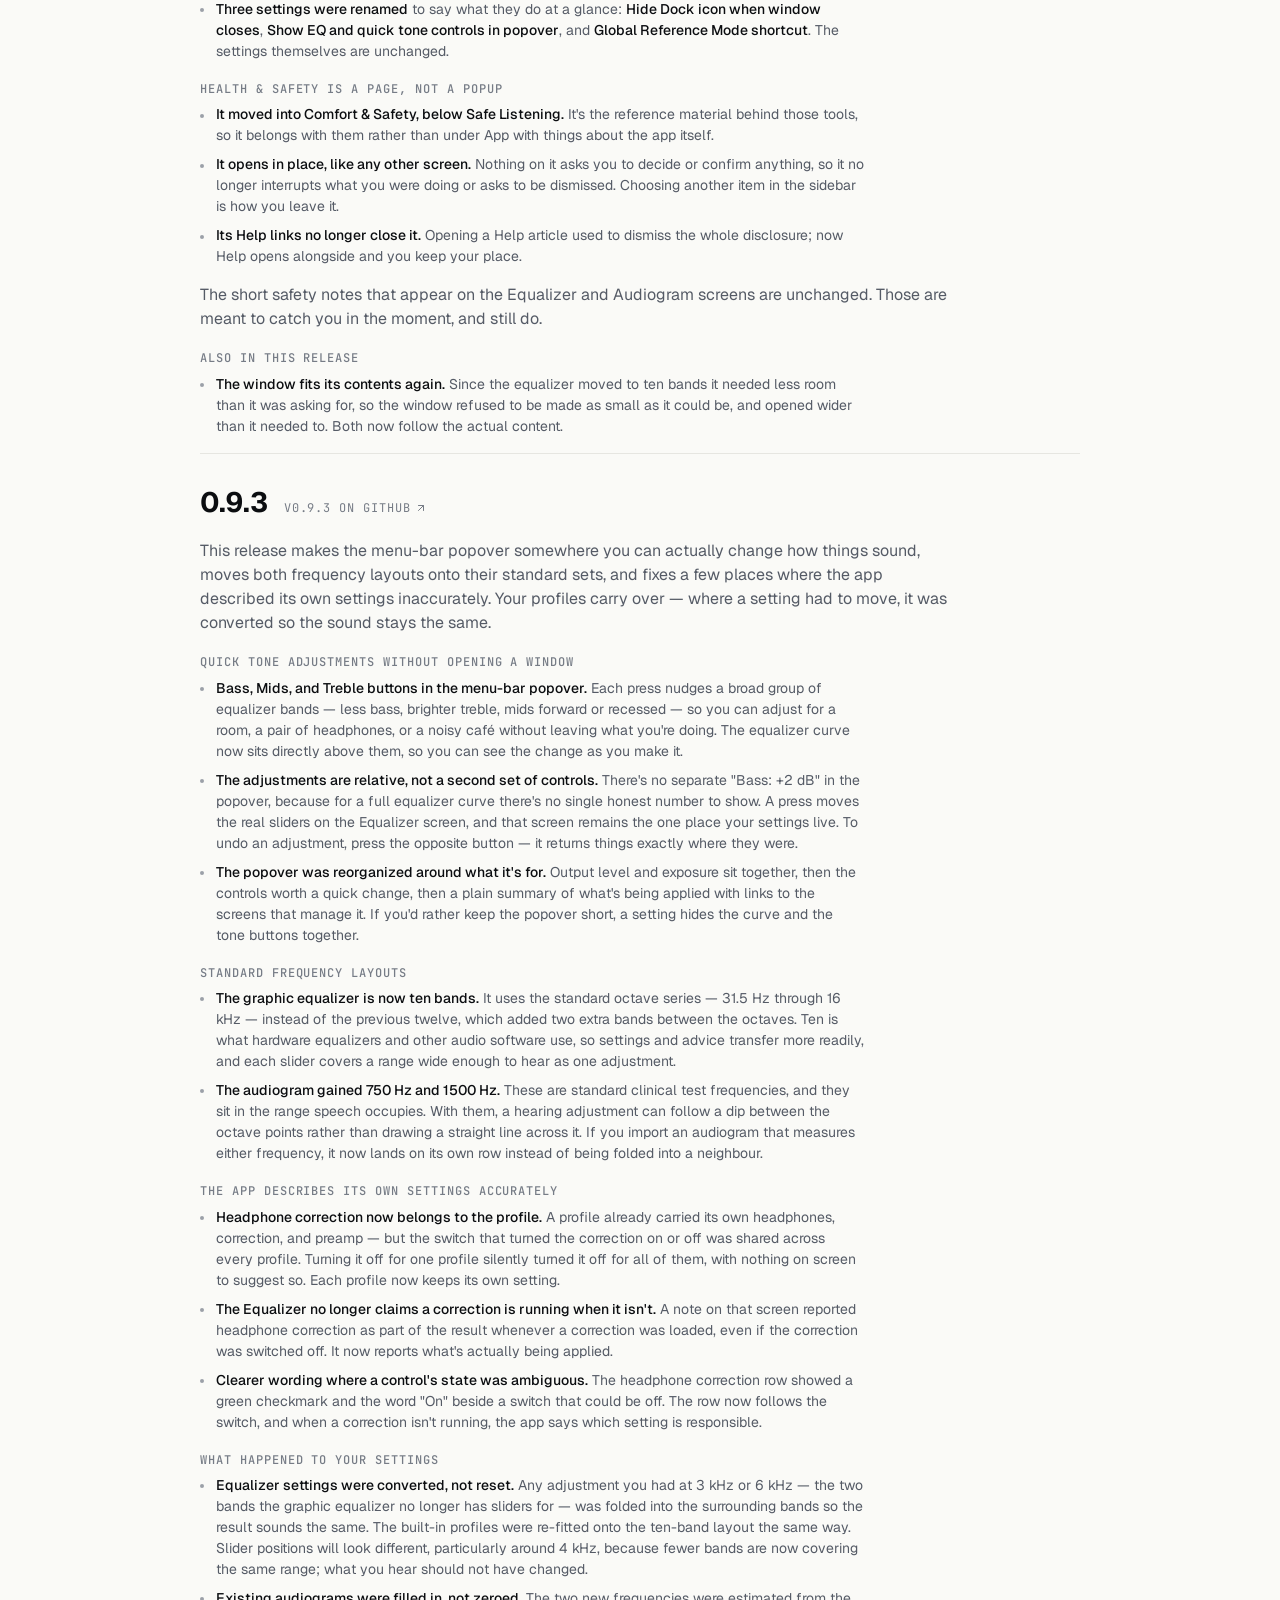
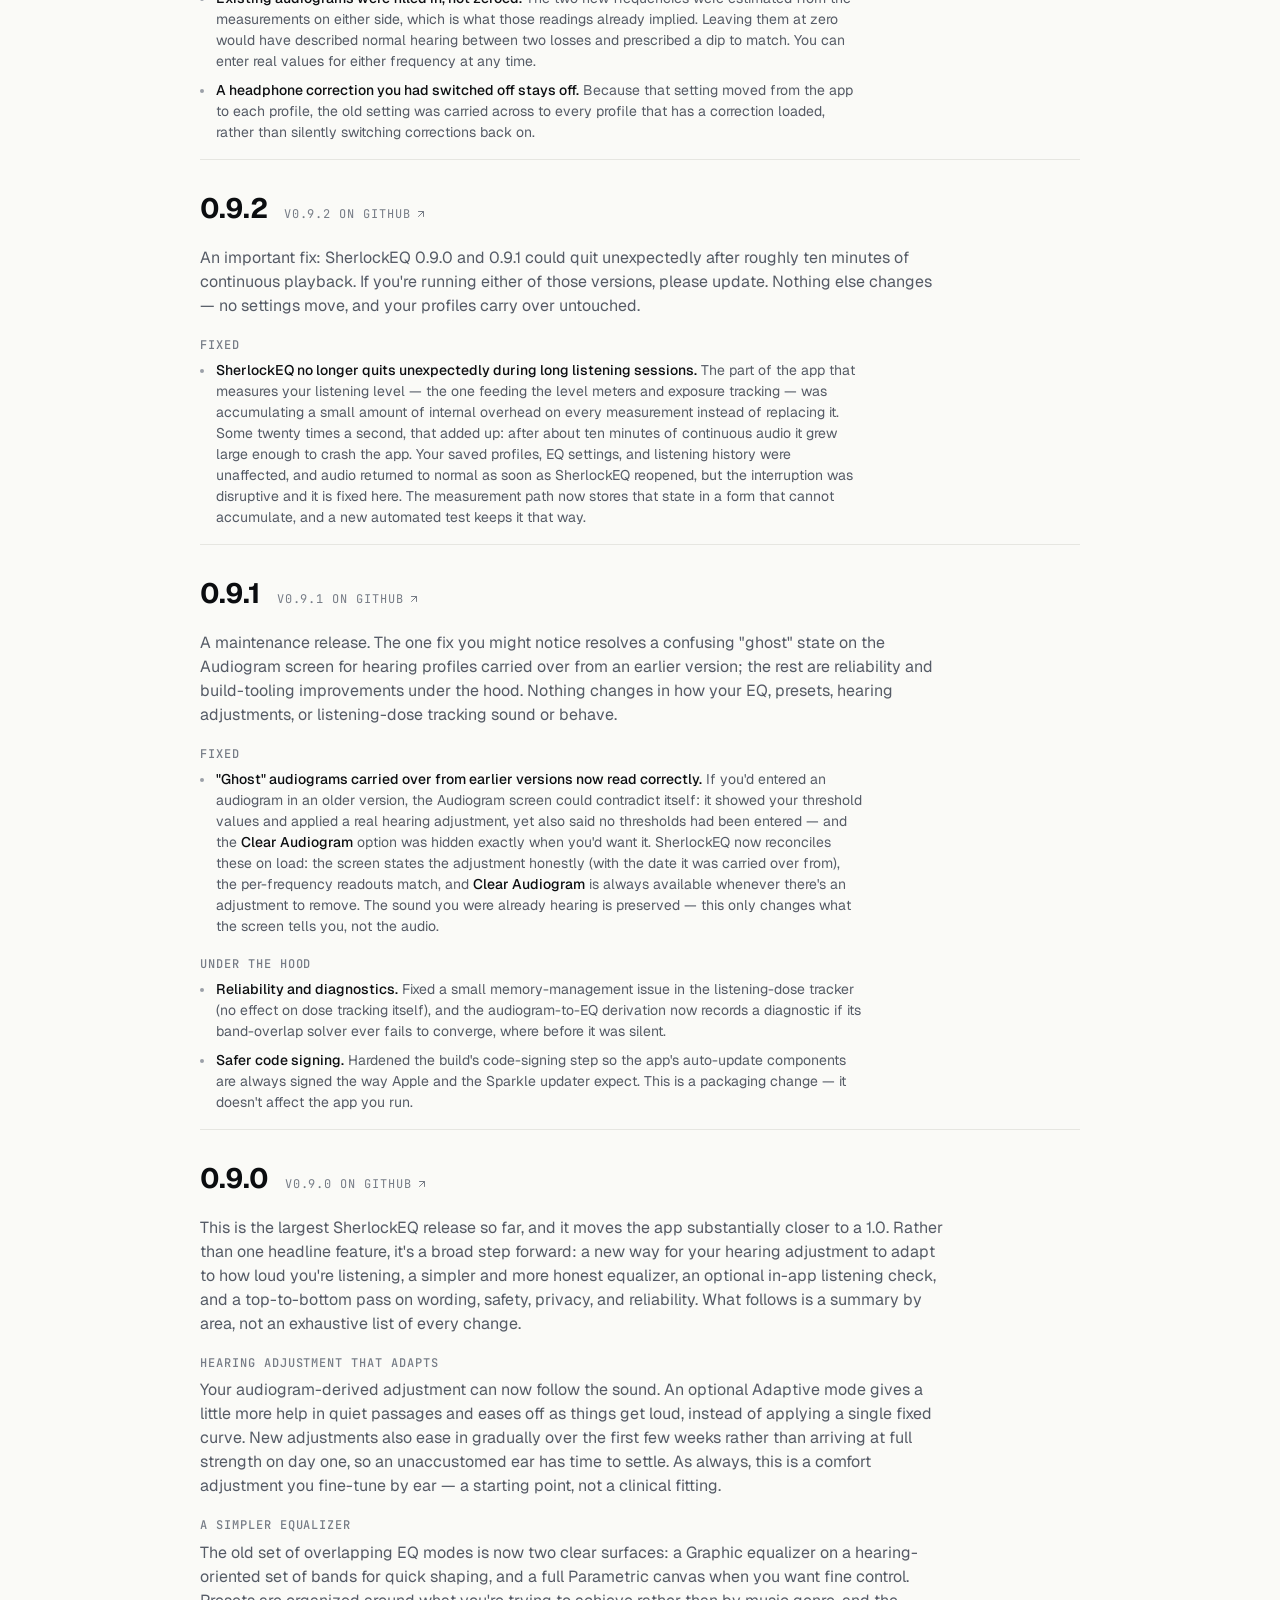
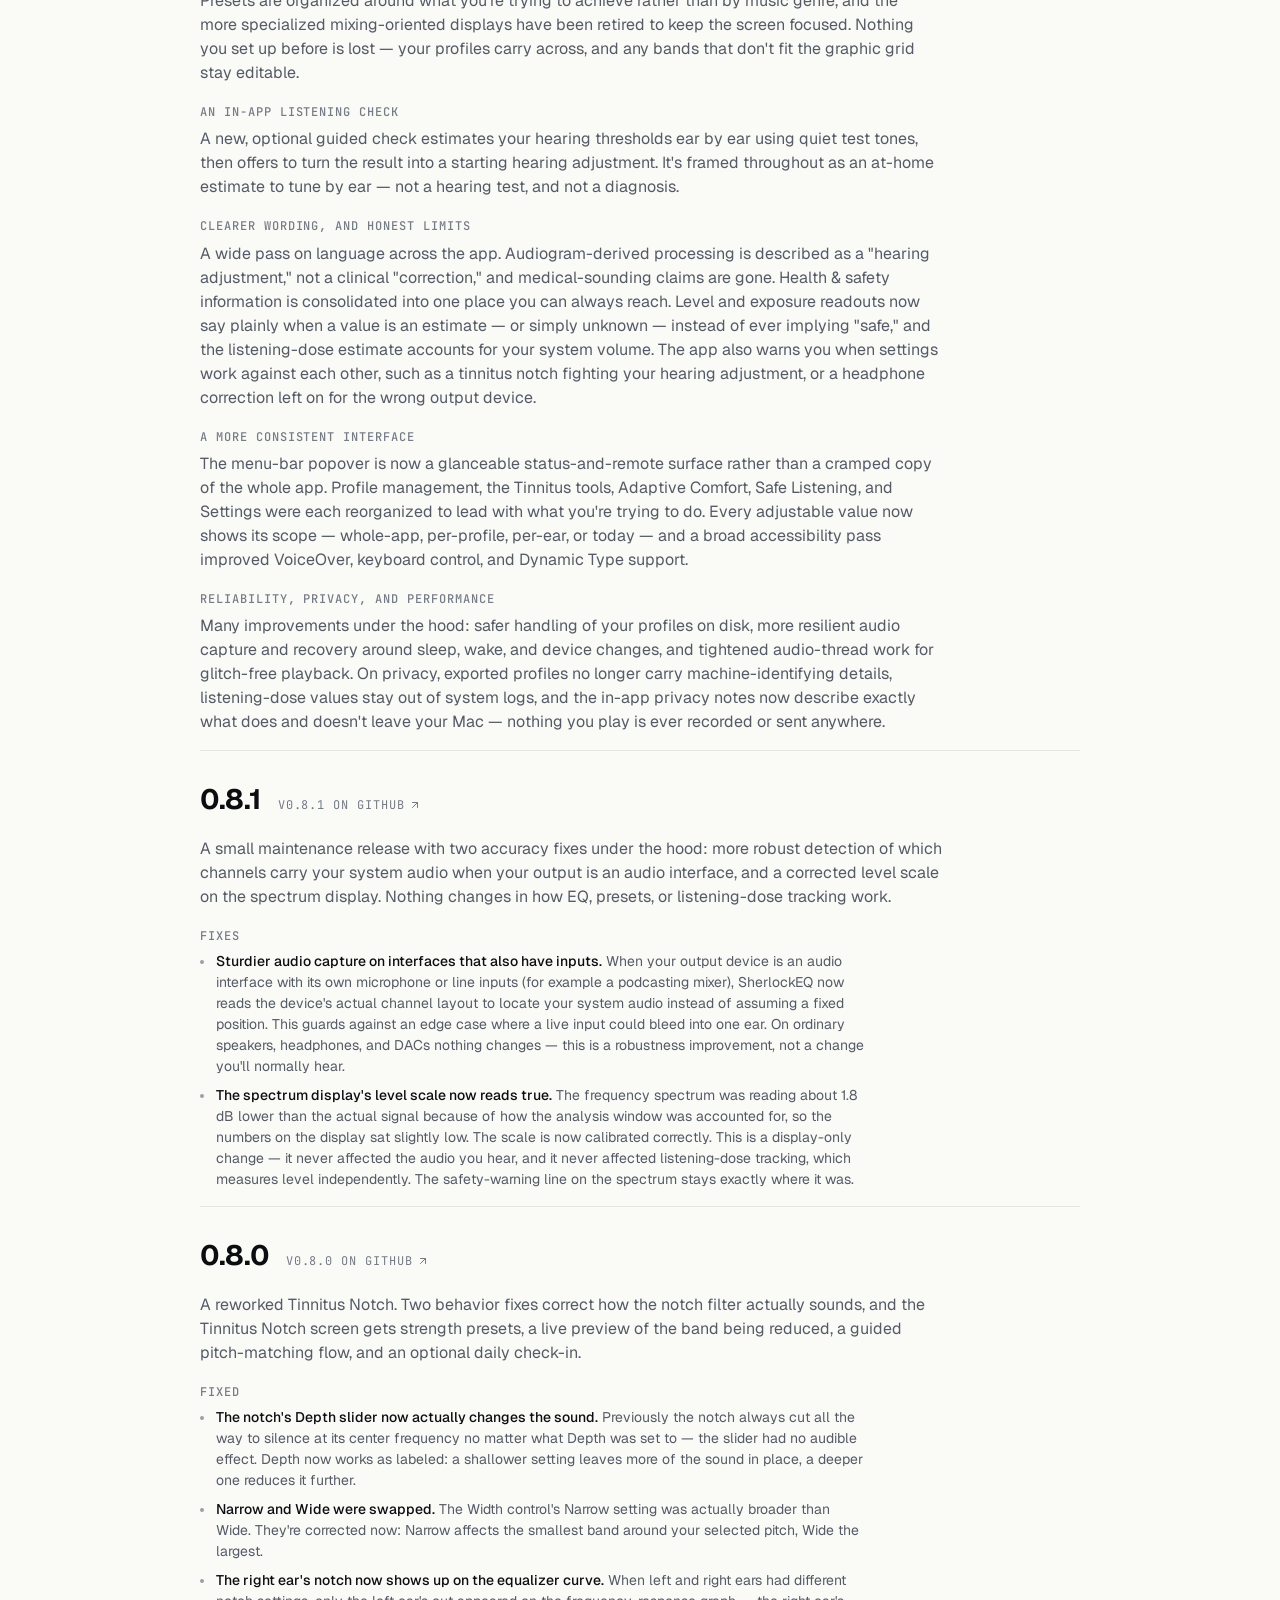
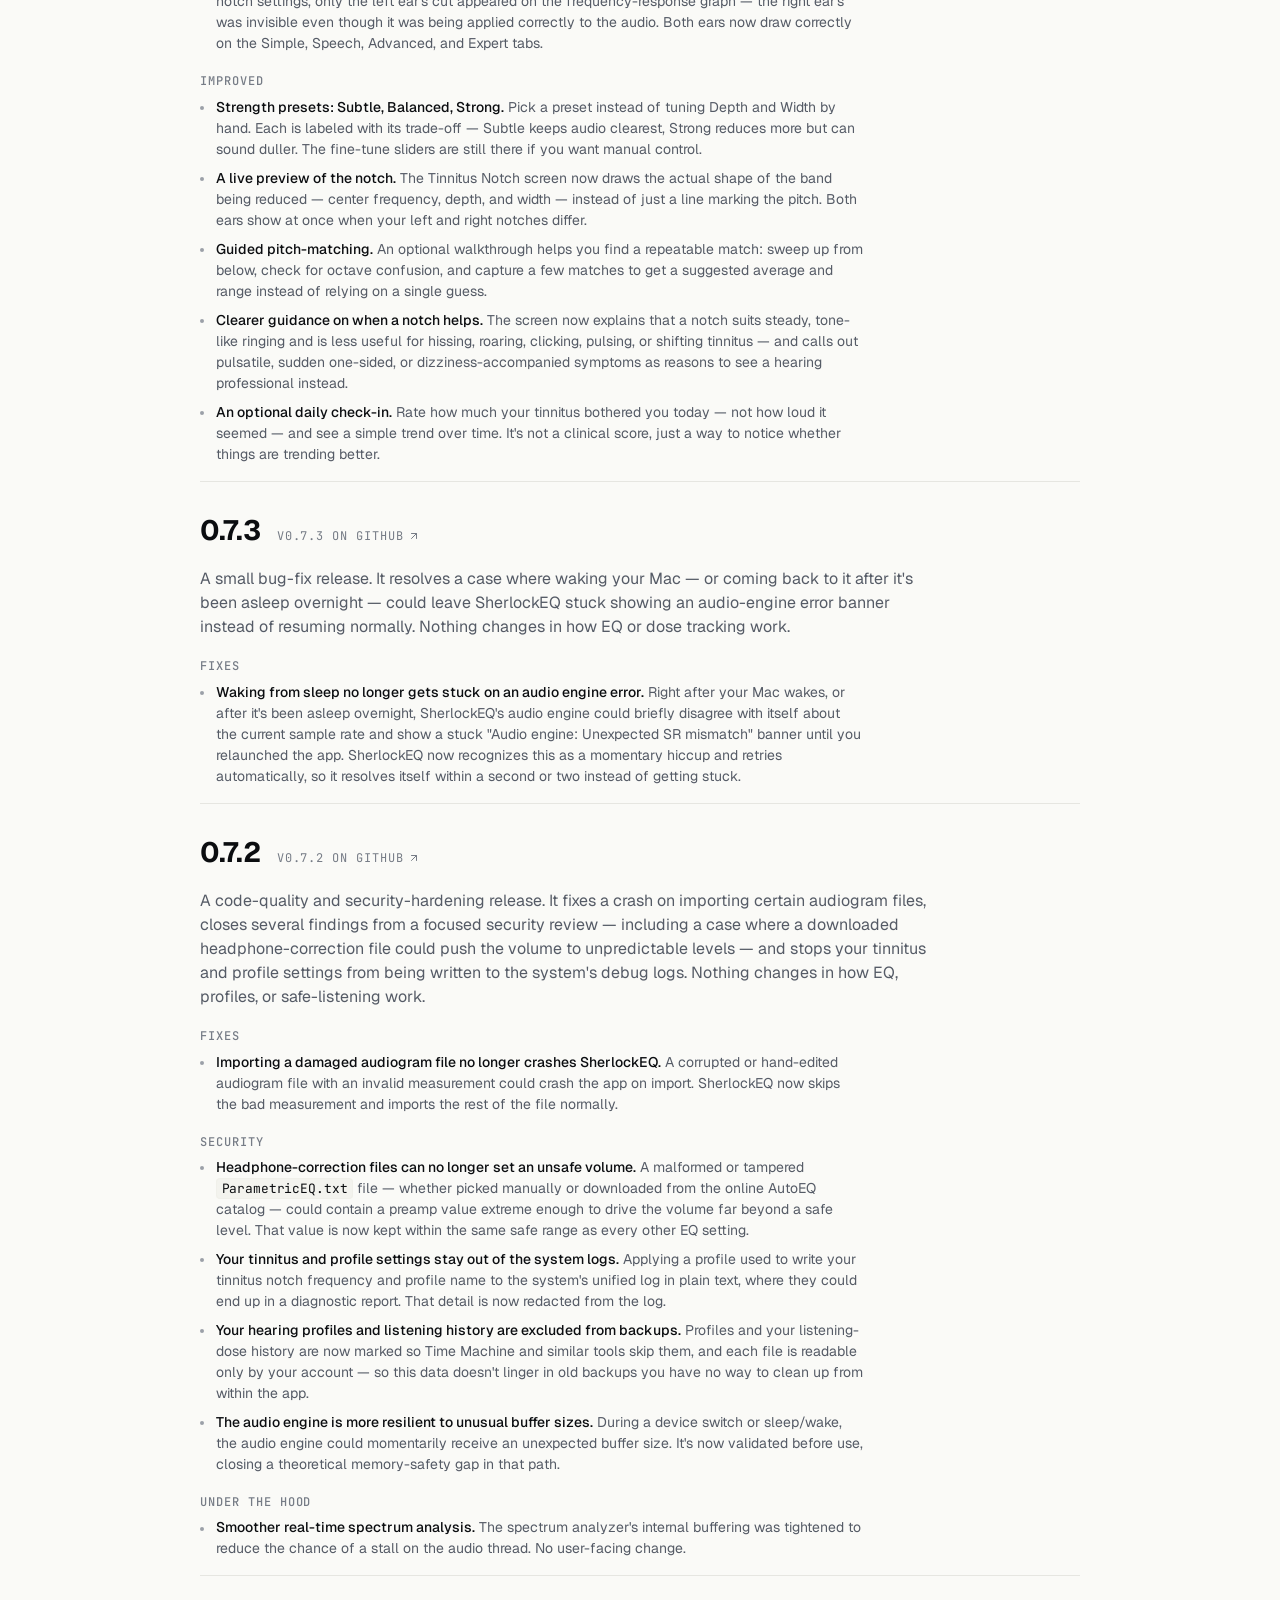
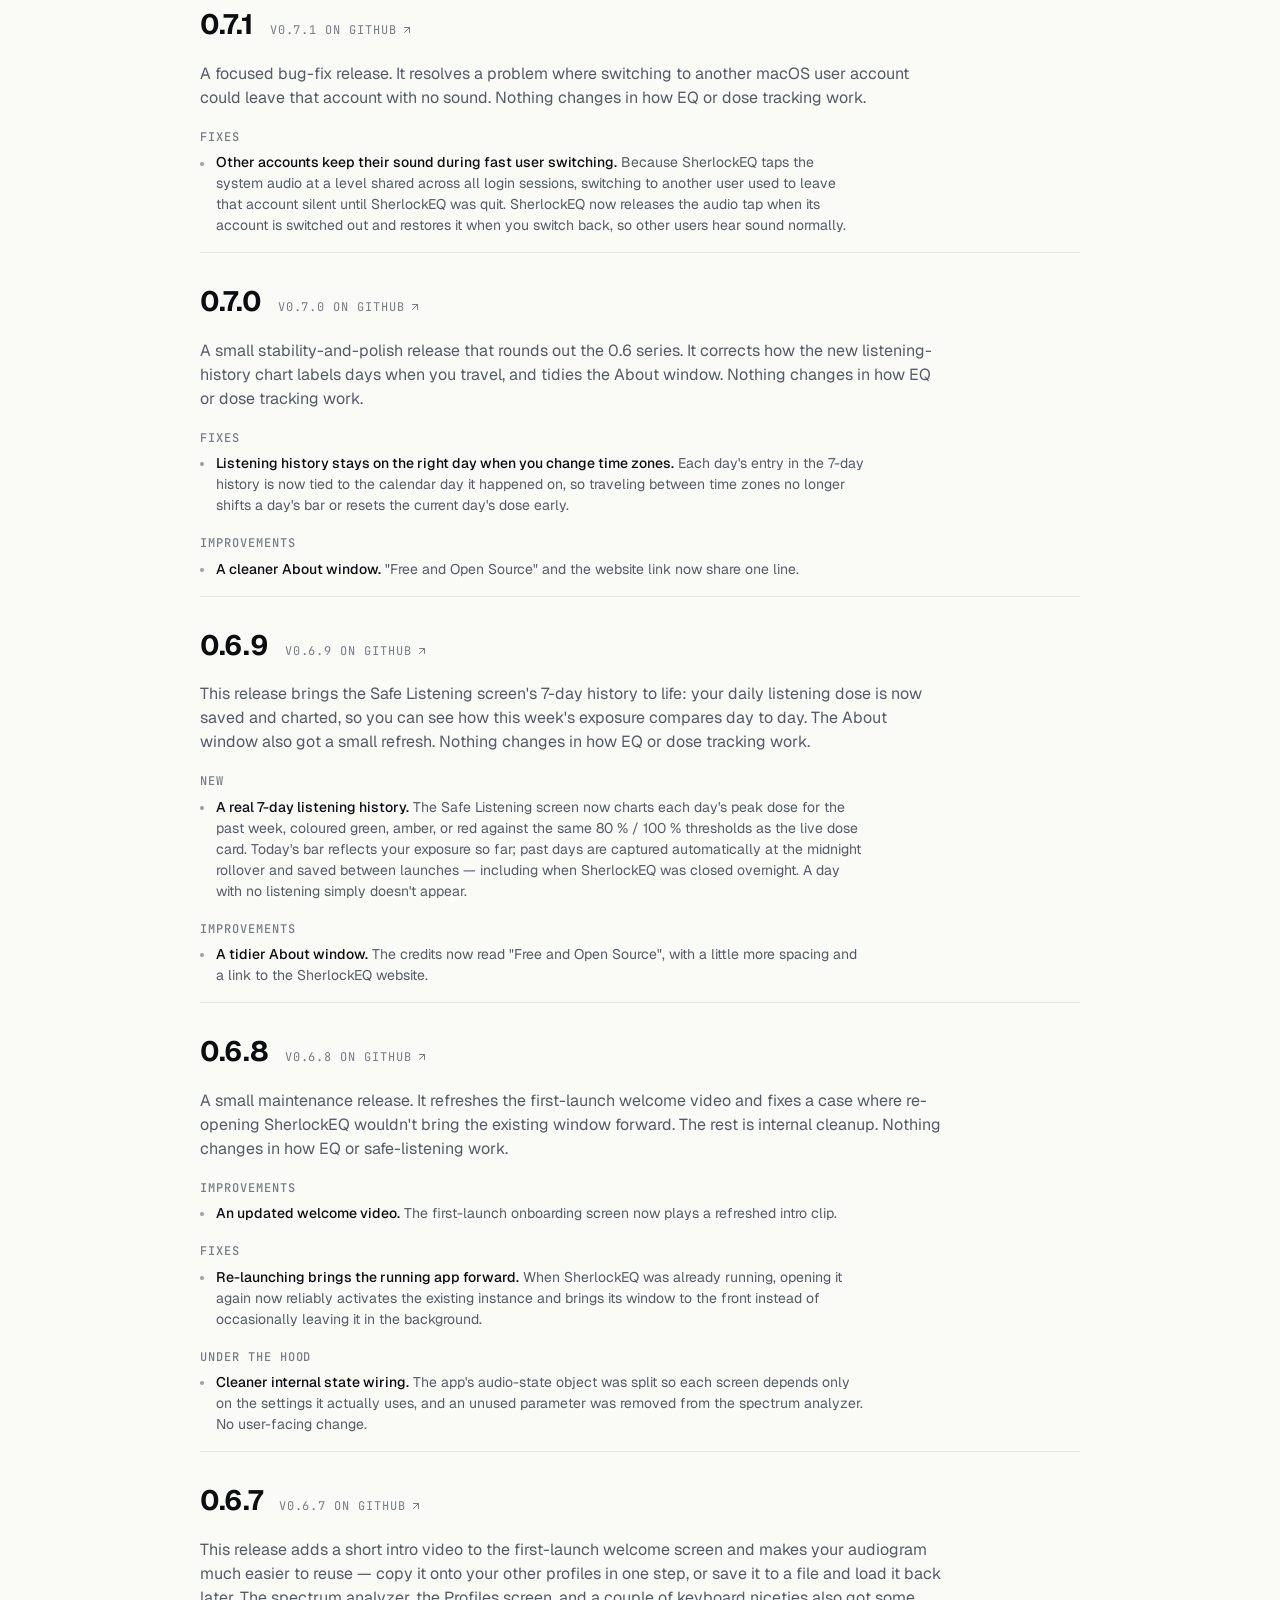
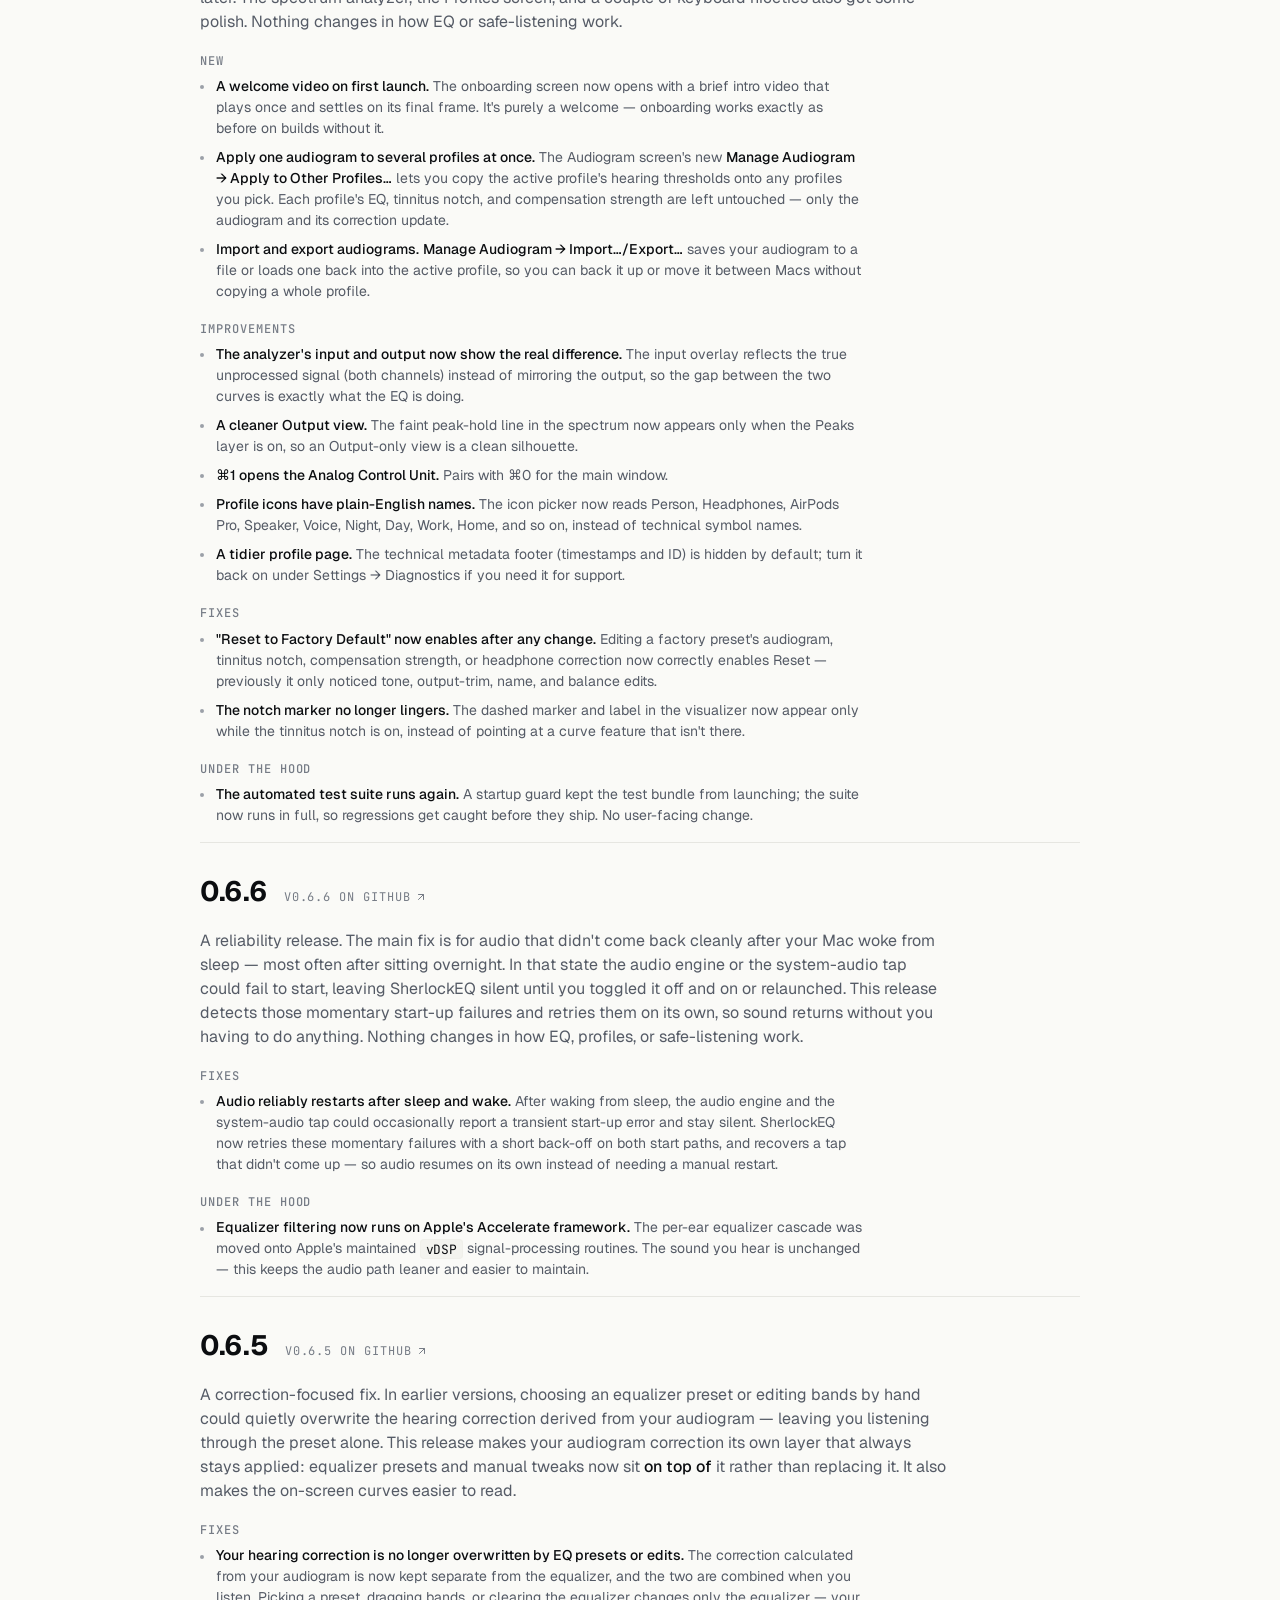
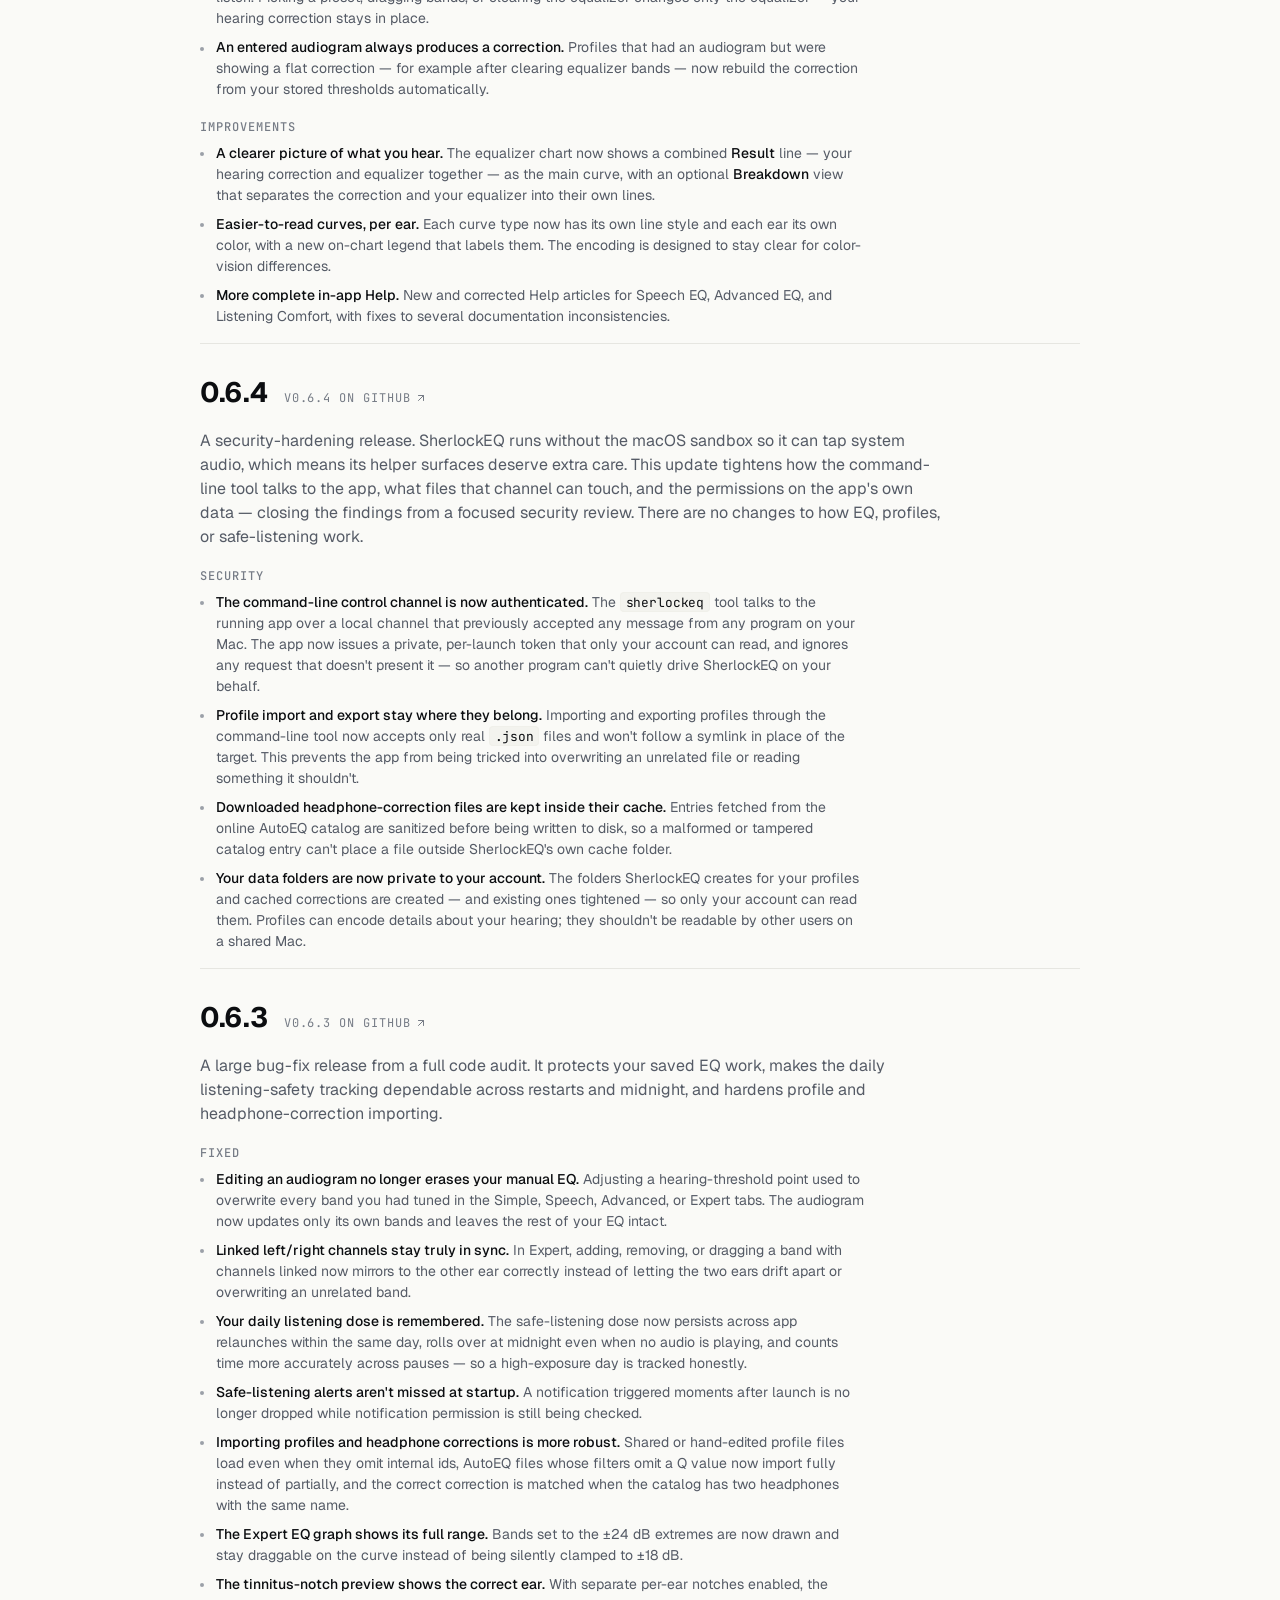
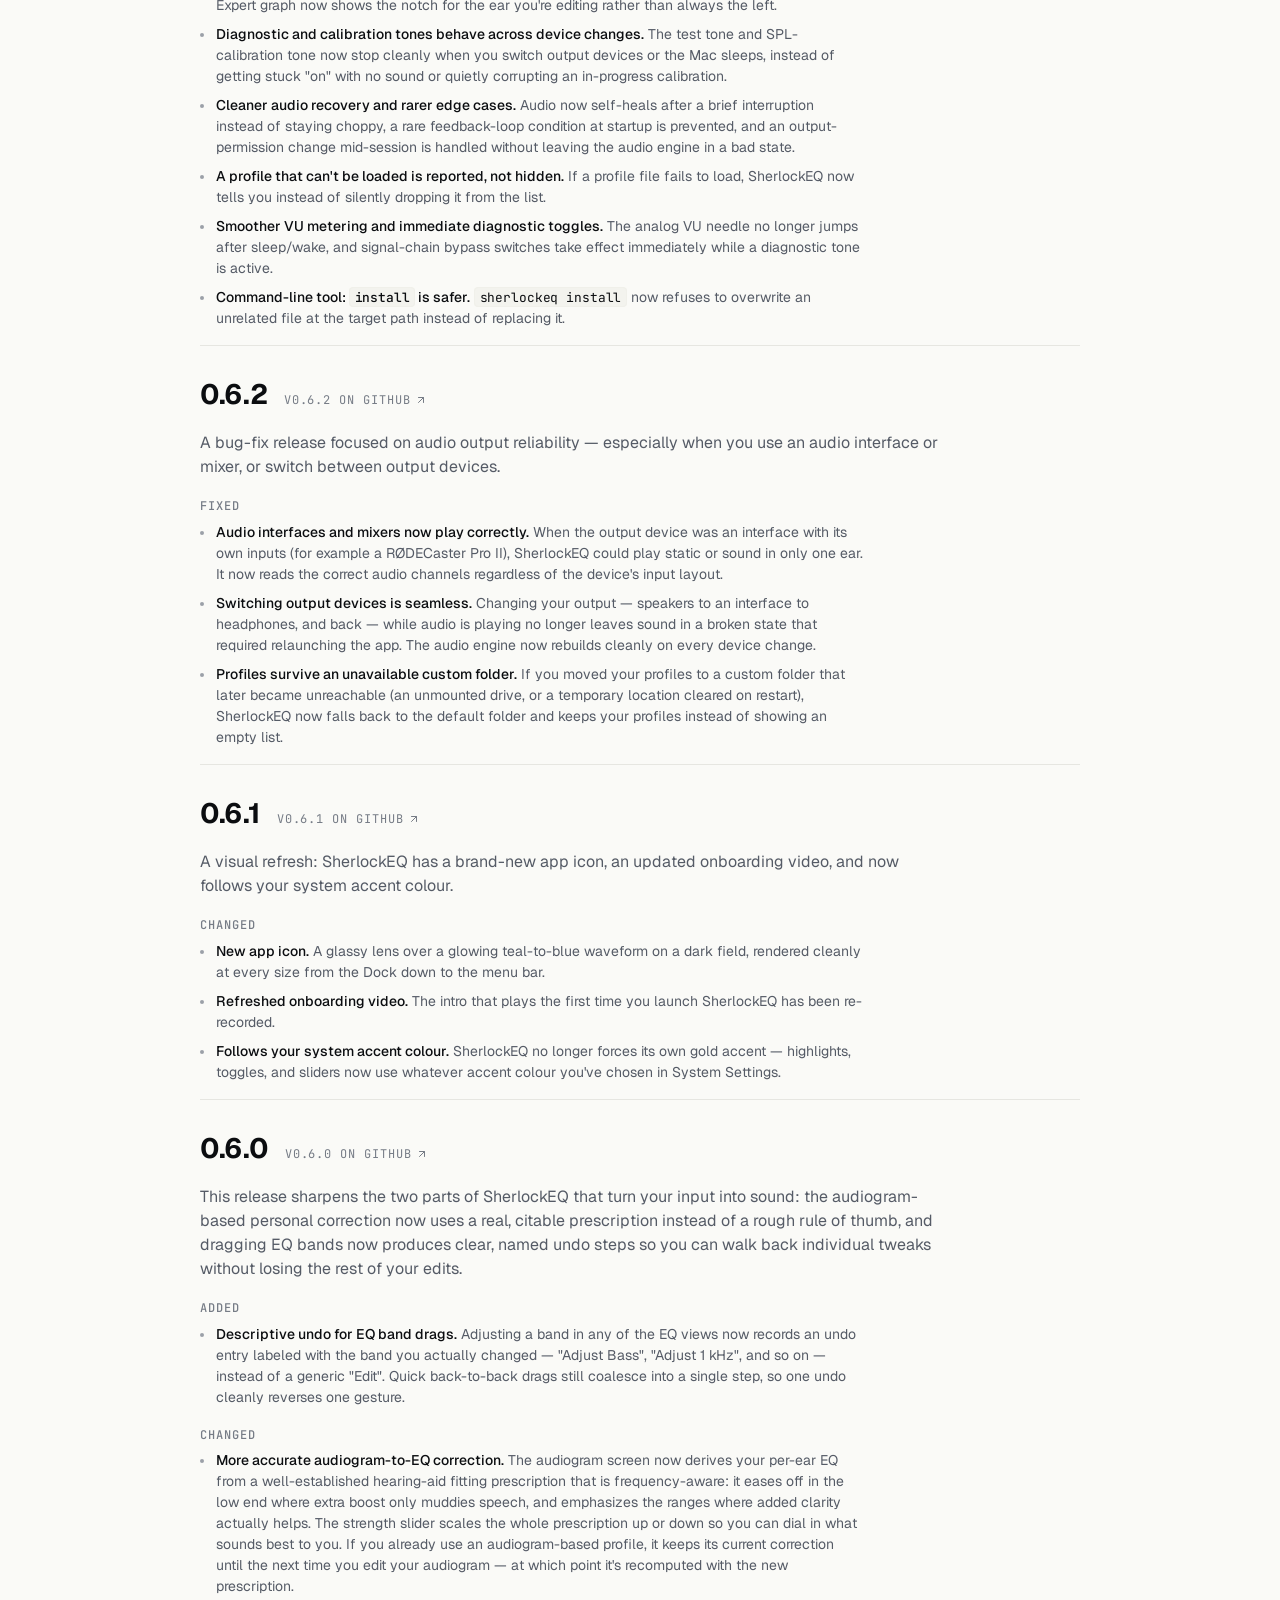
<file: SherlockEQ/release-notes-pre-1.0.html>
<!doctype html>
<html lang="en">
<head>
  <meta charset="utf-8" />
  <meta name="viewport" content="width=device-width, initial-scale=1" />
  <title>SherlockEQ — pre-1.0 release notes</title>
  <meta name="description" content="Archived release notes for SherlockEQ versions before 1.0, newest first — the full 0.x history." />

  <link rel="icon" type="image/svg+xml" href="assets/favicon.svg" />
  <link rel="stylesheet" href="colors_and_type.css" />

  <style>
    :root {
      --container: 880px;
      --gutter: 32px;
    }

    body { margin: 0; }

    html {
      scroll-behavior: smooth;
      scroll-padding-top: 72px;
    }
    @media (prefers-reduced-motion: reduce) {
      html { scroll-behavior: auto; }
    }

    .container {
      max-width: var(--container);
      margin: 0 auto;
      padding-left: var(--gutter);
      padding-right: var(--gutter);
    }

    /* ---- Nav ---------------------------------------------------------- */
    /* Sticky top bar: transparent at the top, frosted with a hairline
       once the reader scrolls. */
    header.nav {
      position: sticky;
      top: 0;
      z-index: var(--z-sticky);
      padding-top: var(--s-6);
      padding-bottom: var(--s-6);
      border-bottom: 1px solid transparent;
      transition:
        background-color var(--dur-std) var(--ease-standard),
        border-color var(--dur-std) var(--ease-standard);
    }
    header.nav.scrolled {
      background: color-mix(in srgb, var(--bg-1) 85%, transparent);
      backdrop-filter: blur(12px);
      -webkit-backdrop-filter: blur(12px);
      border-bottom-color: var(--line);
    }
    .nav-inner { display: flex; align-items: center; gap: var(--s-7); }
    .nav-mark {
      display: inline-flex; align-items: center; gap: var(--s-4);
      text-decoration: none; color: var(--fg-1);
    }
    .nav-mark img { width: 22px; height: 22px; border-radius: var(--r-sm); }
    .nav-mark .name {
      font-family: var(--font-mono);
      font-size: var(--fs-14);
      font-weight: var(--w-medium);
      letter-spacing: -0.01em;
    }
    .nav-spacer { flex: 1; }
    .nav-links { display: flex; gap: var(--s-7); font-size: var(--fs-14); }
    .nav-links a { color: var(--fg-2); text-decoration: none; }
    .nav-links a[aria-current="page"] { color: var(--fg-1); }
    .nav-links a:hover { color: var(--fg-1); text-decoration: underline; text-underline-offset: 3px; }

    /* ---- Hero --------------------------------------------------------- */
    section.hero { padding-top: var(--s-12); padding-bottom: var(--s-9); }
    .hero h1 {
      font-size: var(--fs-36);
      font-weight: var(--w-bold);
      line-height: 1.1;
      letter-spacing: -0.015em;
      margin: var(--s-5) 0 var(--s-6);
      text-wrap: balance;
    }
    .hero p.lede {
      font-size: var(--fs-18);
      color: var(--fg-2);
      line-height: var(--lh-body);
      max-width: 60ch;
      margin: 0;
    }

    /* ---- Release notes list ------------------------------------------ */
    section.notes-list { padding-top: var(--s-9); padding-bottom: var(--s-11); }

    .rn-item {
      padding-top: var(--s-9);
      border-top: 1px solid var(--line);
    }
    .rn-item:first-child { border-top: 0; padding-top: 0; }

    .rn-head {
      display: flex;
      align-items: baseline;
      gap: var(--s-6);
      margin-bottom: var(--s-7);
    }
    .rn-head h2 {
      font-size: var(--fs-28);
      font-weight: var(--w-bold);
      letter-spacing: var(--ls-tight);
      margin: 0;
      color: var(--fg-1);
    }
    .rn-tag {
      font-family: var(--font-mono);
      font-size: var(--fs-12);
      color: var(--fg-3);
      text-decoration: none;
      text-transform: uppercase;
      letter-spacing: var(--ls-label);
      display: inline-flex;
      align-items: center;
      gap: 4px;
    }
    .rn-tag:hover { color: var(--fg-1); text-decoration: underline; text-underline-offset: 3px; }

    /* Link to the pre-1.0 archive at the bottom of the list (generated). */
    .rn-more {
      margin-top: var(--s-9);
      padding-top: var(--s-7);
      border-top: 1px solid var(--line);
      font-size: var(--fs-14);
      color: var(--fg-3);
    }
    .rn-more a { color: var(--fg-1); text-decoration: none; }
    .rn-more a:hover { text-decoration: underline; text-underline-offset: 3px; }

    /* The release fragment is raw HTML (h3 / p / ul / li). Style it here. */
    .rn-body { color: var(--fg-2); }
    .rn-body > p {
      font-size: var(--fs-16);
      line-height: var(--lh-body);
      color: var(--fg-2);
      max-width: 68ch;
      margin: 0 0 var(--s-6);
    }
    .rn-body h3 {
      font-family: var(--font-mono);
      font-size: var(--fs-12);
      font-weight: var(--w-medium);
      color: var(--fg-3);
      text-transform: uppercase;
      letter-spacing: var(--ls-label);
      margin: var(--s-7) 0 var(--s-4);
    }
    .rn-body ul {
      list-style: none;
      padding: 0;
      margin: 0 0 var(--s-6);
    }
    .rn-body li {
      position: relative;
      padding-left: var(--s-6);
      margin-bottom: var(--s-4);
      font-size: var(--fs-14);
      line-height: var(--lh-body);
      color: var(--fg-2);
      max-width: 72ch;
    }
    .rn-body li::before {
      content: "";
      position: absolute;
      left: 0;
      top: 0.65em;
      width: 4px; height: 4px;
      border-radius: 999px;
      background: var(--fg-4);
    }
    .rn-body strong { color: var(--fg-1); font-weight: var(--w-medium); }
    .rn-body em { color: var(--fg-1); font-style: normal; font-weight: var(--w-medium); }
    .rn-body a { color: var(--fg-1); text-underline-offset: 2px; }
    .rn-body code {
      font-family: var(--font-mono);
      font-size: 0.92em;
      background: var(--bg-2);
      border: 1px solid var(--line-soft);
      border-radius: var(--r-sm);
      padding: 0.05em 0.35em;
    }
    .rn-body pre {
      background: var(--bg-2);
      border: 1px solid var(--line-soft);
      border-radius: var(--r-md);
      padding: var(--s-5);
      overflow-x: auto;
      font-size: var(--fs-13);
      margin: 0 0 var(--s-6);
    }
    .rn-body pre code { background: none; border: 0; padding: 0; }

    /* ---- Footer ------------------------------------------------------- */
    footer.site-footer {
      border-top: 1px solid var(--line);
      margin-top: var(--s-12);
      padding: var(--s-8) 0;
    }
    .footer-inner {
      display: flex;
      align-items: center;
      gap: var(--s-7);
      font-family: var(--font-mono);
      font-size: var(--fs-12);
      color: var(--fg-3);
    }
    .footer-inner a { color: var(--fg-3); text-decoration: none; }
    .footer-inner a:hover { color: var(--fg-1); text-decoration: underline; text-underline-offset: 3px; }
    .footer-spacer { flex: 1; }

    /* ---- Responsive --------------------------------------------------- */
    @media (max-width: 720px) {
      .hero h1 { font-size: var(--fs-28); }
      .rn-head { flex-direction: column; gap: var(--s-3); }
    }
  </style>
</head>
<body>

  <header class="nav">
    <div class="container nav-inner">
      <a class="nav-mark" href="index.html">
        <img src="assets/sherlockeq-mark.png" alt="" />
        <span class="name">SherlockEQ</span>
      </a>
      <div class="nav-spacer"></div>
      <nav class="nav-links">
        <a href="index.html#what">What it does</a>
        <a href="index.html#screenshots">See it</a>
        <a href="compare.html">Compare</a>
        <a href="release-notes.html">Release notes</a>
        <a href="index.html#install">Install</a>
        <a href="https://github.com/smbrownai/SherlockEQ">Source <svg style="width:12px;height:12px" viewBox="0 0 24 24" fill="none" stroke="currentColor" stroke-width="2" stroke-linecap="round" stroke-linejoin="round" aria-hidden="true" focusable="false"><path d="M7 7h10v10"/><path d="M7 17 17 7"/></svg></a>
      </nav>
    </div>
  </header>

  <!-- =================================================================
       Hero
       ================================================================= -->
  <section class="hero">
    <div class="container">
      <div class="eyebrow">ARCHIVE · PRE-1.0 RELEASES</div>
      <h1>Pre-1.0 release notes.</h1>
      <p class="lede">
        The 0.x history of SherlockEQ, newest first, kept for reference. For the current version and later, see the <a href="release-notes.html">release notes</a>.
      </p>
    </div>
  </section>

  <!-- =================================================================
       Notes — the list below is regenerated by dist/web-release-notes.py
       from dist/release-notes/*.md. Do not hand-edit between the markers.
       ================================================================= -->
  <section class="notes-list">
    <div class="container">
      <!-- RELEASE NOTES START (generated by dist/web-release-notes.py) -->
        <article class="rn-item" id="v0.9.8">
          <div class="rn-head">
            <h2>0.9.8</h2>
            <a class="rn-tag" href="https://github.com/smbrownai/SherlockEQ/releases/tag/v0.9.8">v0.9.8 on GitHub <svg style="width:12px;height:12px" viewBox="0 0 24 24" fill="none" stroke="currentColor" stroke-width="2" stroke-linecap="round" stroke-linejoin="round" aria-hidden="true" focusable="false"><path d="M7 7h10v10"/><path d="M7 17 17 7"/></svg></a>
          </div>
          <div class="rn-body">
            <p>
              A small fix-and-polish release. The headline is the analog VU meter, which
              now moves with how loudly you're actually listening instead of sitting near
              the bottom of the dial. Nothing about the sound changes, and no settings
              move.
            </p>

            <h3>Fixed</h3>

            <ul>
              <li>
                <strong>The analog VU meter reads your listening level now.</strong>
                It used to follow the raw digital signal, so quieter recordings and
                anything a streaming app had already turned down or normalized left the
                needle pinned at the bottom no matter how loud you had it. The dial is now
                anchored to your comfortable level: <strong>0 on the meter is a moderate
                listening level</strong> (the same point the level meter marks in yellow),
                the needle rides mid-dial during normal listening, and it moves up and
                down with the volume — so the meter actually tells you something again. If
                you've set your playback calibration in Safe Listening, this tracks it
                exactly; if not, it uses the same sensible default the rest of the app
                does.
              </li>
              <li>
                <strong>Help articles read correctly again.</strong>
                On a few Help pages — the Analog Control Unit and Audiogram articles among
                them — a bullet point whose text ran onto a second line was breaking off
                into a stray, unindented paragraph in the middle of the list. Those lists
                now stay whole.
              </li>
            </ul>

            <h3>Changed</h3>

            <ul>
              <li>
                <strong>One less repeated note on the Audiogram screen.</strong>
                A short disclosure that already appears in the Audiogram Help article was
                also sitting at the bottom of the screen itself. It's been removed from the
                screen; the same wording is one tap away under Help.
              </li>
            </ul>
          </div>
        </article>

        <article class="rn-item" id="v0.9.7">
          <div class="rn-head">
            <h2>0.9.7</h2>
            <a class="rn-tag" href="https://github.com/smbrownai/SherlockEQ/releases/tag/v0.9.7">v0.9.7 on GitHub <svg style="width:12px;height:12px" viewBox="0 0 24 24" fill="none" stroke="currentColor" stroke-width="2" stroke-linecap="round" stroke-linejoin="round" aria-hidden="true" focusable="false"><path d="M7 7h10v10"/><path d="M7 17 17 7"/></svg></a>
          </div>
          <div class="rn-body">
            <p>
              A small fix-and-polish release: the Graphic EQ's per-ear gain readouts are
              legible again, and the in-app Help articles have been brought back in line
              with how the app actually works today. No settings move, and nothing about
              the sound changes.
            </p>

            <h3>Fixed</h3>

            <ul>
              <li>
                <strong>Per-ear gain numbers on the Graphic EQ no longer get cut off.</strong>
                With "Adjust ears separately" turned on, the two gain readouts for each
                band were squeezed side by side and values like "-12.0" showed as
                "-12..." — unreadable at a glance. They're now stacked and color-coded to
                match each ear's slider and the Left/Right legend above the curve, so
                both numbers are fully visible and easy to tell apart.
              </li>
              <li>
                <strong>Help articles now match the current app.</strong>
                Several Help topics still described things the way they used to work —
                most visibly the Graphic EQ article, which still said "twelve-band" after
                the grid returned to ten bands. Toggle names, the order corrections are
                applied in, and a few other details across the Equalizer, Audiogram,
                Tinnitus Tools, and Spectrum articles have been brought up to date.
              </li>
            </ul>
          </div>
        </article>

        <article class="rn-item" id="v0.9.6">
          <div class="rn-head">
            <h2>0.9.6</h2>
            <a class="rn-tag" href="https://github.com/smbrownai/SherlockEQ/releases/tag/v0.9.6">v0.9.6 on GitHub <svg style="width:12px;height:12px" viewBox="0 0 24 24" fill="none" stroke="currentColor" stroke-width="2" stroke-linecap="round" stroke-linejoin="round" aria-hidden="true" focusable="false"><path d="M7 7h10v10"/><path d="M7 17 17 7"/></svg></a>
          </div>
          <div class="rn-body">
            <p>
              A round of window and menu fixes. SherlockEQ now behaves the way a menu-bar
              app should — the Dock icon means what you told it to mean, the window comes
              back when you ask for it, and the menus are always there. Nothing about the
              sound changes, and no settings reset.
            </p>

            <h3>Windows and the Dock</h3>

            <ul>
              <li>
                <strong>Clicking the Dock icon opens the window again.</strong>
                If you keep SherlockEQ in the Dock and had closed its window, clicking the
                icon brought the app forward but showed nothing. It now reopens the window
                — and specifically the one you last had open, whether that was the main
                window or the Analog Control Unit.
              </li>
              <li>
                <strong>“Hide the Dock icon” is now a plain on/off setting.</strong>
                It used to be tied to closing the window — the icon would appear whenever a
                window was open and only disappear afterward. Now it does exactly what it
                says: on means no Dock icon at all, off means the Dock icon is always
                there. It takes effect immediately and doesn’t depend on whether a window
                is open. SherlockEQ’s menus still appear whenever one of its windows is in
                front.
              </li>
              <li>
                <strong>The menu bar no longer comes up blank.</strong>
                On some Macs, opening the window could leave the menu bar showing the
                previous app’s menus instead of SherlockEQ’s. The underlying cause — the
                app switching its Dock/menu behavior each time a window opened — is gone,
                so the menus are reliably present now.
              </li>
            </ul>

            <h3>Menus</h3>

            <ul>
              <li>
                <strong>The Window menu lists “SherlockEQ” and “Analog Control Unit”</strong>
                again (⌘0 and ⌘1), and the Audio menu — with Toggle Reference Mode (⌘B) —
                is reliably present. These were intermittently missing before.
              </li>
            </ul>

            <h3>First launch</h3>

            <ul>
              <li>
                <strong>The main window opens when the setup wizard finishes,</strong>
                so a new install lands in the app rather than in an empty menu bar. You can
                close it and SherlockEQ keeps running, exactly as before.
              </li>
              <li>
                <strong>Clearer guidance about the menu-bar icon.</strong>
                On Macs with a notch, or a crowded menu bar, macOS can hide an app’s
                menu-bar icon — and no app can force it back. Setup now says so plainly and
                offers a one-tap “Keep SherlockEQ in the Dock” option as a dependable way
                back to the app if the icon is ever hard to find.
              </li>
            </ul>
          </div>
        </article>

        <article class="rn-item" id="v0.9.5">
          <div class="rn-head">
            <h2>0.9.5</h2>
            <a class="rn-tag" href="https://github.com/smbrownai/SherlockEQ/releases/tag/v0.9.5">v0.9.5 on GitHub <svg style="width:12px;height:12px" viewBox="0 0 24 24" fill="none" stroke="currentColor" stroke-width="2" stroke-linecap="round" stroke-linejoin="round" aria-hidden="true" focusable="false"><path d="M7 7h10v10"/><path d="M7 17 17 7"/></svg></a>
          </div>
          <div class="rn-body">
            <p>
              A correctness fix to listening-exposure tracking. If you use the balance
              control, or listen to material that's much louder in one ear, please read the
              first item — exposure was being under-counted for you, and the safe-listening
              alerts may not have fired when they should have.
            </p>

            <h3>Fixed</h3>

            <ul>
              <li>
                <strong>Exposure tracking now measures both ears.</strong>
                It measured only the left channel. For most listening that's harmless,
                because both ears carry roughly the same level — but with balance panned,
                or with strongly one-sided audio, the right ear could be driven hard while
                the tracker recorded almost nothing. In that state the daily exposure
                reading stayed near zero, the amber and red alerts didn't appear, and a
                long enough quiet stretch could clear exposure that had genuinely
                accumulated. SherlockEQ now takes the louder of the two ears, which is the
                conservative reading for a safety measure.
              </li>
              <li>
                <strong>About your existing history.</strong>
                Days recorded before this update were measured the old way, so any day you
                listened with balance panned may read lower than it truly was. Those
                records can't be recalculated after the fact. Tracking is accurate from
                this version onward.
              </li>
            </ul>

            <h3>Under the hood</h3>

            <ul>
              <li>
                <strong>The website no longer loads any third-party code.</strong>
                Its handful of icons were being fetched from an outside content network on
                every visit; they're now part of the page itself. Nothing about the app
                changes — this closes a route by which someone else's compromised code
                could have run on the page you download from.
              </li>
              <li>
                <strong>Exposure history now keeps its full magnitude.</strong>
                A day's reading was previously stored capped at 100 %, so a day well past
                the limit was indistinguishable from a day that just reached it. The
                displays still read 0–100 % exactly as before; the underlying record now
                keeps the real figure, so a future version can show how far past the limit
                a day went.
              </li>
              <li>
                Build reproducibility: the exact version of the update framework used for
                each release is now recorded in the source repository.
              </li>
            </ul>
          </div>
        </article>

        <article class="rn-item" id="v0.9.4">
          <div class="rn-head">
            <h2>0.9.4</h2>
            <a class="rn-tag" href="https://github.com/smbrownai/SherlockEQ/releases/tag/v0.9.4">v0.9.4 on GitHub <svg style="width:12px;height:12px" viewBox="0 0 24 24" fill="none" stroke="currentColor" stroke-width="2" stroke-linecap="round" stroke-linejoin="round" aria-hidden="true" focusable="false"><path d="M7 7h10v10"/><path d="M7 17 17 7"/></svg></a>
          </div>
          <div class="rn-body">
            <p>
              An interface release. Nothing about the sound changes, and no settings move
              or reset — Settings and Health &amp; Safety were both presented in ways that
              worked against their own content, and this fixes that.
            </p>

            <h3>Settings is easier to scan</h3>

            <ul>
              <li>
                <strong>Categories are now cards, in two columns.</strong>
                General, Appearance, Keyboard, and Data &amp; Profiles sit open side by
                side instead of stacked full-width down the page. In a narrow window the
                columns collapse to one automatically.
              </li>
              <li>
                <strong>Every switch lines up at the right edge.</strong>
                Controls used to sit immediately after their label, so no two were in the
                same place and you had to hunt down the page for the one you wanted.
              </li>
              <li>
                <strong>Descriptions are shorter.</strong>
                Each setting keeps a one-line description; the longer explanation is now a
                tooltip you can hover for. The detail is still there when you want it,
                rather than a paragraph to re-read on every visit.
              </li>
              <li>
                <strong>Only the specialized sections stay folded.</strong>
                Advanced Audio and Diagnostics are still collapsed by default, because
                they're long and rarely needed. Everything else is open — a setting like
                "Launch at login" shouldn't need a click to reveal.
              </li>
              <li>
                <strong>Three settings were renamed</strong> to say what they do at a
                glance: <em>Hide Dock icon when window closes</em>, <em>Show EQ and quick
                tone controls in popover</em>, and <em>Global Reference Mode
                shortcut</em>. The settings themselves are unchanged.
              </li>
            </ul>

            <h3>Health &amp; Safety is a page, not a popup</h3>

            <ul>
              <li>
                <strong>It moved into Comfort &amp; Safety, below Safe Listening.</strong>
                It's the reference material behind those tools, so it belongs with them
                rather than under App with things about the app itself.
              </li>
              <li>
                <strong>It opens in place, like any other screen.</strong>
                Nothing on it asks you to decide or confirm anything, so it no longer
                interrupts what you were doing or asks to be dismissed. Choosing another
                item in the sidebar is how you leave it.
              </li>
              <li>
                <strong>Its Help links no longer close it.</strong>
                Opening a Help article used to dismiss the whole disclosure; now Help
                opens alongside and you keep your place.
              </li>
            </ul>

            <p>
              The short safety notes that appear on the Equalizer and Audiogram screens
              are unchanged. Those are meant to catch you in the moment, and still do.
            </p>

            <h3>Also in this release</h3>

            <ul>
              <li>
                <strong>The window fits its contents again.</strong>
                Since the equalizer moved to ten bands it needed less room than it was
                asking for, so the window refused to be made as small as it could be, and
                opened wider than it needed to. Both now follow the actual content.
              </li>
            </ul>
          </div>
        </article>

        <article class="rn-item" id="v0.9.3">
          <div class="rn-head">
            <h2>0.9.3</h2>
            <a class="rn-tag" href="https://github.com/smbrownai/SherlockEQ/releases/tag/v0.9.3">v0.9.3 on GitHub <svg style="width:12px;height:12px" viewBox="0 0 24 24" fill="none" stroke="currentColor" stroke-width="2" stroke-linecap="round" stroke-linejoin="round" aria-hidden="true" focusable="false"><path d="M7 7h10v10"/><path d="M7 17 17 7"/></svg></a>
          </div>
          <div class="rn-body">
            <p>
              This release makes the menu-bar popover somewhere you can actually change
              how things sound, moves both frequency layouts onto their standard sets, and
              fixes a few places where the app described its own settings inaccurately.
              Your profiles carry over — where a setting had to move, it was converted so
              the sound stays the same.
            </p>

            <h3>Quick tone adjustments without opening a window</h3>

            <ul>
              <li>
                <strong>Bass, Mids, and Treble buttons in the menu-bar popover.</strong>
                Each press nudges a broad group of equalizer bands — less bass, brighter
                treble, mids forward or recessed — so you can adjust for a room, a pair of
                headphones, or a noisy café without leaving what you're doing. The
                equalizer curve now sits directly above them, so you can see the change as
                you make it.
              </li>
              <li>
                <strong>The adjustments are relative, not a second set of controls.</strong>
                There's no separate "Bass: +2 dB" in the popover, because for a full
                equalizer curve there's no single honest number to show. A press moves the
                real sliders on the Equalizer screen, and that screen remains the one place
                your settings live. To undo an adjustment, press the opposite button — it
                returns things exactly where they were.
              </li>
              <li>
                <strong>The popover was reorganized around what it's for.</strong>
                Output level and exposure sit together, then the controls worth a quick
                change, then a plain summary of what's being applied with links to the
                screens that manage it. If you'd rather keep the popover short, a setting
                hides the curve and the tone buttons together.
              </li>
            </ul>

            <h3>Standard frequency layouts</h3>

            <ul>
              <li>
                <strong>The graphic equalizer is now ten bands.</strong>
                It uses the standard octave series — 31.5 Hz through 16 kHz — instead of
                the previous twelve, which added two extra bands between the octaves.
                Ten is what hardware equalizers and other audio software use, so settings
                and advice transfer more readily, and each slider covers a range wide
                enough to hear as one adjustment.
              </li>
              <li>
                <strong>The audiogram gained 750 Hz and 1500 Hz.</strong>
                These are standard clinical test frequencies, and they sit in the range
                speech occupies. With them, a hearing adjustment can follow a dip between
                the octave points rather than drawing a straight line across it. If you
                import an audiogram that measures either frequency, it now lands on its own
                row instead of being folded into a neighbour.
              </li>
            </ul>

            <h3>The app describes its own settings accurately</h3>

            <ul>
              <li>
                <strong>Headphone correction now belongs to the profile.</strong>
                A profile already carried its own headphones, correction, and preamp — but
                the switch that turned the correction on or off was shared across every
                profile. Turning it off for one profile silently turned it off for all of
                them, with nothing on screen to suggest so. Each profile now keeps its own
                setting.
              </li>
              <li>
                <strong>The Equalizer no longer claims a correction is running when it
                isn't.</strong>
                A note on that screen reported headphone correction as part of the result
                whenever a correction was loaded, even if the correction was switched off.
                It now reports what's actually being applied.
              </li>
              <li>
                <strong>Clearer wording where a control's state was ambiguous.</strong>
                The headphone correction row showed a green checkmark and the word "On"
                beside a switch that could be off. The row now follows the switch, and when
                a correction isn't running, the app says which setting is responsible.
              </li>
            </ul>

            <h3>What happened to your settings</h3>

            <ul>
              <li>
                <strong>Equalizer settings were converted, not reset.</strong>
                Any adjustment you had at 3 kHz or 6 kHz — the two bands the graphic
                equalizer no longer has sliders for — was folded into the surrounding
                bands so the result sounds the same. The built-in profiles were re-fitted
                onto the ten-band layout the same way. Slider positions will look
                different, particularly around 4 kHz, because fewer bands are now covering
                the same range; what you hear should not have changed.
              </li>
              <li>
                <strong>Existing audiograms were filled in, not zeroed.</strong>
                The two new frequencies were estimated from the measurements on either
                side, which is what those readings already implied. Leaving them at zero
                would have described normal hearing between two losses and prescribed a dip
                to match. You can enter real values for either frequency at any time.
              </li>
              <li>
                <strong>A headphone correction you had switched off stays off.</strong>
                Because that setting moved from the app to each profile, the old setting
                was carried across to every profile that has a correction loaded, rather
                than silently switching corrections back on.
              </li>
            </ul>
          </div>
        </article>

        <article class="rn-item" id="v0.9.2">
          <div class="rn-head">
            <h2>0.9.2</h2>
            <a class="rn-tag" href="https://github.com/smbrownai/SherlockEQ/releases/tag/v0.9.2">v0.9.2 on GitHub <svg style="width:12px;height:12px" viewBox="0 0 24 24" fill="none" stroke="currentColor" stroke-width="2" stroke-linecap="round" stroke-linejoin="round" aria-hidden="true" focusable="false"><path d="M7 7h10v10"/><path d="M7 17 17 7"/></svg></a>
          </div>
          <div class="rn-body">
            <p>
              An important fix: SherlockEQ 0.9.0 and 0.9.1 could quit unexpectedly after
              roughly ten minutes of continuous playback. If you're running either of
              those versions, please update. Nothing else changes — no settings move, and
              your profiles carry over untouched.
            </p>

            <h3>Fixed</h3>

            <ul>
              <li>
                <strong>SherlockEQ no longer quits unexpectedly during long listening
                sessions.</strong>
                The part of the app that measures your listening level — the one feeding
                the level meters and exposure tracking — was accumulating a small amount
                of internal overhead on every measurement instead of replacing it. Some
                twenty times a second, that added up: after about ten minutes of
                continuous audio it grew large enough to crash the app. Your saved
                profiles, EQ settings, and listening history were unaffected, and audio
                returned to normal as soon as SherlockEQ reopened, but the interruption
                was disruptive and it is fixed here. The measurement path now stores that
                state in a form that cannot accumulate, and a new automated test keeps it
                that way.
              </li>
            </ul>
          </div>
        </article>

        <article class="rn-item" id="v0.9.1">
          <div class="rn-head">
            <h2>0.9.1</h2>
            <a class="rn-tag" href="https://github.com/smbrownai/SherlockEQ/releases/tag/v0.9.1">v0.9.1 on GitHub <svg style="width:12px;height:12px" viewBox="0 0 24 24" fill="none" stroke="currentColor" stroke-width="2" stroke-linecap="round" stroke-linejoin="round" aria-hidden="true" focusable="false"><path d="M7 7h10v10"/><path d="M7 17 17 7"/></svg></a>
          </div>
          <div class="rn-body">
            <p>
              A maintenance release. The one fix you might notice resolves a confusing
              "ghost" state on the Audiogram screen for hearing profiles carried over from
              an earlier version; the rest are reliability and build-tooling improvements
              under the hood. Nothing changes in how your EQ, presets, hearing
              adjustments, or listening-dose tracking sound or behave.
            </p>

            <h3>Fixed</h3>

            <ul>
              <li>
                <strong>"Ghost" audiograms carried over from earlier versions now read
                correctly.</strong>
                If you'd entered an audiogram in an older version, the Audiogram screen
                could contradict itself: it showed your threshold values and applied a real
                hearing adjustment, yet also said no thresholds had been entered — and the
                <em>Clear Audiogram</em> option was hidden exactly when you'd want it.
                SherlockEQ now reconciles these on load: the screen states the adjustment
                honestly (with the date it was carried over from), the per-frequency
                readouts match, and <em>Clear Audiogram</em> is always available whenever
                there's an adjustment to remove. The sound you were already hearing is
                preserved — this only changes what the screen tells you, not the audio.
              </li>
            </ul>

            <h3>Under the hood</h3>

            <ul>
              <li>
                <strong>Reliability and diagnostics.</strong>
                Fixed a small memory-management issue in the listening-dose tracker (no
                effect on dose tracking itself), and the audiogram-to-EQ derivation now
                records a diagnostic if its band-overlap solver ever fails to converge,
                where before it was silent.
              </li>
              <li>
                <strong>Safer code signing.</strong>
                Hardened the build's code-signing step so the app's auto-update components
                are always signed the way Apple and the Sparkle updater expect. This is a
                packaging change — it doesn't affect the app you run.
              </li>
            </ul>
          </div>
        </article>

        <article class="rn-item" id="v0.9.0">
          <div class="rn-head">
            <h2>0.9.0</h2>
            <a class="rn-tag" href="https://github.com/smbrownai/SherlockEQ/releases/tag/v0.9.0">v0.9.0 on GitHub <svg style="width:12px;height:12px" viewBox="0 0 24 24" fill="none" stroke="currentColor" stroke-width="2" stroke-linecap="round" stroke-linejoin="round" aria-hidden="true" focusable="false"><path d="M7 7h10v10"/><path d="M7 17 17 7"/></svg></a>
          </div>
          <div class="rn-body">
            <p>
              This is the largest SherlockEQ release so far, and it moves the app
              substantially closer to a 1.0. Rather than one headline feature, it's a broad
              step forward: a new way for your hearing adjustment to adapt to how loud
              you're listening, a simpler and more honest equalizer, an optional in-app
              listening check, and a top-to-bottom pass on wording, safety, privacy, and
              reliability. What follows is a summary by area, not an exhaustive list of
              every change.
            </p>

            <h3>Hearing adjustment that adapts</h3>

            <p>
              Your audiogram-derived adjustment can now follow the sound. An optional
              Adaptive mode gives a little more help in quiet passages and eases off as
              things get loud, instead of applying a single fixed curve. New adjustments
              also ease in gradually over the first few weeks rather than arriving at full
              strength on day one, so an unaccustomed ear has time to settle. As always,
              this is a comfort adjustment you fine-tune by ear — a starting point, not a
              clinical fitting.
            </p>

            <h3>A simpler equalizer</h3>

            <p>
              The old set of overlapping EQ modes is now two clear surfaces: a Graphic
              equalizer on a hearing-oriented set of bands for quick shaping, and a full
              Parametric canvas when you want fine control. Presets are organized around
              what you're trying to achieve rather than by music genre, and the more
              specialized mixing-oriented displays have been retired to keep the screen
              focused. Nothing you set up before is lost — your profiles carry across, and
              any bands that don't fit the graphic grid stay editable.
            </p>

            <h3>An in-app listening check</h3>

            <p>
              A new, optional guided check estimates your hearing thresholds ear by ear
              using quiet test tones, then offers to turn the result into a starting
              hearing adjustment. It's framed throughout as an at-home estimate to tune by
              ear — not a hearing test, and not a diagnosis.
            </p>

            <h3>Clearer wording, and honest limits</h3>

            <p>
              A wide pass on language across the app. Audiogram-derived processing is
              described as a "hearing adjustment," not a clinical "correction," and
              medical-sounding claims are gone. Health &amp; safety information is
              consolidated into one place you can always reach. Level and exposure readouts
              now say plainly when a value is an estimate — or simply unknown — instead of
              ever implying "safe," and the listening-dose estimate accounts for your system
              volume. The app also warns you when settings work against each other, such as
              a tinnitus notch fighting your hearing adjustment, or a headphone correction
              left on for the wrong output device.
            </p>

            <h3>A more consistent interface</h3>

            <p>
              The menu-bar popover is now a glanceable status-and-remote surface rather than
              a cramped copy of the whole app. Profile management, the Tinnitus tools,
              Adaptive Comfort, Safe Listening, and Settings were each reorganized to lead
              with what you're trying to do. Every adjustable value now shows its scope —
              whole-app, per-profile, per-ear, or today — and a broad accessibility pass
              improved VoiceOver, keyboard control, and Dynamic Type support.
            </p>

            <h3>Reliability, privacy, and performance</h3>

            <p>
              Many improvements under the hood: safer handling of your profiles on disk,
              more resilient audio capture and recovery around sleep, wake, and device
              changes, and tightened audio-thread work for glitch-free playback. On privacy,
              exported profiles no longer carry machine-identifying details, listening-dose
              values stay out of system logs, and the in-app privacy notes now describe
              exactly what does and doesn't leave your Mac — nothing you play is ever
              recorded or sent anywhere.
            </p>
          </div>
        </article>

        <article class="rn-item" id="v0.8.1">
          <div class="rn-head">
            <h2>0.8.1</h2>
            <a class="rn-tag" href="https://github.com/smbrownai/SherlockEQ/releases/tag/v0.8.1">v0.8.1 on GitHub <svg style="width:12px;height:12px" viewBox="0 0 24 24" fill="none" stroke="currentColor" stroke-width="2" stroke-linecap="round" stroke-linejoin="round" aria-hidden="true" focusable="false"><path d="M7 7h10v10"/><path d="M7 17 17 7"/></svg></a>
          </div>
          <div class="rn-body">
            <p>
              A small maintenance release with two accuracy fixes under the hood: more
              robust detection of which channels carry your system audio when your output
              is an audio interface, and a corrected level scale on the spectrum display.
              Nothing changes in how EQ, presets, or listening-dose tracking work.
            </p>

            <h3>Fixes</h3>

            <ul>
              <li>
                <strong>Sturdier audio capture on interfaces that also have inputs.</strong>
                When your output device is an audio interface with its own microphone or
                line inputs (for example a podcasting mixer), SherlockEQ now reads the
                device's actual channel layout to locate your system audio instead of
                assuming a fixed position. This guards against an edge case where a live
                input could bleed into one ear. On ordinary speakers, headphones, and DACs
                nothing changes — this is a robustness improvement, not a change you'll
                normally hear.
              </li>
              <li>
                <strong>The spectrum display's level scale now reads true.</strong>
                The frequency spectrum was reading about 1.8 dB lower than the actual
                signal because of how the analysis window was accounted for, so the numbers
                on the display sat slightly low. The scale is now calibrated correctly. This
                is a display-only change — it never affected the audio you hear, and it
                never affected listening-dose tracking, which measures level independently.
                The safety-warning line on the spectrum stays exactly where it was.
              </li>
            </ul>
          </div>
        </article>

        <article class="rn-item" id="v0.8.0">
          <div class="rn-head">
            <h2>0.8.0</h2>
            <a class="rn-tag" href="https://github.com/smbrownai/SherlockEQ/releases/tag/v0.8.0">v0.8.0 on GitHub <svg style="width:12px;height:12px" viewBox="0 0 24 24" fill="none" stroke="currentColor" stroke-width="2" stroke-linecap="round" stroke-linejoin="round" aria-hidden="true" focusable="false"><path d="M7 7h10v10"/><path d="M7 17 17 7"/></svg></a>
          </div>
          <div class="rn-body">
            <p>
              A reworked Tinnitus Notch. Two behavior fixes correct how the notch filter
              actually sounds, and the Tinnitus Notch screen gets strength presets, a live
              preview of the band being reduced, a guided pitch-matching flow, and an
              optional daily check-in.
            </p>

            <h3>Fixed</h3>

            <ul>
              <li>
                <strong>The notch's Depth slider now actually changes the sound.</strong>
                Previously the notch always cut all the way to silence at its center
                frequency no matter what Depth was set to — the slider had no audible
                effect. Depth now works as labeled: a shallower setting leaves more of the
                sound in place, a deeper one reduces it further.
              </li>
              <li>
                <strong>Narrow and Wide were swapped.</strong>
                The Width control's Narrow setting was actually broader than Wide.
                They're corrected now: Narrow affects the smallest band around your
                selected pitch, Wide the largest.
              </li>
              <li>
                <strong>The right ear's notch now shows up on the equalizer curve.</strong>
                When left and right ears had different notch settings, only the left
                ear's cut appeared on the frequency-response graph — the right ear's was
                invisible even though it was being applied correctly to the audio. Both
                ears now draw correctly on the Simple, Speech, Advanced, and Expert tabs.
              </li>
            </ul>

            <h3>Improved</h3>

            <ul>
              <li>
                <strong>Strength presets: Subtle, Balanced, Strong.</strong>
                Pick a preset instead of tuning Depth and Width by hand. Each is labeled
                with its trade-off — Subtle keeps audio clearest, Strong reduces more but
                can sound duller. The fine-tune sliders are still there if you want manual
                control.
              </li>
              <li>
                <strong>A live preview of the notch.</strong>
                The Tinnitus Notch screen now draws the actual shape of the band being
                reduced — center frequency, depth, and width — instead of just a line
                marking the pitch. Both ears show at once when your left and right
                notches differ.
              </li>
              <li>
                <strong>Guided pitch-matching.</strong>
                An optional walkthrough helps you find a repeatable match: sweep up from
                below, check for octave confusion, and capture a few matches to get a
                suggested average and range instead of relying on a single guess.
              </li>
              <li>
                <strong>Clearer guidance on when a notch helps.</strong>
                The screen now explains that a notch suits steady, tone-like ringing and
                is less useful for hissing, roaring, clicking, pulsing, or shifting
                tinnitus — and calls out pulsatile, sudden one-sided, or
                dizziness-accompanied symptoms as reasons to see a hearing professional
                instead.
              </li>
              <li>
                <strong>An optional daily check-in.</strong>
                Rate how much your tinnitus bothered you today — not how loud it
                seemed — and see a simple trend over time. It's not a clinical score, just
                a way to notice whether things are trending better.
              </li>
            </ul>
          </div>
        </article>

        <article class="rn-item" id="v0.7.3">
          <div class="rn-head">
            <h2>0.7.3</h2>
            <a class="rn-tag" href="https://github.com/smbrownai/SherlockEQ/releases/tag/v0.7.3">v0.7.3 on GitHub <svg style="width:12px;height:12px" viewBox="0 0 24 24" fill="none" stroke="currentColor" stroke-width="2" stroke-linecap="round" stroke-linejoin="round" aria-hidden="true" focusable="false"><path d="M7 7h10v10"/><path d="M7 17 17 7"/></svg></a>
          </div>
          <div class="rn-body">
            <p>
              A small bug-fix release. It resolves a case where waking your Mac — or
              coming back to it after it's been asleep overnight — could leave SherlockEQ
              stuck showing an audio-engine error banner instead of resuming normally.
              Nothing changes in how EQ or dose tracking work.
            </p>

            <h3>Fixes</h3>

            <ul>
              <li>
                <strong>Waking from sleep no longer gets stuck on an audio engine error.</strong>
                Right after your Mac wakes, or after it's been asleep overnight,
                SherlockEQ's audio engine could briefly disagree with itself about the
                current sample rate and show a stuck "Audio engine: Unexpected SR
                mismatch" banner until you relaunched the app. SherlockEQ now recognizes
                this as a momentary hiccup and retries automatically, so it resolves
                itself within a second or two instead of getting stuck.
              </li>
            </ul>
          </div>
        </article>

        <article class="rn-item" id="v0.7.2">
          <div class="rn-head">
            <h2>0.7.2</h2>
            <a class="rn-tag" href="https://github.com/smbrownai/SherlockEQ/releases/tag/v0.7.2">v0.7.2 on GitHub <svg style="width:12px;height:12px" viewBox="0 0 24 24" fill="none" stroke="currentColor" stroke-width="2" stroke-linecap="round" stroke-linejoin="round" aria-hidden="true" focusable="false"><path d="M7 7h10v10"/><path d="M7 17 17 7"/></svg></a>
          </div>
          <div class="rn-body">
            <p>
              A code-quality and security-hardening release. It fixes a crash on importing
              certain audiogram files, closes several findings from a focused security
              review — including a case where a downloaded headphone-correction file could
              push the volume to unpredictable levels — and stops your tinnitus and profile
              settings from being written to the system's debug logs. Nothing changes in
              how EQ, profiles, or safe-listening work.
            </p>

            <h3>Fixes</h3>

            <ul>
              <li>
                <strong>Importing a damaged audiogram file no longer crashes SherlockEQ.</strong>
                A corrupted or hand-edited audiogram file with an invalid measurement could
                crash the app on import. SherlockEQ now skips the bad measurement and
                imports the rest of the file normally.
              </li>
            </ul>

            <h3>Security</h3>

            <ul>
              <li>
                <strong>Headphone-correction files can no longer set an unsafe volume.</strong>
                A malformed or tampered <code>ParametricEQ.txt</code> file — whether picked
                manually or downloaded from the online AutoEQ catalog — could contain a
                preamp value extreme enough to drive the volume far beyond a safe level.
                That value is now kept within the same safe range as every other EQ
                setting.
              </li>
              <li>
                <strong>Your tinnitus and profile settings stay out of the system logs.</strong>
                Applying a profile used to write your tinnitus notch frequency and profile
                name to the system's unified log in plain text, where they could end up in
                a diagnostic report. That detail is now redacted from the log.
              </li>
              <li>
                <strong>Your hearing profiles and listening history are excluded from
                backups.</strong>
                Profiles and your listening-dose history are now marked so Time Machine and
                similar tools skip them, and each file is readable only by your account —
                so this data doesn't linger in old backups you have no way to clean up from
                within the app.
              </li>
              <li>
                <strong>The audio engine is more resilient to unusual buffer sizes.</strong>
                During a device switch or sleep/wake, the audio engine could momentarily
                receive an unexpected buffer size. It's now validated before use, closing a
                theoretical memory-safety gap in that path.
              </li>
            </ul>

            <h3>Under the hood</h3>

            <ul>
              <li>
                <strong>Smoother real-time spectrum analysis.</strong>
                The spectrum analyzer's internal buffering was tightened to reduce the
                chance of a stall on the audio thread. No user-facing change.
              </li>
            </ul>
          </div>
        </article>

        <article class="rn-item" id="v0.7.1">
          <div class="rn-head">
            <h2>0.7.1</h2>
            <a class="rn-tag" href="https://github.com/smbrownai/SherlockEQ/releases/tag/v0.7.1">v0.7.1 on GitHub <svg style="width:12px;height:12px" viewBox="0 0 24 24" fill="none" stroke="currentColor" stroke-width="2" stroke-linecap="round" stroke-linejoin="round" aria-hidden="true" focusable="false"><path d="M7 7h10v10"/><path d="M7 17 17 7"/></svg></a>
          </div>
          <div class="rn-body">
            <p>
              A focused bug-fix release. It resolves a problem where switching to another
              macOS user account could leave that account with no sound. Nothing changes in
              how EQ or dose tracking work.
            </p>

            <h3>Fixes</h3>

            <ul>
              <li>
                <strong>Other accounts keep their sound during fast user switching.</strong>
                Because SherlockEQ taps the system audio at a level shared across all login
                sessions, switching to another user used to leave that account silent until
                SherlockEQ was quit. SherlockEQ now releases the audio tap when its account
                is switched out and restores it when you switch back, so other users hear
                sound normally.
              </li>
            </ul>
          </div>
        </article>

        <article class="rn-item" id="v0.7.0">
          <div class="rn-head">
            <h2>0.7.0</h2>
            <a class="rn-tag" href="https://github.com/smbrownai/SherlockEQ/releases/tag/v0.7.0">v0.7.0 on GitHub <svg style="width:12px;height:12px" viewBox="0 0 24 24" fill="none" stroke="currentColor" stroke-width="2" stroke-linecap="round" stroke-linejoin="round" aria-hidden="true" focusable="false"><path d="M7 7h10v10"/><path d="M7 17 17 7"/></svg></a>
          </div>
          <div class="rn-body">
            <p>
              A small stability-and-polish release that rounds out the 0.6 series. It
              corrects how the new listening-history chart labels days when you travel, and
              tidies the About window. Nothing changes in how EQ or dose tracking work.
            </p>

            <h3>Fixes</h3>

            <ul>
              <li>
                <strong>Listening history stays on the right day when you change time zones.</strong>
                Each day's entry in the 7-day history is now tied to the calendar day it
                happened on, so traveling between time zones no longer shifts a day's bar or
                resets the current day's dose early.
              </li>
            </ul>

            <h3>Improvements</h3>

            <ul>
              <li>
                <strong>A cleaner About window.</strong>
                "Free and Open Source" and the website link now share one line.
              </li>
            </ul>
          </div>
        </article>

        <article class="rn-item" id="v0.6.9">
          <div class="rn-head">
            <h2>0.6.9</h2>
            <a class="rn-tag" href="https://github.com/smbrownai/SherlockEQ/releases/tag/v0.6.9">v0.6.9 on GitHub <svg style="width:12px;height:12px" viewBox="0 0 24 24" fill="none" stroke="currentColor" stroke-width="2" stroke-linecap="round" stroke-linejoin="round" aria-hidden="true" focusable="false"><path d="M7 7h10v10"/><path d="M7 17 17 7"/></svg></a>
          </div>
          <div class="rn-body">
            <p>
              This release brings the Safe Listening screen's 7-day history to life: your
              daily listening dose is now saved and charted, so you can see how this week's
              exposure compares day to day. The About window also got a small refresh.
              Nothing changes in how EQ or dose tracking work.
            </p>

            <h3>New</h3>

            <ul>
              <li>
                <strong>A real 7-day listening history.</strong>
                The Safe Listening screen now charts each day's peak dose for the past week,
                coloured green, amber, or red against the same 80 % / 100 % thresholds as the
                live dose card. Today's bar reflects your exposure so far; past days are
                captured automatically at the midnight rollover and saved between launches —
                including when SherlockEQ was closed overnight. A day with no listening
                simply doesn't appear.
              </li>
            </ul>

            <h3>Improvements</h3>

            <ul>
              <li>
                <strong>A tidier About window.</strong>
                The credits now read "Free and Open Source", with a little more spacing and a
                link to the SherlockEQ website.
              </li>
            </ul>
          </div>
        </article>

        <article class="rn-item" id="v0.6.8">
          <div class="rn-head">
            <h2>0.6.8</h2>
            <a class="rn-tag" href="https://github.com/smbrownai/SherlockEQ/releases/tag/v0.6.8">v0.6.8 on GitHub <svg style="width:12px;height:12px" viewBox="0 0 24 24" fill="none" stroke="currentColor" stroke-width="2" stroke-linecap="round" stroke-linejoin="round" aria-hidden="true" focusable="false"><path d="M7 7h10v10"/><path d="M7 17 17 7"/></svg></a>
          </div>
          <div class="rn-body">
            <p>
              A small maintenance release. It refreshes the first-launch welcome video and
              fixes a case where re-opening SherlockEQ wouldn't bring the existing window
              forward. The rest is internal cleanup. Nothing changes in how EQ or
              safe-listening work.
            </p>

            <h3>Improvements</h3>

            <ul>
              <li>
                <strong>An updated welcome video.</strong>
                The first-launch onboarding screen now plays a refreshed intro clip.
              </li>
            </ul>

            <h3>Fixes</h3>

            <ul>
              <li>
                <strong>Re-launching brings the running app forward.</strong>
                When SherlockEQ was already running, opening it again now reliably activates
                the existing instance and brings its window to the front instead of
                occasionally leaving it in the background.
              </li>
            </ul>

            <h3>Under the hood</h3>

            <ul>
              <li>
                <strong>Cleaner internal state wiring.</strong>
                The app's audio-state object was split so each screen depends only on the
                settings it actually uses, and an unused parameter was removed from the
                spectrum analyzer. No user-facing change.
              </li>
            </ul>
          </div>
        </article>

        <article class="rn-item" id="v0.6.7">
          <div class="rn-head">
            <h2>0.6.7</h2>
            <a class="rn-tag" href="https://github.com/smbrownai/SherlockEQ/releases/tag/v0.6.7">v0.6.7 on GitHub <svg style="width:12px;height:12px" viewBox="0 0 24 24" fill="none" stroke="currentColor" stroke-width="2" stroke-linecap="round" stroke-linejoin="round" aria-hidden="true" focusable="false"><path d="M7 7h10v10"/><path d="M7 17 17 7"/></svg></a>
          </div>
          <div class="rn-body">
            <p>
              This release adds a short intro video to the first-launch welcome screen and
              makes your audiogram much easier to reuse — copy it onto your other profiles
              in one step, or save it to a file and load it back later. The spectrum
              analyzer, the Profiles screen, and a couple of keyboard niceties also got
              some polish. Nothing changes in how EQ or safe-listening work.
            </p>

            <h3>New</h3>

            <ul>
              <li>
                <strong>A welcome video on first launch.</strong>
                The onboarding screen now opens with a brief intro video that plays once and
                settles on its final frame. It's purely a welcome — onboarding works exactly
                as before on builds without it.
              </li>
              <li>
                <strong>Apply one audiogram to several profiles at once.</strong>
                The Audiogram screen's new <em>Manage Audiogram → Apply to Other Profiles…</em>
                lets you copy the active profile's hearing thresholds onto any profiles you
                pick. Each profile's EQ, tinnitus notch, and compensation strength are left
                untouched — only the audiogram and its correction update.
              </li>
              <li>
                <strong>Import and export audiograms.</strong>
                <em>Manage Audiogram → Import…/Export…</em> saves your audiogram to a file or
                loads one back into the active profile, so you can back it up or move it
                between Macs without copying a whole profile.
              </li>
            </ul>

            <h3>Improvements</h3>

            <ul>
              <li>
                <strong>The analyzer's input and output now show the real difference.</strong>
                The input overlay reflects the true unprocessed signal (both channels)
                instead of mirroring the output, so the gap between the two curves is exactly
                what the EQ is doing.
              </li>
              <li>
                <strong>A cleaner Output view.</strong>
                The faint peak-hold line in the spectrum now appears only when the Peaks
                layer is on, so an Output-only view is a clean silhouette.
              </li>
              <li>
                <strong>⌘1 opens the Analog Control Unit.</strong>
                Pairs with ⌘0 for the main window.
              </li>
              <li>
                <strong>Profile icons have plain-English names.</strong>
                The icon picker now reads Person, Headphones, AirPods Pro, Speaker, Voice,
                Night, Day, Work, Home, and so on, instead of technical symbol names.
              </li>
              <li>
                <strong>A tidier profile page.</strong>
                The technical metadata footer (timestamps and ID) is hidden by default; turn
                it back on under Settings → Diagnostics if you need it for support.
              </li>
            </ul>

            <h3>Fixes</h3>

            <ul>
              <li>
                <strong>"Reset to Factory Default" now enables after any change.</strong>
                Editing a factory preset's audiogram, tinnitus notch, compensation strength,
                or headphone correction now correctly enables Reset — previously it only
                noticed tone, output-trim, name, and balance edits.
              </li>
              <li>
                <strong>The notch marker no longer lingers.</strong>
                The dashed marker and label in the visualizer now appear only while the
                tinnitus notch is on, instead of pointing at a curve feature that isn't there.
              </li>
            </ul>

            <h3>Under the hood</h3>

            <ul>
              <li>
                <strong>The automated test suite runs again.</strong>
                A startup guard kept the test bundle from launching; the suite now runs in
                full, so regressions get caught before they ship. No user-facing change.
              </li>
            </ul>
          </div>
        </article>

        <article class="rn-item" id="v0.6.6">
          <div class="rn-head">
            <h2>0.6.6</h2>
            <a class="rn-tag" href="https://github.com/smbrownai/SherlockEQ/releases/tag/v0.6.6">v0.6.6 on GitHub <svg style="width:12px;height:12px" viewBox="0 0 24 24" fill="none" stroke="currentColor" stroke-width="2" stroke-linecap="round" stroke-linejoin="round" aria-hidden="true" focusable="false"><path d="M7 7h10v10"/><path d="M7 17 17 7"/></svg></a>
          </div>
          <div class="rn-body">
            <p>
              A reliability release. The main fix is for audio that didn't come back
              cleanly after your Mac woke from sleep — most often after sitting overnight.
              In that state the audio engine or the system-audio tap could fail to start,
              leaving SherlockEQ silent until you toggled it off and on or relaunched. This
              release detects those momentary start-up failures and retries them on its
              own, so sound returns without you having to do anything. Nothing changes in
              how EQ, profiles, or safe-listening work.
            </p>

            <h3>Fixes</h3>

            <ul>
              <li>
                <strong>Audio reliably restarts after sleep and wake.</strong>
                After waking from sleep, the audio engine and the system-audio tap could
                occasionally report a transient start-up error and stay silent. SherlockEQ
                now retries these momentary failures with a short back-off on both start
                paths, and recovers a tap that didn't come up — so audio resumes on its own
                instead of needing a manual restart.
              </li>
            </ul>

            <h3>Under the hood</h3>

            <ul>
              <li>
                <strong>Equalizer filtering now runs on Apple's Accelerate framework.</strong>
                The per-ear equalizer cascade was moved onto Apple's maintained
                <code>vDSP</code> signal-processing routines. The sound you hear is
                unchanged — this keeps the audio path leaner and easier to maintain.
              </li>
            </ul>
          </div>
        </article>

        <article class="rn-item" id="v0.6.5">
          <div class="rn-head">
            <h2>0.6.5</h2>
            <a class="rn-tag" href="https://github.com/smbrownai/SherlockEQ/releases/tag/v0.6.5">v0.6.5 on GitHub <svg style="width:12px;height:12px" viewBox="0 0 24 24" fill="none" stroke="currentColor" stroke-width="2" stroke-linecap="round" stroke-linejoin="round" aria-hidden="true" focusable="false"><path d="M7 7h10v10"/><path d="M7 17 17 7"/></svg></a>
          </div>
          <div class="rn-body">
            <p>
              A correction-focused fix. In earlier versions, choosing an equalizer preset or
              editing bands by hand could quietly overwrite the hearing correction derived
              from your audiogram — leaving you listening through the preset alone. This
              release makes your audiogram correction its own layer that always stays
              applied: equalizer presets and manual tweaks now sit <em>on top of</em> it
              rather than replacing it. It also makes the on-screen curves easier to read.
            </p>

            <h3>Fixes</h3>

            <ul>
              <li>
                <strong>Your hearing correction is no longer overwritten by EQ presets or edits.</strong>
                The correction calculated from your audiogram is now kept separate from the
                equalizer, and the two are combined when you listen. Picking a preset,
                dragging bands, or clearing the equalizer changes only the equalizer — your
                hearing correction stays in place.
              </li>
              <li>
                <strong>An entered audiogram always produces a correction.</strong>
                Profiles that had an audiogram but were showing a flat correction — for
                example after clearing equalizer bands — now rebuild the correction from
                your stored thresholds automatically.
              </li>
            </ul>

            <h3>Improvements</h3>

            <ul>
              <li>
                <strong>A clearer picture of what you hear.</strong>
                The equalizer chart now shows a combined <em>Result</em> line — your hearing
                correction and equalizer together — as the main curve, with an optional
                <em>Breakdown</em> view that separates the correction and your equalizer into
                their own lines.
              </li>
              <li>
                <strong>Easier-to-read curves, per ear.</strong>
                Each curve type now has its own line style and each ear its own color, with a
                new on-chart legend that labels them. The encoding is designed to stay clear
                for color-vision differences.
              </li>
              <li>
                <strong>More complete in-app Help.</strong>
                New and corrected Help articles for Speech EQ, Advanced EQ, and Listening
                Comfort, with fixes to several documentation inconsistencies.
              </li>
            </ul>
          </div>
        </article>

        <article class="rn-item" id="v0.6.4">
          <div class="rn-head">
            <h2>0.6.4</h2>
            <a class="rn-tag" href="https://github.com/smbrownai/SherlockEQ/releases/tag/v0.6.4">v0.6.4 on GitHub <svg style="width:12px;height:12px" viewBox="0 0 24 24" fill="none" stroke="currentColor" stroke-width="2" stroke-linecap="round" stroke-linejoin="round" aria-hidden="true" focusable="false"><path d="M7 7h10v10"/><path d="M7 17 17 7"/></svg></a>
          </div>
          <div class="rn-body">
            <p>
              A security-hardening release. SherlockEQ runs without the macOS sandbox so it
              can tap system audio, which means its helper surfaces deserve extra care. This
              update tightens how the command-line tool talks to the app, what files that
              channel can touch, and the permissions on the app's own data — closing the
              findings from a focused security review. There are no changes to how EQ,
              profiles, or safe-listening work.
            </p>

            <h3>Security</h3>

            <ul>
              <li>
                <strong>The command-line control channel is now authenticated.</strong>
                The <code>sherlockeq</code> tool talks to the running app over a local
                channel that previously accepted any message from any program on your Mac.
                The app now issues a private, per-launch token that only your account can
                read, and ignores any request that doesn't present it — so another program
                can't quietly drive SherlockEQ on your behalf.
              </li>
              <li>
                <strong>Profile import and export stay where they belong.</strong>
                Importing and exporting profiles through the command-line tool now accepts
                only real <code>.json</code> files and won't follow a symlink in place of
                the target. This prevents the app from being tricked into overwriting an
                unrelated file or reading something it shouldn't.
              </li>
              <li>
                <strong>Downloaded headphone-correction files are kept inside their cache.</strong>
                Entries fetched from the online AutoEQ catalog are sanitized before being
                written to disk, so a malformed or tampered catalog entry can't place a file
                outside SherlockEQ's own cache folder.
              </li>
              <li>
                <strong>Your data folders are now private to your account.</strong>
                The folders SherlockEQ creates for your profiles and cached corrections are
                created — and existing ones tightened — so only your account can read them.
                Profiles can encode details about your hearing; they shouldn't be readable
                by other users on a shared Mac.
              </li>
            </ul>
          </div>
        </article>

        <article class="rn-item" id="v0.6.3">
          <div class="rn-head">
            <h2>0.6.3</h2>
            <a class="rn-tag" href="https://github.com/smbrownai/SherlockEQ/releases/tag/v0.6.3">v0.6.3 on GitHub <svg style="width:12px;height:12px" viewBox="0 0 24 24" fill="none" stroke="currentColor" stroke-width="2" stroke-linecap="round" stroke-linejoin="round" aria-hidden="true" focusable="false"><path d="M7 7h10v10"/><path d="M7 17 17 7"/></svg></a>
          </div>
          <div class="rn-body">
            <p>
              A large bug-fix release from a full code audit. It protects your saved EQ
              work, makes the daily listening-safety tracking dependable across restarts
              and midnight, and hardens profile and headphone-correction importing.
            </p>

            <h3>Fixed</h3>

            <ul>
              <li>
                <strong>Editing an audiogram no longer erases your manual EQ.</strong>
                Adjusting a hearing-threshold point used to overwrite every band you had
                tuned in the Simple, Speech, Advanced, or Expert tabs. The audiogram now
                updates only its own bands and leaves the rest of your EQ intact.
              </li>
              <li>
                <strong>Linked left/right channels stay truly in sync.</strong>
                In Expert, adding, removing, or dragging a band with channels linked now
                mirrors to the other ear correctly instead of letting the two ears drift
                apart or overwriting an unrelated band.
              </li>
              <li>
                <strong>Your daily listening dose is remembered.</strong>
                The safe-listening dose now persists across app relaunches within the same
                day, rolls over at midnight even when no audio is playing, and counts time
                more accurately across pauses — so a high-exposure day is tracked honestly.
              </li>
              <li>
                <strong>Safe-listening alerts aren't missed at startup.</strong>
                A notification triggered moments after launch is no longer dropped while
                notification permission is still being checked.
              </li>
              <li>
                <strong>Importing profiles and headphone corrections is more robust.</strong>
                Shared or hand-edited profile files load even when they omit internal ids,
                AutoEQ files whose filters omit a Q value now import fully instead of
                partially, and the correct correction is matched when the catalog has two
                headphones with the same name.
              </li>
              <li>
                <strong>The Expert EQ graph shows its full range.</strong>
                Bands set to the ±24 dB extremes are now drawn and stay draggable on the
                curve instead of being silently clamped to ±18 dB.
              </li>
              <li>
                <strong>The tinnitus-notch preview shows the correct ear.</strong>
                With separate per-ear notches enabled, the Expert graph now shows the notch
                for the ear you're editing rather than always the left.
              </li>
              <li>
                <strong>Diagnostic and calibration tones behave across device changes.</strong>
                The test tone and SPL-calibration tone now stop cleanly when you switch
                output devices or the Mac sleeps, instead of getting stuck "on" with no
                sound or quietly corrupting an in-progress calibration.
              </li>
              <li>
                <strong>Cleaner audio recovery and rarer edge cases.</strong>
                Audio now self-heals after a brief interruption instead of staying choppy,
                a rare feedback-loop condition at startup is prevented, and an
                output-permission change mid-session is handled without leaving the audio
                engine in a bad state.
              </li>
              <li>
                <strong>A profile that can't be loaded is reported, not hidden.</strong>
                If a profile file fails to load, SherlockEQ now tells you instead of
                silently dropping it from the list.
              </li>
              <li>
                <strong>Smoother VU metering and immediate diagnostic toggles.</strong>
                The analog VU needle no longer jumps after sleep/wake, and signal-chain
                bypass switches take effect immediately while a diagnostic tone is active.
              </li>
              <li>
                <strong>Command-line tool: <code>install</code> is safer.</strong>
                <code>sherlockeq install</code> now refuses to overwrite an unrelated file
                at the target path instead of replacing it.
              </li>
            </ul>
          </div>
        </article>

        <article class="rn-item" id="v0.6.2">
          <div class="rn-head">
            <h2>0.6.2</h2>
            <a class="rn-tag" href="https://github.com/smbrownai/SherlockEQ/releases/tag/v0.6.2">v0.6.2 on GitHub <svg style="width:12px;height:12px" viewBox="0 0 24 24" fill="none" stroke="currentColor" stroke-width="2" stroke-linecap="round" stroke-linejoin="round" aria-hidden="true" focusable="false"><path d="M7 7h10v10"/><path d="M7 17 17 7"/></svg></a>
          </div>
          <div class="rn-body">
            <p>
              A bug-fix release focused on audio output reliability — especially when you
              use an audio interface or mixer, or switch between output devices.
            </p>

            <h3>Fixed</h3>

            <ul>
              <li>
                <strong>Audio interfaces and mixers now play correctly.</strong>
                When the output device was an interface with its own inputs (for example a
                RØDECaster Pro II), SherlockEQ could play static or sound in only one ear.
                It now reads the correct audio channels regardless of the device's input
                layout.
              </li>
              <li>
                <strong>Switching output devices is seamless.</strong>
                Changing your output — speakers to an interface to headphones, and back —
                while audio is playing no longer leaves sound in a broken state that
                required relaunching the app. The audio engine now rebuilds cleanly on
                every device change.
              </li>
              <li>
                <strong>Profiles survive an unavailable custom folder.</strong>
                If you moved your profiles to a custom folder that later became
                unreachable (an unmounted drive, or a temporary location cleared on
                restart), SherlockEQ now falls back to the default folder and keeps your
                profiles instead of showing an empty list.
              </li>
            </ul>
          </div>
        </article>

        <article class="rn-item" id="v0.6.1">
          <div class="rn-head">
            <h2>0.6.1</h2>
            <a class="rn-tag" href="https://github.com/smbrownai/SherlockEQ/releases/tag/v0.6.1">v0.6.1 on GitHub <svg style="width:12px;height:12px" viewBox="0 0 24 24" fill="none" stroke="currentColor" stroke-width="2" stroke-linecap="round" stroke-linejoin="round" aria-hidden="true" focusable="false"><path d="M7 7h10v10"/><path d="M7 17 17 7"/></svg></a>
          </div>
          <div class="rn-body">
            <p>
              A visual refresh: SherlockEQ has a brand-new app icon, an updated onboarding
              video, and now follows your system accent colour.
            </p>

            <h3>Changed</h3>

            <ul>
              <li>
                <strong>New app icon.</strong>
                A glassy lens over a glowing teal-to-blue waveform on a dark field,
                rendered cleanly at every size from the Dock down to the menu bar.
              </li>
              <li>
                <strong>Refreshed onboarding video.</strong>
                The intro that plays the first time you launch SherlockEQ has been
                re-recorded.
              </li>
              <li>
                <strong>Follows your system accent colour.</strong>
                SherlockEQ no longer forces its own gold accent — highlights, toggles, and
                sliders now use whatever accent colour you've chosen in System Settings.
              </li>
            </ul>
          </div>
        </article>

        <article class="rn-item" id="v0.6.0">
          <div class="rn-head">
            <h2>0.6.0</h2>
            <a class="rn-tag" href="https://github.com/smbrownai/SherlockEQ/releases/tag/v0.6.0">v0.6.0 on GitHub <svg style="width:12px;height:12px" viewBox="0 0 24 24" fill="none" stroke="currentColor" stroke-width="2" stroke-linecap="round" stroke-linejoin="round" aria-hidden="true" focusable="false"><path d="M7 7h10v10"/><path d="M7 17 17 7"/></svg></a>
          </div>
          <div class="rn-body">
            <p>
              This release sharpens the two parts of SherlockEQ that turn your input into
              sound: the audiogram-based personal correction now uses a real, citable
              prescription instead of a rough rule of thumb, and dragging EQ bands now
              produces clear, named undo steps so you can walk back individual tweaks
              without losing the rest of your edits.
            </p>

            <h3>Added</h3>

            <ul>
              <li>
                <strong>Descriptive undo for EQ band drags.</strong>
                Adjusting a band in any of the EQ views now records an undo entry labeled
                with the band you actually changed — "Adjust Bass", "Adjust 1 kHz", and so
                on — instead of a generic "Edit". Quick back-to-back drags still coalesce
                into a single step, so one undo cleanly reverses one gesture.
              </li>
            </ul>

            <h3>Changed</h3>

            <ul>
              <li>
                <strong>More accurate audiogram-to-EQ correction.</strong>
                The audiogram screen now derives your per-ear EQ from a well-established
                hearing-aid fitting prescription that is frequency-aware: it eases off in
                the low end where extra boost only muddies speech, and emphasizes the
                ranges where added clarity actually helps. The strength slider scales the
                whole prescription up or down so you can dial in what sounds best to you.
                If you already use an audiogram-based profile, it keeps its current
                correction until the next time you edit your audiogram — at which point
                it's recomputed with the new prescription.
              </li>
              <li>
                <strong>Closely-spaced bands no longer over-boost.</strong>
                At higher frequencies the audiogram's measurement points sit close
                together, and neighboring EQ bands overlap. SherlockEQ now compensates for
                that overlap when fitting the curve, so the sound you hear matches the
                target instead of stacking up into an exaggerated treble.
              </li>
            </ul>
          </div>
        </article>

        <article class="rn-item" id="v0.5.0">
          <div class="rn-head">
            <h2>0.5.0</h2>
            <a class="rn-tag" href="https://github.com/smbrownai/SherlockEQ/releases/tag/v0.5.0">v0.5.0 on GitHub <svg style="width:12px;height:12px" viewBox="0 0 24 24" fill="none" stroke="currentColor" stroke-width="2" stroke-linecap="round" stroke-linejoin="round" aria-hidden="true" focusable="false"><path d="M7 7h10v10"/><path d="M7 17 17 7"/></svg></a>
          </div>
          <div class="rn-body">
            <p>
              This release reworks the first-launch experience and the menu-bar popover.
              Onboarding now opens with a short intro video and ends with a clear "here's
              where SherlockEQ lives" wayfinding step, and the popover gains an obvious
              button for opening the main window.
            </p>

            <h3>Added</h3>

            <ul>
              <li>
                <strong>Intro video on the welcome screen.</strong>
                Onboarding now opens with a short branded clip that plays once and holds on its final frame, giving new installs a proper first impression before the setup cards.
              </li>
              <li>
                <strong>"You're all set" wayfinding step.</strong>
                Onboarding now ends with a step that points at the menu-bar icon and the main window, so it's obvious where SherlockEQ went after the setup window closes — no more wondering whether it quit.
              </li>
              <li>
                <strong>Explicit "Open Main Window" button in the popover.</strong>
                The menu-bar popover now has a clearly labeled button at the bottom for opening the full main window, paired with Quit. The hard-to-spot arrow glyph in the header is gone.
              </li>
              <li>
                <strong>Tagline, copyright, and license in the About panel.</strong>
                Choosing "About SherlockEQ" from the app menu now shows "Find your sound.", a copyright line, and the MIT license notice under the version number.
              </li>
            </ul>

            <h3>Changed</h3>

            <ul>
              <li>
                <strong>Personalization step is now informational.</strong>
                The audiogram, tinnitus, and calibration rows in onboarding used to deep-link out, which cut the walkthrough short. They now describe where each adjustment lives in the main window so you actually reach the final step.
              </li>
              <li>
                <strong>Cleaner profile sidebar.</strong>
                The tag pills (voice, music, clarity…) have been removed from the profile list rows so more profiles fit at a glance. The same tags still appear on the profile detail view.
              </li>
              <li>
                <strong>Tidier popover footer.</strong>
                "Open Main Window" and "Quit SherlockEQ" now share a single aligned layout and consistent text color, so the two actions read as a matched pair.
              </li>
              <li>
                <strong>Updated acknowledgments.</strong>
                Settings → Acknowledgments now credits Sparkle (the in-app updater), Swift Argument Parser (the bundled <code>sherlockeq</code> command-line tool), and App Intents (Shortcuts and Siri actions), and refreshes the copyright line.
              </li>
              <li>
                <strong>Welcome tour replay moved out of Settings.</strong>
                The "Replay intro" row in Settings → About has been removed; replay is still available from the Debug screen.
              </li>
            </ul>
          </div>
        </article>

        <article class="rn-item" id="v0.4.0">
          <div class="rn-head">
            <h2>0.4.0</h2>
            <a class="rn-tag" href="https://github.com/smbrownai/SherlockEQ/releases/tag/v0.4.0">v0.4.0 on GitHub <svg style="width:12px;height:12px" viewBox="0 0 24 24" fill="none" stroke="currentColor" stroke-width="2" stroke-linecap="round" stroke-linejoin="round" aria-hidden="true" focusable="false"><path d="M7 7h10v10"/><path d="M7 17 17 7"/></svg></a>
          </div>
          <div class="rn-body">
            <p>
              The biggest update since launch. A first-launch guide walks you through
              setup, four ready-to-use listening presets replace the old starter profiles,
              and SherlockEQ now plugs into Shortcuts, Siri, and Spotlight so you can drive
              it hands-free or from your own automations.
            </p>

            <h3>Added</h3>

            <ul>
              <li>
                <strong>A first-launch walkthrough.</strong>
                New installs now open a short three-step guide: a welcome that explains how
                SherlockEQ sits in your audio chain, a plain-language primer on the
                permissions it needs before the system asks for them, and a pick from the
                new built-in presets to get you listening right away. You can replay it any
                time from Settings → About.
              </li>
              <li>
                <strong>Four built-in listening presets.</strong>
                <strong>Voice Clarity</strong>, <strong>Music Balanced</strong>,
                <strong>Gentle Listening</strong>, and <strong>Presence Boost</strong>
                replace the old Default and Voice Clarity profiles. Each is a comfort and
                clarity shape on the 10-band equalizer — not a medical correction — and
                Music Balanced is the starting point for new installs. Existing presets are
                brought up to date automatically when you upgrade.
              </li>
              <li>
                <strong>Shortcuts, Siri, and Spotlight support.</strong>
                SherlockEQ now offers a full set of actions you can use in the Shortcuts
                app, ask Siri to run, or trigger from Spotlight: toggle Reference Mode, set
                or nudge the master volume, set balance, switch the active profile, read the
                current profile and status, and adjust the Simple equalizer. If the app is
                closed, the action launches it quietly in the background so your EQ actually
                takes effect.
              </li>
            </ul>

            <h3>Changed</h3>

            <ul>
              <li>
                <strong>Built-in presets are now yours to edit.</strong>
                The built-in presets are no longer locked — tweak any of them in place to
                taste. A new <strong>Reset to Default</strong> button restores a single
                preset to its factory shape, and you can bring back any you've removed from
                the Profiles toolbar. Edited built-ins are marked with a star so you can
                tell them apart at a glance.
              </li>
            </ul>
          </div>
        </article>

        <article class="rn-item" id="v0.3.3">
          <div class="rn-head">
            <h2>0.3.3</h2>
            <a class="rn-tag" href="https://github.com/smbrownai/SherlockEQ/releases/tag/v0.3.3">v0.3.3 on GitHub <svg style="width:12px;height:12px" viewBox="0 0 24 24" fill="none" stroke="currentColor" stroke-width="2" stroke-linecap="round" stroke-linejoin="round" aria-hidden="true" focusable="false"><path d="M7 7h10v10"/><path d="M7 17 17 7"/></svg></a>
          </div>
          <div class="rn-body">
            <p>
              A maintenance release that polishes the Analog Control Unit. The OUTPUT row
              now lists only real speakers instead of macOS's internal audio plumbing, the
              menu-bar popover is easier to read, and there's a new in-app guide for the
              <code>sherlockeq</code> command-line tool added in 0.3.2.
            </p>

            <h3>Added</h3>

            <ul>
              <li>
                <strong>A Command-Line Tool help article.</strong>
                The in-app Help (and the website) now has a full guide to
                <code>sherlockeq</code> — how to install it, every command at a glance, and
                a few ready-to-use scripting workflows.
              </li>
            </ul>

            <h3>Changed</h3>

            <ul>
              <li>
                <strong>The menu-bar popover is easier to read.</strong>
                The output-device label and the Quit button are larger and clearer.
              </li>
              <li>
                <strong>Debug is now opt-in.</strong>
                The Debug screen is hidden from the main window's sidebar by default; turn
                it on under Settings → Diagnostics if you want it. When enabled, it now
                shows a live dynamics readout, per-stage signal-chain bypass switches, and a
                tidier layout.
              </li>
            </ul>

            <h3>Fixed</h3>

            <ul>
              <li>
                <strong>The OUTPUT row only shows real speakers now.</strong>
                macOS quietly creates temporary internal devices to route the default
                output; these were leaking into the panel as a stray button with a question
                mark. They're now filtered out, so you only see devices you can actually
                pick. Any device that isn't recognised shows a generic speaker icon instead
                of a question mark, and the row is capped at six buttons so it can't overrun
                the panel.
              </li>
              <li>
                <strong>The spectrum analyzer panel opens and closes cleanly.</strong>
                Toggling it quickly could leave the window and the arrow out of sync — the
                panel showing while the window stayed short, or vice versa. It now stays in
                step no matter how fast you click.
              </li>
              <li>
                <strong>Tables render properly in Help.</strong>
                Markdown tables (including the ones on the Keyboard Shortcuts page) were
                showing as raw <code>| a | b |</code> text; they're now laid out as real
                tables.
              </li>
            </ul>
          </div>
        </article>

        <article class="rn-item" id="v0.3.2">
          <div class="rn-head">
            <h2>0.3.2</h2>
            <a class="rn-tag" href="https://github.com/smbrownai/SherlockEQ/releases/tag/v0.3.2">v0.3.2 on GitHub <svg style="width:12px;height:12px" viewBox="0 0 24 24" fill="none" stroke="currentColor" stroke-width="2" stroke-linecap="round" stroke-linejoin="round" aria-hidden="true" focusable="false"><path d="M7 7h10v10"/><path d="M7 17 17 7"/></svg></a>
          </div>
          <div class="rn-body">
            <p>
              This release adds a command-line interface. <code>sherlockeq</code> is a
              power-user and automation surface for the app — check status, switch
              profiles, toggle Reference Mode, nudge gain, balance, and the simple EQ,
              list output devices, import or export profiles, and dump diagnostics for a
              bug report. The running app stays in charge: the CLI just asks it to report
              or change state, so anything you do on the command line shows up in the
              window and the menu bar right away.
            </p>

            <h3>Added</h3>

            <ul>
              <li>
                <strong>The <code>sherlockeq</code> command-line tool.</strong>
                <code>sherlockeq status</code> for a one-glance summary;
                <code>profiles list / active / activate / import / export</code>;
                <code>bypass on|off|toggle</code>; <code>gain</code>, <code>balance</code>,
                and <code>simple-eq</code> get/set; <code>devices list / current</code>;
                <code>diagnostics</code> for a structured snapshot to attach to a bug
                report; plus <code>launch</code> and <code>quit</code>. Most commands take
                <code>--json</code> for scripting, return meaningful exit codes, and fail
                cleanly with a clear message when the app isn't running. Everything is
                local — no telemetry, no network.
              </li>
              <li>
                <strong>It installs with the app.</strong>
                Homebrew (<code>brew install --cask sherlockeq</code>) now puts
                <code>sherlockeq</code> on your PATH automatically. If you installed the
                app directly, the tool ships inside the bundle — run
                <code>"/Applications/SherlockEQ.app/Contents/Helpers/sherlockeq" install</code>
                once to symlink it onto your PATH.
              </li>
            </ul>
          </div>
        </article>

        <article class="rn-item" id="v0.3.1">
          <div class="rn-head">
            <h2>0.3.1</h2>
            <a class="rn-tag" href="https://github.com/smbrownai/SherlockEQ/releases/tag/v0.3.1">v0.3.1 on GitHub <svg style="width:12px;height:12px" viewBox="0 0 24 24" fill="none" stroke="currentColor" stroke-width="2" stroke-linecap="round" stroke-linejoin="round" aria-hidden="true" focusable="false"><path d="M7 7h10v10"/><path d="M7 17 17 7"/></svg></a>
          </div>
          <div class="rn-body">
            <p>
              A focused follow-up to 0.3.0. The Analog Control Unit's OUTPUT row now
              actually switches your Mac's audio output instead of just labelling it, its
              COLOR control matches the panel's other switches, and you can quit SherlockEQ
              straight from the menu-bar popover.
            </p>

            <h3>Added</h3>

            <ul>
              <li>
                <strong>Switch audio output from the Analog Control Unit.</strong>
                The OUTPUT buttons now scan for your Mac's available output devices and let
                you switch between them — built-in speakers, headphones, an external DAC —
                right from the panel. It sets the system output (the same selection as the
                menu-bar sound control), and SherlockEQ follows the new device
                automatically. The lit button is the current output.
              </li>
              <li>
                <strong>Quit from the menu bar.</strong>
                A <em>Quit&nbsp;SherlockEQ</em> option now sits at the bottom of the
                menu-bar popover, so you can quit without opening the main window or hunting
                through the app menu.
              </li>
            </ul>

            <h3>Changed</h3>

            <ul>
              <li>
                <strong>The spectrum analyzer's COLOR control is now a normal switch.</strong>
                It no longer paints the palette onto the switch itself — off is green, on is
                the colourful palette, matching the PEAK switch beside it.
              </li>
            </ul>
          </div>
        </article>

        <article class="rn-item" id="v0.3.0">
          <div class="rn-head">
            <h2>0.3.0</h2>
            <a class="rn-tag" href="https://github.com/smbrownai/SherlockEQ/releases/tag/v0.3.0">v0.3.0 on GitHub <svg style="width:12px;height:12px" viewBox="0 0 24 24" fill="none" stroke="currentColor" stroke-width="2" stroke-linecap="round" stroke-linejoin="round" aria-hidden="true" focusable="false"><path d="M7 7h10v10"/><path d="M7 17 17 7"/></svg></a>
          </div>
          <div class="rn-body">
            <p>
              A big optional addition plus a round of polish. The headline is the
              <strong>Analog Control Unit</strong> — a vintage hi-fi front panel you can
              leave open on the desktop for the five adjustments people understand
              immediately: volume, balance, bass, mid, and treble. There's also a new
              in-app Help system, a quick Listening Comfort toggle in the menu bar, and a
              more readable accent colour in light mode.
            </p>

            <h3>Added</h3>

            <ul>
              <li>
                <strong>Analog Control Unit.</strong>
                Open it from <em>Window&nbsp;→&nbsp;Analog Control Unit</em>: warm stereo
                VU meters, a system-volume knob, balance, and a simple bass&nbsp;/&nbsp;mid
                &nbsp;/&nbsp;treble tone on a dark brushed-metal faceplate. It runs on its
                own isolated profile, so casual knob-twiddling never touches your
                carefully tuned EQ. The VOLUME knob drives the macOS output level
                directly; balance and tone map to SherlockEQ's simple EQ.
              </li>
              <li>
                <strong>Built-in spectrum analyzer.</strong>
                Click the chevron at the bottom of the Analog Control Unit to slide out a
                classic rack spectrum analyzer — 31 third-octave bars with a frequency
                label under each. Switch between a green and a colourful palette, dim the
                display, dial in sensitivity, and flip between full bars and a moving peak
                tick.
              </li>
              <li>
                <strong>In-app Help.</strong>
                A proper Help menu and contextual <em>?</em> buttons throughout the app
                open a searchable help window covering every feature — what it does, how
                to use it, and the safety boundaries.
              </li>
              <li>
                <strong>Listening Comfort toggle in the menu bar.</strong>
                Turn the comfort processors on or off from the menu-bar popover without
                opening the full window — right next to the Tinnitus Notch toggle.
              </li>
            </ul>

            <h3>Changed</h3>

            <ul>
              <li>
                <strong>Accent colour reads better in light mode.</strong>
                The gold accent is now appearance-aware — a deeper gold on light
                backgrounds so sliders, toggles, and the active sidebar item meet contrast
                guidelines, with the brighter gold kept for dark mode.
              </li>
              <li>
                <strong>Equalizer moved to the top of the sidebar.</strong>
                Audio Processing now lists Equalizer first, then Audiogram, Tinnitus
                Notch, Listening Comfort, and Safe Listening.
              </li>
              <li>
                <strong>Expert EQ shows the spectrum only.</strong>
                The Spectrum&nbsp;/&nbsp;Bars switch is hidden for now; the Expert canvas
                always shows the live spectrum behind your curve. Bars will return.
              </li>
            </ul>

            <h3>Fixed</h3>

            <ul>
              <li>
                <strong>The updater shows real release notes again.</strong>
                "Check for Updates" now renders these formatted notes in the update window
                instead of loading the GitHub release web page.
              </li>
            </ul>
          </div>
        </article>

        <article class="rn-item" id="v0.2.0">
          <div class="rn-head">
            <h2>0.2.0</h2>
            <a class="rn-tag" href="https://github.com/smbrownai/SherlockEQ/releases/tag/v0.2.0">v0.2.0 on GitHub <svg style="width:12px;height:12px" viewBox="0 0 24 24" fill="none" stroke="currentColor" stroke-width="2" stroke-linecap="round" stroke-linejoin="round" aria-hidden="true" focusable="false"><path d="M7 7h10v10"/><path d="M7 17 17 7"/></svg></a>
          </div>
          <div class="rn-body">
            <p>
              The first feature release since 0.1: <strong>Listening Comfort</strong> —
              level-dependent processing that shapes sound only while it needs it,
              instead of permanently re-tuning the curve. Soften a harsh "sss," ease
              shouty midrange, or lift dialogue over a score — each engages when the
              triggering sound is present and relaxes when it's gone. Per ear, zero
              added latency, and the peak limiter stays the ceiling over any boost.
            </p>

            <h3>Added</h3>

            <ul>
              <li>
                <strong>Listening Comfort panel.</strong>
                A new sidebar section with three named, preconfigured processors —
                <em>Speech Presence</em>, <em>Harshness Control</em>, and
                <em>Sibilance Tamer</em>. Each is just an on/off, a Strength slider,
                and a Sensitivity slider, with a live activity meter showing how much
                it's working in the moment. Independent per ear, with the same
                Separate&nbsp;L/R switch the rest of the app uses.
              </li>
              <li>
                <strong>Adaptive, level-independent triggering.</strong>
                Each processor measures its target band against a slow rolling
                average of that band, so it behaves the same on a quiet podcast and a
                loud movie — no SPL calibration required. Sensitivity sets how far
                above that average it reacts; Strength sets how much it does.
              </li>
              <li>
                <strong>Dynamics overlay on the Expert canvas.</strong>
                A new <em>Dynamics</em> layer chip draws each active processor's
                response live, moving under your static EQ curve, so you can watch
                the comfort tools engage against the spectrum in real time.
              </li>
            </ul>

            <h3>Changed</h3>

            <ul>
              <li>
                <strong>Reference Mode and the chain bypass now cover the comfort
                tools.</strong>
                Reference Mode (⌘B / the title-bar toggle) drops the Listening
                Comfort stage along with the rest of the chain, so your A/B is still
                a true comparison against the unprocessed source. A dedicated
                per-stage toggle lets you turn the comfort tools off while keeping
                your EQ, headphone correction, and notch active.
              </li>
            </ul>

            <h3>Fixed</h3>

            <ul>
              <li>
                <strong>Menu-bar popover lingered behind the main window.</strong>
                Opening the full app from the popover now closes the popover instead
                of leaving it floating in front of the window.
              </li>
            </ul>
          </div>
        </article>

        <article class="rn-item" id="v0.1.4">
          <div class="rn-head">
            <h2>0.1.4</h2>
            <a class="rn-tag" href="https://github.com/smbrownai/SherlockEQ/releases/tag/v0.1.4">v0.1.4 on GitHub <svg style="width:12px;height:12px" viewBox="0 0 24 24" fill="none" stroke="currentColor" stroke-width="2" stroke-linecap="round" stroke-linejoin="round" aria-hidden="true" focusable="false"><path d="M7 7h10v10"/><path d="M7 17 17 7"/></svg></a>
          </div>
          <div class="rn-body">
            <p>
              A look-and-feel release. A new app icon, a Liquid Glass pass over the
              whole window on macOS&nbsp;Tahoe, and Reference Mode promoted to the
              title bar so you can A/B against the source from anywhere — not just
              the Equalizer. Under the hood, the audio engine now shrugs off the
              transient device hiccups that could leave it silent after a wake or a
              route change.
            </p>

            <h3>Added</h3>

            <ul>
              <li>
                <strong>New app icon.</strong>
                A dimensional gold magnifying glass over a frequency spectrum —
                sharper at every size from the Dock down to the menu bar.
              </li>
              <li>
                <strong>Reference Mode in the title bar.</strong>
                The Bypass toggle moved out of the Equalizer and into the window
                toolbar, so you can drop to the unprocessed source from any
                screen. It's renamed <em>Reference Mode</em> to match the popover
                and ⌘B — one control, three places, same wording. Goes red when
                active so you always know you're hearing raw audio.
              </li>
            </ul>

            <h3>Changed</h3>

            <ul>
              <li>
                <strong>Liquid Glass chrome (macOS&nbsp;Tahoe).</strong>
                On macOS&nbsp;26 the toolbar controls now render as separate Liquid
                Glass clusters, the notice banner and layer chips pick up the glass
                material, and detail content softly fades as it scrolls under the
                toolbar. Sonoma and Sequoia keep their existing look.
              </li>
              <li>
                <strong>Steadier sidebars.</strong>
                Both the navigation sidebar and the monitor gutter are now pinned to
                a fixed 240&nbsp;pt and stay put — no width drift between launches,
                and the primary navigation no longer collapses out from under you.
              </li>
            </ul>

            <h3>Fixed</h3>

            <ul>
              <li>
                <strong>Silent engine after sleep or a route change.</strong>
                When the audio device reports a transient "try again" error — common
                while a sample-rate or output-route change is still settling, or
                right after waking from sleep — SherlockEQ now retries the engine
                start automatically instead of surfacing an error and going quiet.
              </li>
            </ul>
          </div>
        </article>

        <article class="rn-item" id="v0.1.3">
          <div class="rn-head">
            <h2>0.1.3</h2>
            <a class="rn-tag" href="https://github.com/smbrownai/SherlockEQ/releases/tag/v0.1.3">v0.1.3 on GitHub <svg style="width:12px;height:12px" viewBox="0 0 24 24" fill="none" stroke="currentColor" stroke-width="2" stroke-linecap="round" stroke-linejoin="round" aria-hidden="true" focusable="false"><path d="M7 7h10v10"/><path d="M7 17 17 7"/></svg></a>
          </div>
          <div class="rn-body">
            <!--
              Release notes for SherlockEQ 0.1.3.

              Authored as HTML so Sparkle's update dialog renders the formatting;
              GitHub renders inline HTML in release notes the same way.
            -->

            <h2>SherlockEQ 0.1.3</h2>

            <p>
              A pass over every Equalizer tab — the input (pre-EQ) and post-EQ
              spectra now ride together behind the curve so you can see what
              your correction is actually doing to your music in real time.
              Advanced gets the layer chip strip and tap-to-type gain chips
              that used to be Expert-only, and a dedicated Bypass button
              finally lives on the Equalizer surface itself.
            </p>

            <h3>Added</h3>

            <ul>
              <li>
                <strong>Live input + post-EQ spectrum overlay.</strong>
                The dry input and the post-EQ output spectra are now both
                rendered behind the EQ curve on every Equalizer tab — Simple,
                Speech, Advanced, and Expert. The input layer used to be
                Expert-only (and off by default); it's now on by default
                everywhere. The overlay also takes up more of the canvas
                (50&nbsp;%&nbsp;→&nbsp;70&nbsp;% vertical) so it reads as a real
                background fill rather than a thin ribbon at the bottom.
              </li>
              <li>
                <strong>Bypass button on the Equalizer.</strong>
                A pill toggle now sits at the top of every Equalizer tab — flip
                it to A/B between your tuning and the raw source without leaving
                the screen. Goes red + "Bypassed" when active so you can't lose
                track of which state you're in. Drives the same Reference Mode
                that ⌘B and the popover already used; nothing new to learn.
              </li>
              <li>
                <strong>Layer chip strip on Advanced.</strong>
                Advanced now exposes the same Input&nbsp;/&nbsp;Output&nbsp;/&nbsp;EQ
                curve&nbsp;/&nbsp;Audiogram target&nbsp;/&nbsp;Safety overlay&nbsp;/&nbsp;Peak
                callouts chips that Expert has had. Your chip preferences are
                shared across the two modes — what you toggle in one shows up
                the same way in the other.
              </li>
              <li>
                <strong>Tap-to-type gain chips on Advanced.</strong>
                Each of Advanced's ten octave bands now shows its current gain
                in a small editable chip above the slider. Tap it, type a
                value ("+2.5", "−3", "0", a trailing "dB" is fine), press
                Return — or just click anywhere outside the chip and it
                commits. Esc cancels. Keyboard nudges (±0.5&nbsp;dB) work for
                VoiceOver users too.
              </li>
            </ul>
          </div>
        </article>

        <article class="rn-item" id="v0.1.2">
          <div class="rn-head">
            <h2>0.1.2</h2>
            <a class="rn-tag" href="https://github.com/smbrownai/SherlockEQ/releases/tag/v0.1.2">v0.1.2 on GitHub <svg style="width:12px;height:12px" viewBox="0 0 24 24" fill="none" stroke="currentColor" stroke-width="2" stroke-linecap="round" stroke-linejoin="round" aria-hidden="true" focusable="false"><path d="M7 7h10v10"/><path d="M7 17 17 7"/></svg></a>
          </div>
          <div class="rn-body">
            <!--
              Release notes for SherlockEQ 0.1.2.

              Authored as HTML so Sparkle's update dialog renders the formatting;
              GitHub renders inline HTML in release notes the same way.
            -->

            <h2>SherlockEQ 0.1.2</h2>

            <p>
              Moves the system-audio permission into Apple's narrower "System Audio
              Recording" bucket on macOS 15+, makes audio-engine failures actually
              tell you what went wrong, and bumps the minimum window size so the
              Equalizer and Tinnitus Notch screens fit without scrolling.
            </p>

            <h3>Changed</h3>

            <ul>
              <li>
                <strong>Permission moved to "System Audio Recording".</strong>
                Previously SherlockEQ asked for "Screen &amp; System Audio Recording"
                — the same broad permission used by screen-recording apps like Loom
                and Microsoft Teams. macOS 15 Sequoia introduced a narrower,
                audio-only TCC bucket called "System Audio Recording" — where
                Audio Hijack and Audio Routing Kit live — and SherlockEQ now uses
                that instead. On macOS 14, it appears under Screen Recording in
                Settings (Apple hadn't split the UI yet); on macOS 15+, it has its
                own row.
              </li>
              <li>
                <strong>Minimum window size bumped (1400×740 → 1400×860).</strong>
                The Equalizer and Tinnitus Notch screens now fit without scrolling
                at the smallest allowed size.
              </li>
            </ul>

            <h3>Fixed</h3>

            <ul>
              <li>
                <strong>"Graph not attached" replaced with the real reason.</strong>
                When the audio engine failed to start, the banner used to say
                "Audio engine: Graph not attached" — a generic message that masked
                the actual problem (a format build failure, an unexpected
                sample-rate mismatch). The engine now surfaces the specific cause
                so the notice is actionable.
              </li>
            </ul>

            <h3>If you installed 0.1.0 or 0.1.1</h3>

            <p>
              On first launch after upgrading, macOS will prompt for the new
              "System Audio Recording" permission. Grant it, then quit and
              relaunch SherlockEQ — TCC permissions don't take effect for a
              running process until the next launch.
            </p>

            <p>
              Your previous grant under "Screen &amp; System Audio Recording" is
              orphaned but harmless. If you want to clean it up: System Settings
              → Privacy &amp; Security → Screen &amp; System Audio Recording →
              select SherlockEQ → click the minus button. Optional.
            </p>
          </div>
        </article>

        <article class="rn-item" id="v0.1.1">
          <div class="rn-head">
            <h2>0.1.1</h2>
            <a class="rn-tag" href="https://github.com/smbrownai/SherlockEQ/releases/tag/v0.1.1">v0.1.1 on GitHub <svg style="width:12px;height:12px" viewBox="0 0 24 24" fill="none" stroke="currentColor" stroke-width="2" stroke-linecap="round" stroke-linejoin="round" aria-hidden="true" focusable="false"><path d="M7 7h10v10"/><path d="M7 17 17 7"/></svg></a>
          </div>
          <div class="rn-body">
            <!--
              Release notes for SherlockEQ 0.1.1.

              Authored as HTML so Sparkle's update dialog renders the formatting;
              GitHub renders inline HTML in release notes the same way.
            -->

            <h2>SherlockEQ 0.1.1</h2>

            <p>
              Bug-fix release. Two surfaces in 0.1.0 shipped without Info.plist keys
              they needed; both are fixed here. No feature changes.
            </p>

            <h3>Fixed</h3>

            <ul>
              <li>
                <strong>Check for Updates now works.</strong> The 0.1.0 bundle was
                missing <code>SUFeedURL</code> and <code>SUPublicEDKey</code>, so
                Sparkle surfaced an "Update Error" dialog and refused to check.
                Both keys are present in 0.1.1; signature verification is wired
                against this app's EdDSA public key.
              </li>
              <li>
                <strong>Screen Recording permission prompt is now properly
                explained.</strong> macOS requires a usage description
                (<code>NSScreenCaptureUsageDescription</code>) for any app that
                captures system audio through Core Audio Taps. 0.1.0 was missing
                it, which made the prompt either silent or empty depending on
                macOS version, and the app could not get past the gate even after
                enabling the permission in System Settings. The usage description
                is present in 0.1.1 and macOS now prompts with a clear explanation.
              </li>
            </ul>

            <h3>Changed</h3>

            <ul>
              <li>
                The build number (<code>CFBundleVersion</code>) is now derived from
                the marketing version by the release pipeline, so the bundle and
                the Sparkle appcast stay in sync across future bumps without manual
                intervention.
              </li>
            </ul>

            <h3>If you installed 0.1.0</h3>

            <p>
              After upgrading, clear the stale TCC entries so macOS re-prompts
              with the new usage descriptions:
            </p>

            <pre><code>tccutil reset ScreenCapture com.shawnbrown.SherlockEQ
            tccutil reset Microphone    com.shawnbrown.SherlockEQ</code></pre>

            <p>
              Then quit SherlockEQ from the menu bar and relaunch. macOS shows the
              Screen Recording prompt with the usage string. Approve it, then quit
              and relaunch one more time — Screen Recording does not take effect
              for a running process until the next launch.
            </p>

            <h3>0.1.0 changelog</h3>

            <p>
              For the full feature list shipped at 0.1.0, see the
              <a href="https://github.com/smbrownai/SherlockEQ/releases/tag/v0.1.0">0.1.0 release notes</a>.
            </p>
          </div>
        </article>

        <article class="rn-item" id="v0.1.0">
          <div class="rn-head">
            <h2>0.1.0</h2>
            <a class="rn-tag" href="https://github.com/smbrownai/SherlockEQ/releases/tag/v0.1.0">v0.1.0 on GitHub <svg style="width:12px;height:12px" viewBox="0 0 24 24" fill="none" stroke="currentColor" stroke-width="2" stroke-linecap="round" stroke-linejoin="round" aria-hidden="true" focusable="false"><path d="M7 7h10v10"/><path d="M7 17 17 7"/></svg></a>
          </div>
          <div class="rn-body">
            <!--
              Release notes for SherlockEQ 0.1.0.

              Authored as HTML so Sparkle's update dialog renders the formatting.
              GitHub also accepts inline HTML in release notes via `gh release create
              --notes-file`, so a single source covers both surfaces.
            -->

            <h2>SherlockEQ 0.1.0</h2>

            <p>
              First public release. SherlockEQ is a per-ear audio equalizer for macOS,
              useful for anyone who wants better control over how their Mac sounds —
              not only listeners with hearing differences or tinnitus. It taps system
              audio through Apple's native Core Audio Tap API. No virtual driver, no
              kernel extension, no audio-routing setup. Use the master gain by itself,
              or layer in audiogram-shaped curves, tinnitus notch filtering, AutoEQ
              headphone correction, and dose tracking — as few or as many features as
              you want.
            </p>

            <h3>What's in 0.1</h3>

            <p><strong>Equalization</strong></p>
            <ul>
              <li>Independent left and right EQ chains, implemented as Direct Form II
                Transposed biquad cascades. No AVAudioUnitEQ on the user-signal path —
                real per-channel separation, not coupled stereo processing.</li>
              <li>Four EQ modes per profile: Simple (bass / mid / treble shelves), Speech
                (six speech-frequency bands with presets), Advanced (ten octave-spaced
                parametric bands), and Expert (any band, any frequency, any filter type —
                keyboard-driven).</li>
              <li>AutoEQ headphone correction upstream of the profile EQ. Imports the
                standard ParametricEQ.txt format.</li>
              <li>Master output gain with a dedicated post-limiter stage (-60 dB to +24 dB)
                and per-profile stereo balance.</li>
            </ul>

            <p><strong>Tinnitus</strong></p>
            <ul>
              <li>Continuous-phase sine sweep across 20 Hz to 20 kHz, fine-tunable to
                one hertz.</li>
              <li>Per-ear notch filtering. Set the tone for the left ear, the right ear,
                or both.</li>
            </ul>

            <p><strong>Audiogram</strong></p>
            <ul>
              <li>Per-ear threshold entry on a log-frequency chart.</li>
              <li>Translated into an EQ curve in real time with severity bars and a
                live preview.</li>
            </ul>

            <p><strong>Safety</strong></p>
            <ul>
              <li>NIOSH dose tracking with a remaining-time readout smoothed over short
                transients (60-second EMA in the power domain).</li>
              <li>Per-frequency safety overlay on the spectrum, calibration-aware.</li>
              <li>Menu-bar dose tint and notifications at warning and danger thresholds.</li>
              <li>Apple AUPeakLimiter on the output bus.</li>
            </ul>

            <p><strong>Workflow</strong></p>
            <ul>
              <li>Menu-bar popover with master gain, balance, profile picker, level
                meters, and a reference-mode bypass.</li>
              <li>Main window with profile management, audiogram entry, four EQ surfaces,
                tinnitus tone finder, safe listening dashboard, and a persistent
                right-side monitor sidebar.</li>
              <li>Profile import and export. Undo and redo with per-band coalescing.</li>
              <li>Built-in profiles cannot be edited; duplicate to customize.</li>
              <li>Device auto-switch when a profile is linked to an output.</li>
            </ul>

            <p><strong>Accessibility</strong></p>
            <ul>
              <li>VoiceOver and keyboard control across every custom canvas and drag
                surface, including audiogram entry, EQ band sliders, and the tinnitus
                sweep.</li>
              <li>Color-blind redundant encoding on safety zones (icon plus position,
                not just color).</li>
              <li>Reduced-motion guards on transitions. Dynamic Type respected on
                labels.</li>
            </ul>

            <h3>What's not in 0.1</h3>

            <ul>
              <li><strong>Onboarding wizard.</strong> First launch goes straight to the
                main UI; you will be prompted for Microphone and Screen &amp; System
                Audio Recording permissions cold. The second prompt is non-obvious —
                macOS requires it for any system-audio capture. SherlockEQ does not
                record video or screen contents.</li>
              <li><strong>Localization beyond English.</strong> The String Catalog
                infrastructure is in place; translations are not yet wired.</li>
              <li><strong>Spectrogram visualization.</strong> Code is present but
                disabled pending a performance and UX revision.</li>
            </ul>

            <h3>Requirements</h3>

            <ul>
              <li>macOS 14.6 or later</li>
              <li>Apple Silicon or Intel (universal binary)</li>
              <li>Microphone permission and Screen &amp; System Audio Recording permission</li>
            </ul>

            <h3>Acknowledgments</h3>

            <p>
              NIOSH dose math. Audio EQ Cookbook (Robert Bristow-Johnson) for biquad
              coefficients. AutoEQ project, oratory1990, and Crinacle for headphone
              correction profiles.
            </p>
          </div>
        </article>
        <!-- RELEASE NOTES END -->
    </div>
  </section>

  <!-- =================================================================
       Footer
       ================================================================= -->
  <footer class="site-footer">
    <div class="container footer-inner">
      <span>SherlockEQ · snxt.ai</span>
      <div class="footer-spacer"></div>
      <span>Not a medical device.</span>
      <span>·</span>
      <a href="https://github.com/smbrownai/SherlockEQ">Source</a>
      <span>·</span>
      <a href="mailto:dev@snxt.ai">dev@snxt.ai</a>
    </div>
  </footer>

  <script>
  (function () {
    'use strict';
    var nav = document.querySelector('header.nav');
    if (!nav) return;
    var onScroll = function () {
      nav.classList.toggle('scrolled', window.scrollY > 8);
    };
    onScroll();
    window.addEventListener('scroll', onScroll, { passive: true });
  })();
  </script>
</body>
</html>
</file>
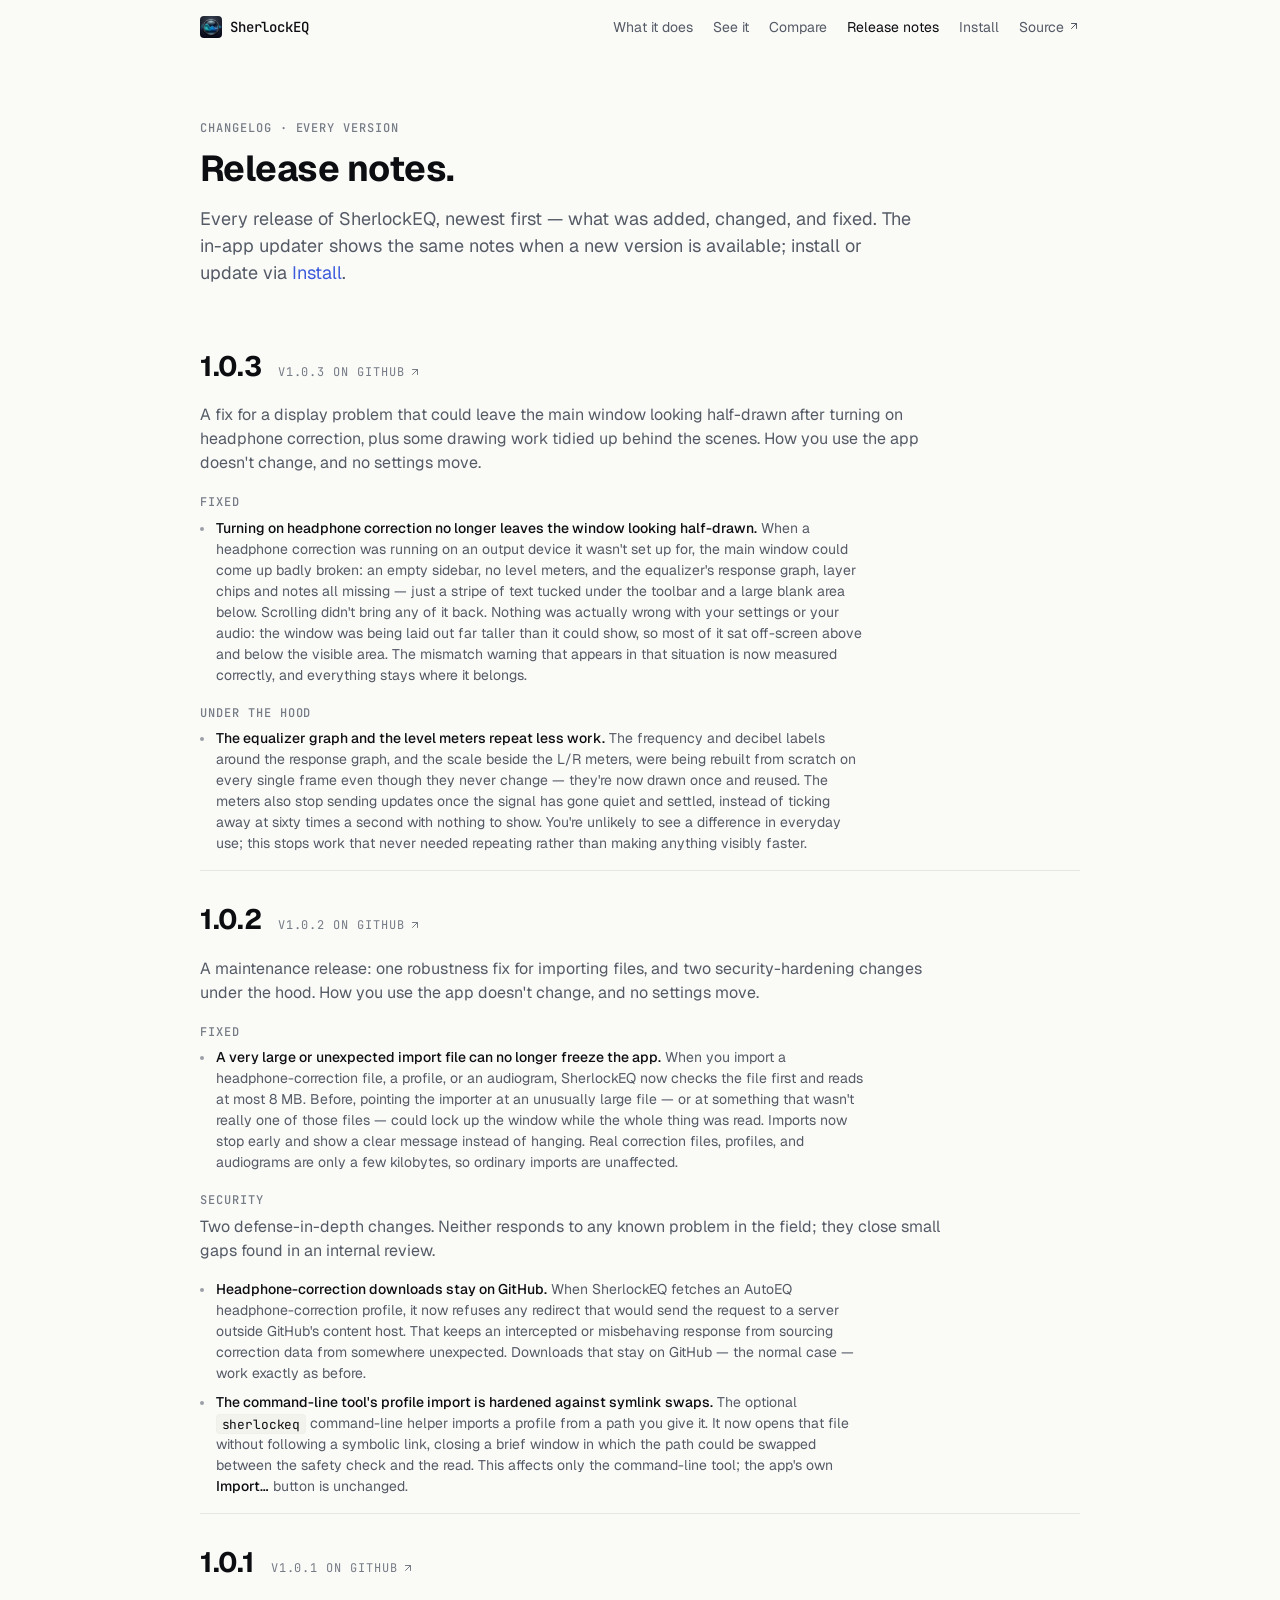
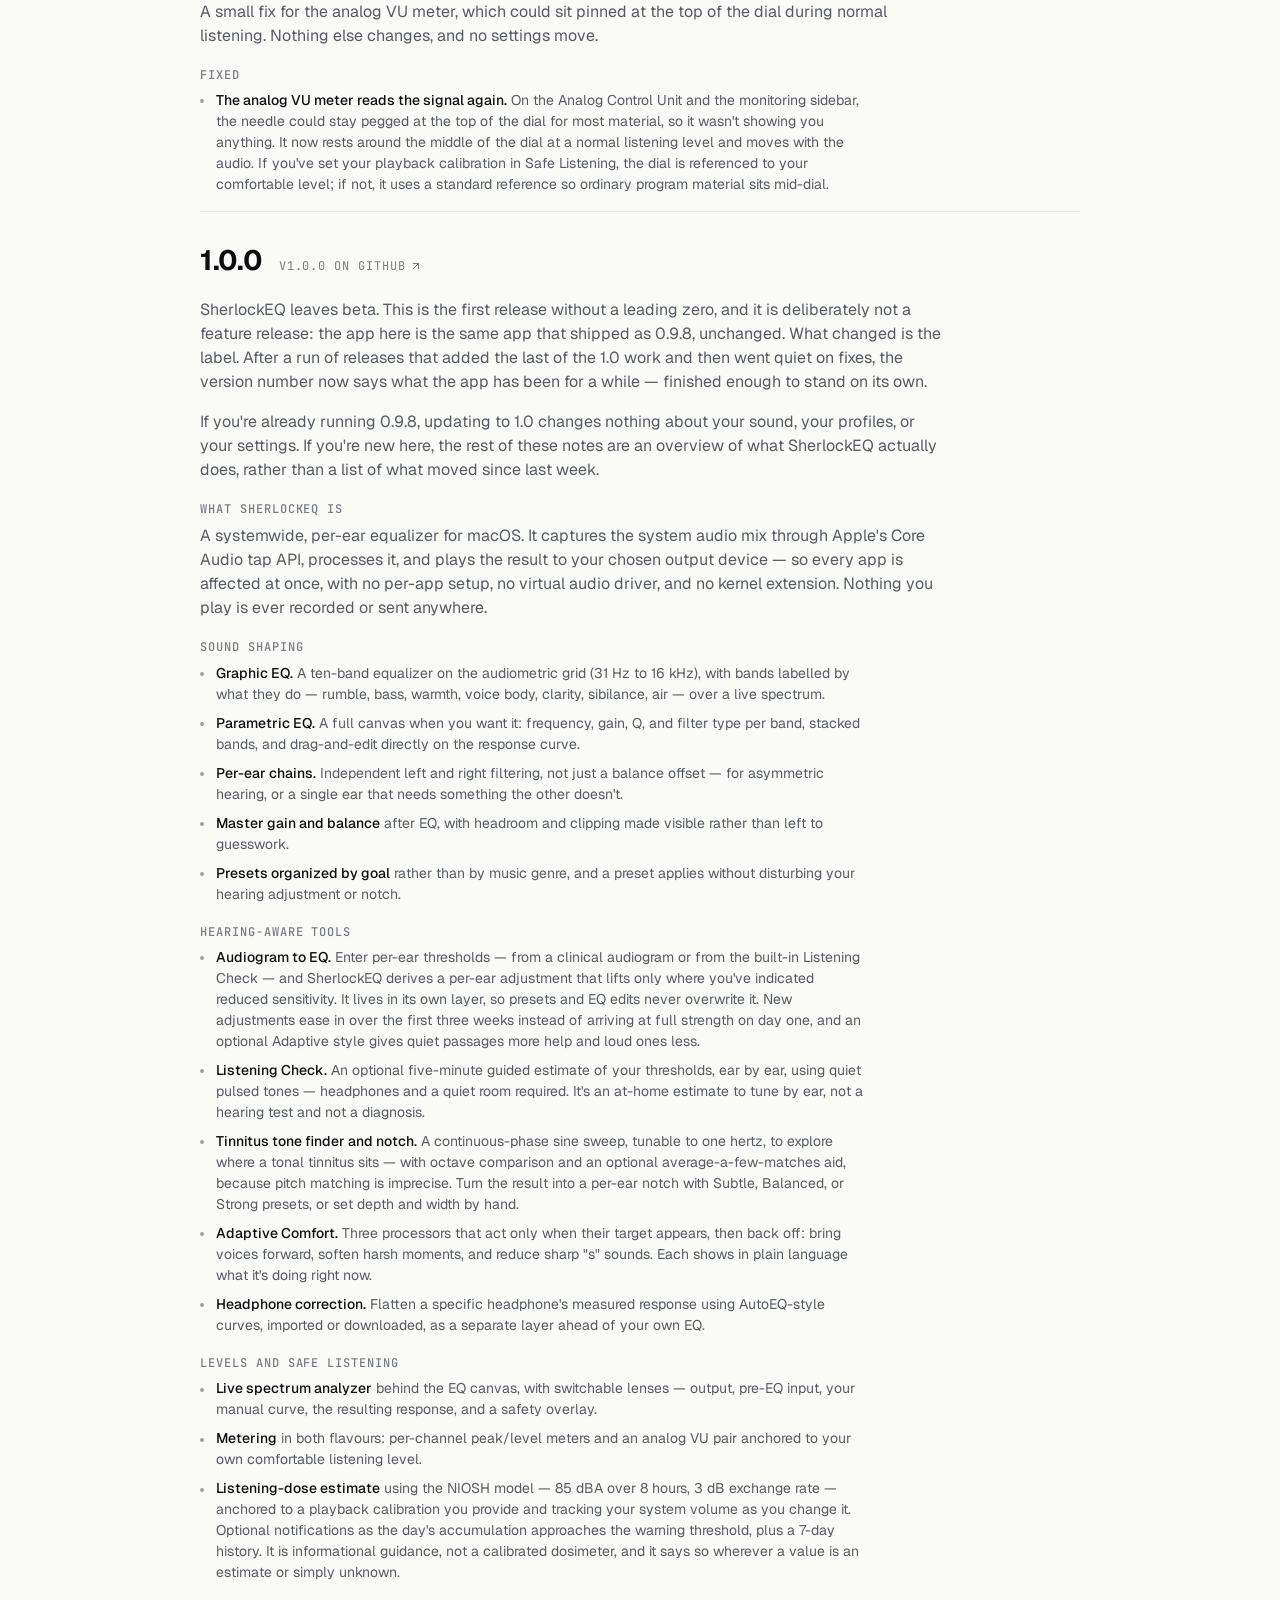
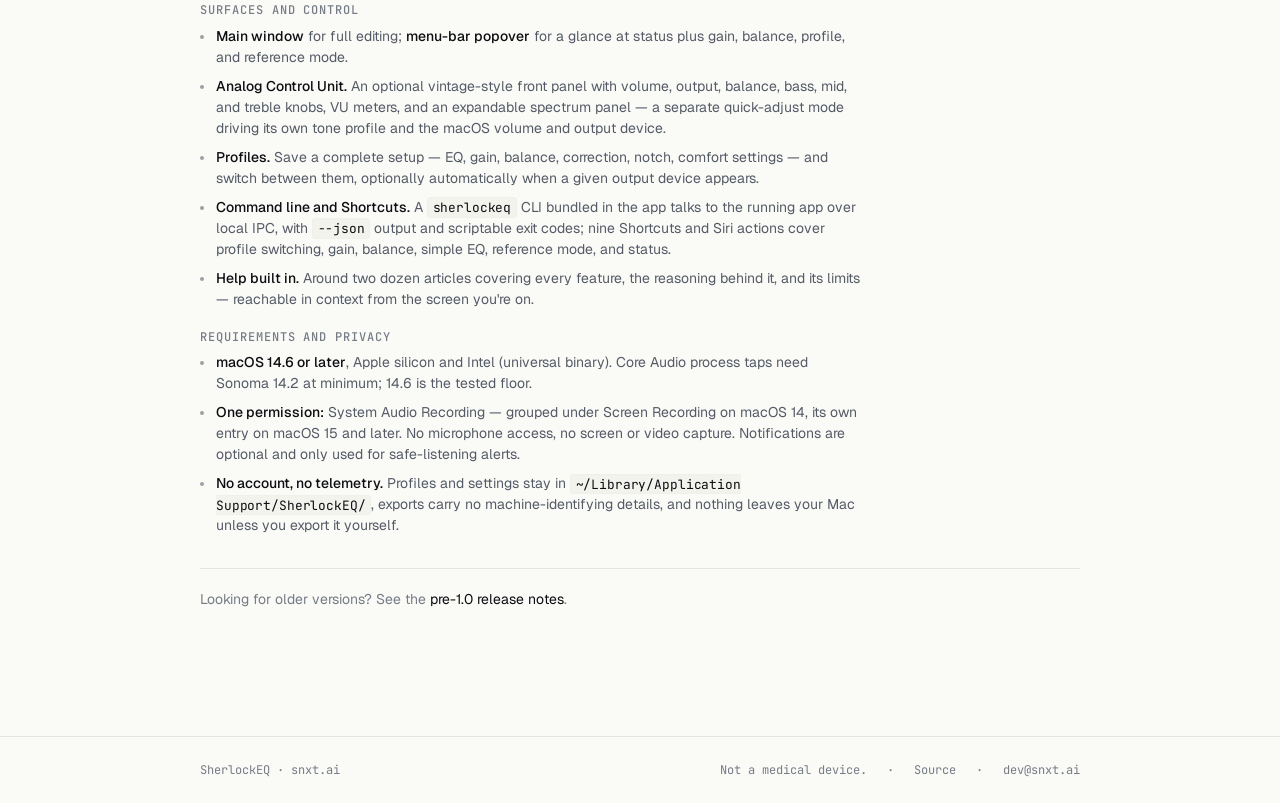
<file: SherlockEQ/release-notes.html>
<!doctype html>
<html lang="en">
<head>
  <meta charset="utf-8" />
  <meta name="viewport" content="width=device-width, initial-scale=1" />
  <title>SherlockEQ — release notes</title>
  <meta name="description" content="Full release notes for SherlockEQ, the per-ear audio equalizer for macOS. Every version, newest first — what was added, changed, and fixed." />

  <link rel="icon" type="image/svg+xml" href="assets/favicon.svg" />
  <link rel="stylesheet" href="colors_and_type.css" />

  <style>
    :root {
      --container: 880px;
      --gutter: 32px;
    }

    body { margin: 0; }

    html {
      scroll-behavior: smooth;
      scroll-padding-top: 72px;
    }
    @media (prefers-reduced-motion: reduce) {
      html { scroll-behavior: auto; }
    }

    .container {
      max-width: var(--container);
      margin: 0 auto;
      padding-left: var(--gutter);
      padding-right: var(--gutter);
    }

    /* ---- Nav ---------------------------------------------------------- */
    /* Sticky top bar: transparent at the top, frosted with a hairline
       once the reader scrolls. */
    header.nav {
      position: sticky;
      top: 0;
      z-index: var(--z-sticky);
      padding-top: var(--s-6);
      padding-bottom: var(--s-6);
      border-bottom: 1px solid transparent;
      transition:
        background-color var(--dur-std) var(--ease-standard),
        border-color var(--dur-std) var(--ease-standard);
    }
    header.nav.scrolled {
      background: color-mix(in srgb, var(--bg-1) 85%, transparent);
      backdrop-filter: blur(12px);
      -webkit-backdrop-filter: blur(12px);
      border-bottom-color: var(--line);
    }
    .nav-inner { display: flex; align-items: center; gap: var(--s-7); }
    .nav-mark {
      display: inline-flex; align-items: center; gap: var(--s-4);
      text-decoration: none; color: var(--fg-1);
    }
    .nav-mark img { width: 22px; height: 22px; border-radius: var(--r-sm); }
    .nav-mark .name {
      font-family: var(--font-mono);
      font-size: var(--fs-14);
      font-weight: var(--w-medium);
      letter-spacing: -0.01em;
    }
    .nav-spacer { flex: 1; }
    .nav-links { display: flex; gap: var(--s-7); font-size: var(--fs-14); }
    .nav-links a { color: var(--fg-2); text-decoration: none; }
    .nav-links a[aria-current="page"] { color: var(--fg-1); }
    .nav-links a:hover { color: var(--fg-1); text-decoration: underline; text-underline-offset: 3px; }

    /* ---- Hero --------------------------------------------------------- */
    section.hero { padding-top: var(--s-12); padding-bottom: var(--s-9); }
    .hero h1 {
      font-size: var(--fs-36);
      font-weight: var(--w-bold);
      line-height: 1.1;
      letter-spacing: -0.015em;
      margin: var(--s-5) 0 var(--s-6);
      text-wrap: balance;
    }
    .hero p.lede {
      font-size: var(--fs-18);
      color: var(--fg-2);
      line-height: var(--lh-body);
      max-width: 60ch;
      margin: 0;
    }

    /* ---- Release notes list ------------------------------------------ */
    section.notes-list { padding-top: var(--s-9); padding-bottom: var(--s-11); }

    .rn-item {
      padding-top: var(--s-9);
      border-top: 1px solid var(--line);
    }
    .rn-item:first-child { border-top: 0; padding-top: 0; }

    .rn-head {
      display: flex;
      align-items: baseline;
      gap: var(--s-6);
      margin-bottom: var(--s-7);
    }
    .rn-head h2 {
      font-size: var(--fs-28);
      font-weight: var(--w-bold);
      letter-spacing: var(--ls-tight);
      margin: 0;
      color: var(--fg-1);
    }
    .rn-tag {
      font-family: var(--font-mono);
      font-size: var(--fs-12);
      color: var(--fg-3);
      text-decoration: none;
      text-transform: uppercase;
      letter-spacing: var(--ls-label);
      display: inline-flex;
      align-items: center;
      gap: 4px;
    }
    .rn-tag:hover { color: var(--fg-1); text-decoration: underline; text-underline-offset: 3px; }

    /* Link to the pre-1.0 archive at the bottom of the list (generated). */
    .rn-more {
      margin-top: var(--s-9);
      padding-top: var(--s-7);
      border-top: 1px solid var(--line);
      font-size: var(--fs-14);
      color: var(--fg-3);
    }
    .rn-more a { color: var(--fg-1); text-decoration: none; }
    .rn-more a:hover { text-decoration: underline; text-underline-offset: 3px; }

    /* The release fragment is raw HTML (h3 / p / ul / li). Style it here. */
    .rn-body { color: var(--fg-2); }
    .rn-body > p {
      font-size: var(--fs-16);
      line-height: var(--lh-body);
      color: var(--fg-2);
      max-width: 68ch;
      margin: 0 0 var(--s-6);
    }
    .rn-body h3 {
      font-family: var(--font-mono);
      font-size: var(--fs-12);
      font-weight: var(--w-medium);
      color: var(--fg-3);
      text-transform: uppercase;
      letter-spacing: var(--ls-label);
      margin: var(--s-7) 0 var(--s-4);
    }
    .rn-body ul {
      list-style: none;
      padding: 0;
      margin: 0 0 var(--s-6);
    }
    .rn-body li {
      position: relative;
      padding-left: var(--s-6);
      margin-bottom: var(--s-4);
      font-size: var(--fs-14);
      line-height: var(--lh-body);
      color: var(--fg-2);
      max-width: 72ch;
    }
    .rn-body li::before {
      content: "";
      position: absolute;
      left: 0;
      top: 0.65em;
      width: 4px; height: 4px;
      border-radius: 999px;
      background: var(--fg-4);
    }
    .rn-body strong { color: var(--fg-1); font-weight: var(--w-medium); }
    .rn-body em { color: var(--fg-1); font-style: normal; font-weight: var(--w-medium); }
    .rn-body a { color: var(--fg-1); text-underline-offset: 2px; }
    .rn-body code {
      font-family: var(--font-mono);
      font-size: 0.92em;
      background: var(--bg-2);
      border: 1px solid var(--line-soft);
      border-radius: var(--r-sm);
      padding: 0.05em 0.35em;
    }
    .rn-body pre {
      background: var(--bg-2);
      border: 1px solid var(--line-soft);
      border-radius: var(--r-md);
      padding: var(--s-5);
      overflow-x: auto;
      font-size: var(--fs-13);
      margin: 0 0 var(--s-6);
    }
    .rn-body pre code { background: none; border: 0; padding: 0; }

    /* ---- Footer ------------------------------------------------------- */
    footer.site-footer {
      border-top: 1px solid var(--line);
      margin-top: var(--s-12);
      padding: var(--s-8) 0;
    }
    .footer-inner {
      display: flex;
      align-items: center;
      gap: var(--s-7);
      font-family: var(--font-mono);
      font-size: var(--fs-12);
      color: var(--fg-3);
    }
    .footer-inner a { color: var(--fg-3); text-decoration: none; }
    .footer-inner a:hover { color: var(--fg-1); text-decoration: underline; text-underline-offset: 3px; }
    .footer-spacer { flex: 1; }

    /* ---- Responsive --------------------------------------------------- */
    @media (max-width: 720px) {
      .hero h1 { font-size: var(--fs-28); }
      .rn-head { flex-direction: column; gap: var(--s-3); }
    }
  </style>
</head>
<body>

  <header class="nav">
    <div class="container nav-inner">
      <a class="nav-mark" href="index.html">
        <img src="assets/sherlockeq-mark.png" alt="" />
        <span class="name">SherlockEQ</span>
      </a>
      <div class="nav-spacer"></div>
      <nav class="nav-links">
        <a href="index.html#what">What it does</a>
        <a href="index.html#screenshots">See it</a>
        <a href="compare.html">Compare</a>
        <a href="release-notes.html" aria-current="page">Release notes</a>
        <a href="index.html#install">Install</a>
        <a href="https://github.com/smbrownai/SherlockEQ">Source <svg style="width:12px;height:12px" viewBox="0 0 24 24" fill="none" stroke="currentColor" stroke-width="2" stroke-linecap="round" stroke-linejoin="round" aria-hidden="true" focusable="false"><path d="M7 7h10v10"/><path d="M7 17 17 7"/></svg></a>
      </nav>
    </div>
  </header>

  <!-- =================================================================
       Hero
       ================================================================= -->
  <section class="hero">
    <div class="container">
      <div class="eyebrow">CHANGELOG · EVERY VERSION</div>
      <h1>Release notes.</h1>
      <p class="lede">
        Every release of SherlockEQ, newest first — what was added, changed, and fixed. The in-app updater shows the same notes when a new version is available; install or update via <a href="index.html#install">Install</a>.
      </p>
    </div>
  </section>

  <!-- =================================================================
       Notes — the list below is regenerated by dist/web-release-notes.py
       from dist/release-notes/*.md. Do not hand-edit between the markers.
       ================================================================= -->
  <section class="notes-list">
    <div class="container">
      <!-- RELEASE NOTES START (generated by dist/web-release-notes.py) -->
        <article class="rn-item" id="v1.0.3">
          <div class="rn-head">
            <h2>1.0.3</h2>
            <a class="rn-tag" href="https://github.com/smbrownai/SherlockEQ/releases/tag/v1.0.3">v1.0.3 on GitHub <svg style="width:12px;height:12px" viewBox="0 0 24 24" fill="none" stroke="currentColor" stroke-width="2" stroke-linecap="round" stroke-linejoin="round" aria-hidden="true" focusable="false"><path d="M7 7h10v10"/><path d="M7 17 17 7"/></svg></a>
          </div>
          <div class="rn-body">
            <p>
              A fix for a display problem that could leave the main window looking
              half-drawn after turning on headphone correction, plus some drawing work
              tidied up behind the scenes. How you use the app doesn't change, and no
              settings move.
            </p>

            <h3>Fixed</h3>

            <ul>
              <li>
                <strong>Turning on headphone correction no longer leaves the window looking half-drawn.</strong>
                When a headphone correction was running on an output device it wasn't set
                up for, the main window could come up badly broken: an empty sidebar, no
                level meters, and the equalizer's response graph, layer chips and notes all
                missing — just a stripe of text tucked under the toolbar and a large blank
                area below. Scrolling didn't bring any of it back. Nothing was actually
                wrong with your settings or your audio: the window was being laid out far
                taller than it could show, so most of it sat off-screen above and below the
                visible area. The mismatch warning that appears in that situation is now
                measured correctly, and everything stays where it belongs.
              </li>
            </ul>

            <h3>Under the hood</h3>

            <ul>
              <li>
                <strong>The equalizer graph and the level meters repeat less work.</strong>
                The frequency and decibel labels around the response graph, and the scale
                beside the L/R meters, were being rebuilt from scratch on every single
                frame even though they never change — they're now drawn once and reused.
                The meters also stop sending updates once the signal has gone quiet and
                settled, instead of ticking away at sixty times a second with nothing to
                show. You're unlikely to see a difference in everyday use; this stops work
                that never needed repeating rather than making anything visibly faster.
              </li>
            </ul>
          </div>
        </article>

        <article class="rn-item" id="v1.0.2">
          <div class="rn-head">
            <h2>1.0.2</h2>
            <a class="rn-tag" href="https://github.com/smbrownai/SherlockEQ/releases/tag/v1.0.2">v1.0.2 on GitHub <svg style="width:12px;height:12px" viewBox="0 0 24 24" fill="none" stroke="currentColor" stroke-width="2" stroke-linecap="round" stroke-linejoin="round" aria-hidden="true" focusable="false"><path d="M7 7h10v10"/><path d="M7 17 17 7"/></svg></a>
          </div>
          <div class="rn-body">
            <p>
              A maintenance release: one robustness fix for importing files, and two
              security-hardening changes under the hood. How you use the app doesn't
              change, and no settings move.
            </p>

            <h3>Fixed</h3>

            <ul>
              <li>
                <strong>A very large or unexpected import file can no longer freeze the app.</strong>
                When you import a headphone-correction file, a profile, or an audiogram,
                SherlockEQ now checks the file first and reads at most 8&nbsp;MB. Before,
                pointing the importer at an unusually large file — or at something that
                wasn't really one of those files — could lock up the window while the whole
                thing was read. Imports now stop early and show a clear message instead of
                hanging. Real correction files, profiles, and audiograms are only a few
                kilobytes, so ordinary imports are unaffected.
              </li>
            </ul>

            <h3>Security</h3>

            <p>
              Two defense-in-depth changes. Neither responds to any known problem in the
              field; they close small gaps found in an internal review.
            </p>

            <ul>
              <li>
                <strong>Headphone-correction downloads stay on GitHub.</strong>
                When SherlockEQ fetches an AutoEQ headphone-correction profile, it now
                refuses any redirect that would send the request to a server outside
                GitHub's content host. That keeps an intercepted or misbehaving response
                from sourcing correction data from somewhere unexpected. Downloads that
                stay on GitHub — the normal case — work exactly as before.
              </li>
              <li>
                <strong>The command-line tool's profile import is hardened against symlink swaps.</strong>
                The optional <code>sherlockeq</code> command-line helper imports a profile
                from a path you give it. It now opens that file without following a
                symbolic link, closing a brief window in which the path could be swapped
                between the safety check and the read. This affects only the command-line
                tool; the app's own <em>Import…</em> button is unchanged.
              </li>
            </ul>
          </div>
        </article>

        <article class="rn-item" id="v1.0.1">
          <div class="rn-head">
            <h2>1.0.1</h2>
            <a class="rn-tag" href="https://github.com/smbrownai/SherlockEQ/releases/tag/v1.0.1">v1.0.1 on GitHub <svg style="width:12px;height:12px" viewBox="0 0 24 24" fill="none" stroke="currentColor" stroke-width="2" stroke-linecap="round" stroke-linejoin="round" aria-hidden="true" focusable="false"><path d="M7 7h10v10"/><path d="M7 17 17 7"/></svg></a>
          </div>
          <div class="rn-body">
            <p>
              A small fix for the analog VU meter, which could sit pinned at the top of the
              dial during normal listening. Nothing else changes, and no settings move.
            </p>

            <h3>Fixed</h3>

            <ul>
              <li>
                <strong>The analog VU meter reads the signal again.</strong>
                On the Analog Control Unit and the monitoring sidebar, the needle could
                stay pegged at the top of the dial for most material, so it wasn't showing
                you anything. It now rests around the middle of the dial at a normal
                listening level and moves with the audio. If you've set your playback
                calibration in Safe Listening, the dial is referenced to your comfortable
                level; if not, it uses a standard reference so ordinary program material
                sits mid-dial.
              </li>
            </ul>
          </div>
        </article>

        <article class="rn-item" id="v1.0.0">
          <div class="rn-head">
            <h2>1.0.0</h2>
            <a class="rn-tag" href="https://github.com/smbrownai/SherlockEQ/releases/tag/v1.0.0">v1.0.0 on GitHub <svg style="width:12px;height:12px" viewBox="0 0 24 24" fill="none" stroke="currentColor" stroke-width="2" stroke-linecap="round" stroke-linejoin="round" aria-hidden="true" focusable="false"><path d="M7 7h10v10"/><path d="M7 17 17 7"/></svg></a>
          </div>
          <div class="rn-body">
            <p>
              SherlockEQ leaves beta. This is the first release without a leading zero, and
              it is deliberately not a feature release: the app here is the same app that
              shipped as 0.9.8, unchanged. What changed is the label. After a run of
              releases that added the last of the 1.0 work and then went quiet on fixes,
              the version number now says what the app has been for a while — finished
              enough to stand on its own.
            </p>

            <p>
              If you're already running 0.9.8, updating to 1.0 changes nothing about your
              sound, your profiles, or your settings. If you're new here, the rest of these
              notes are an overview of what SherlockEQ actually does, rather than a list of
              what moved since last week.
            </p>

            <h3>What SherlockEQ is</h3>

            <p>
              A systemwide, per-ear equalizer for macOS. It captures the system audio mix
              through Apple's Core Audio tap API, processes it, and plays the result to your
              chosen output device — so every app is affected at once, with no per-app
              setup, no virtual audio driver, and no kernel extension. Nothing you play is
              ever recorded or sent anywhere.
            </p>

            <h3>Sound shaping</h3>

            <ul>
              <li>
                <strong>Graphic EQ.</strong> A ten-band equalizer on the audiometric grid
                (31 Hz to 16 kHz), with bands labelled by what they do — rumble, bass,
                warmth, voice body, clarity, sibilance, air — over a live spectrum.
              </li>
              <li>
                <strong>Parametric EQ.</strong> A full canvas when you want it: frequency,
                gain, Q, and filter type per band, stacked bands, and drag-and-edit
                directly on the response curve.
              </li>
              <li>
                <strong>Per-ear chains.</strong> Independent left and right filtering, not
                just a balance offset — for asymmetric hearing, or a single ear that needs
                something the other doesn't.
              </li>
              <li>
                <strong>Master gain and balance</strong> after EQ, with headroom and
                clipping made visible rather than left to guesswork.
              </li>
              <li>
                <strong>Presets organized by goal</strong> rather than by music genre, and
                a preset applies without disturbing your hearing adjustment or notch.
              </li>
            </ul>

            <h3>Hearing-aware tools</h3>

            <ul>
              <li>
                <strong>Audiogram to EQ.</strong> Enter per-ear thresholds — from a clinical
                audiogram or from the built-in Listening Check — and SherlockEQ derives a
                per-ear adjustment that lifts only where you've indicated reduced
                sensitivity. It lives in its own layer, so presets and EQ edits never
                overwrite it. New adjustments ease in over the first three weeks instead of
                arriving at full strength on day one, and an optional Adaptive style gives
                quiet passages more help and loud ones less.
              </li>
              <li>
                <strong>Listening Check.</strong> An optional five-minute guided estimate of
                your thresholds, ear by ear, using quiet pulsed tones — headphones and a
                quiet room required. It's an at-home estimate to tune by ear, not a hearing
                test and not a diagnosis.
              </li>
              <li>
                <strong>Tinnitus tone finder and notch.</strong> A continuous-phase sine
                sweep, tunable to one hertz, to explore where a tonal tinnitus sits — with
                octave comparison and an optional average-a-few-matches aid, because pitch
                matching is imprecise. Turn the result into a per-ear notch with Subtle,
                Balanced, or Strong presets, or set depth and width by hand.
              </li>
              <li>
                <strong>Adaptive Comfort.</strong> Three processors that act only when their
                target appears, then back off: bring voices forward, soften harsh moments,
                and reduce sharp "s" sounds. Each shows in plain language what it's doing
                right now.
              </li>
              <li>
                <strong>Headphone correction.</strong> Flatten a specific headphone's
                measured response using AutoEQ-style curves, imported or downloaded, as a
                separate layer ahead of your own EQ.
              </li>
            </ul>

            <h3>Levels and safe listening</h3>

            <ul>
              <li>
                <strong>Live spectrum analyzer</strong> behind the EQ canvas, with
                switchable lenses — output, pre-EQ input, your manual curve, the resulting
                response, and a safety overlay.
              </li>
              <li>
                <strong>Metering</strong> in both flavours: per-channel peak/level meters
                and an analog VU pair anchored to your own comfortable listening level.
              </li>
              <li>
                <strong>Listening-dose estimate</strong> using the NIOSH model — 85 dBA over
                8 hours, 3 dB exchange rate — anchored to a playback calibration you
                provide and tracking your system volume as you change it. Optional
                notifications as the day's accumulation approaches the warning threshold,
                plus a 7-day history. It is informational guidance, not a calibrated
                dosimeter, and it says so wherever a value is an estimate or simply
                unknown.
              </li>
            </ul>

            <h3>Surfaces and control</h3>

            <ul>
              <li>
                <strong>Main window</strong> for full editing; <strong>menu-bar
                popover</strong> for a glance at status plus gain, balance, profile, and
                reference mode.
              </li>
              <li>
                <strong>Analog Control Unit.</strong> An optional vintage-style front panel
                with volume, output, balance, bass, mid, and treble knobs, VU meters, and an
                expandable spectrum panel — a separate quick-adjust mode driving its own
                tone profile and the macOS volume and output device.
              </li>
              <li>
                <strong>Profiles.</strong> Save a complete setup — EQ, gain, balance,
                correction, notch, comfort settings — and switch between them, optionally
                automatically when a given output device appears.
              </li>
              <li>
                <strong>Command line and Shortcuts.</strong> A <code>sherlockeq</code> CLI
                bundled in the app talks to the running app over local IPC, with
                <code>--json</code> output and scriptable exit codes; nine Shortcuts and
                Siri actions cover profile switching, gain, balance, simple EQ, reference
                mode, and status.
              </li>
              <li>
                <strong>Help built in.</strong> Around two dozen articles covering every
                feature, the reasoning behind it, and its limits — reachable in context from
                the screen you're on.
              </li>
            </ul>

            <h3>Requirements and privacy</h3>

            <ul>
              <li>
                <strong>macOS 14.6 or later</strong>, Apple silicon and Intel (universal
                binary). Core Audio process taps need Sonoma 14.2 at minimum; 14.6 is the
                tested floor.
              </li>
              <li>
                <strong>One permission:</strong> System Audio Recording — grouped under
                Screen Recording on macOS 14, its own entry on macOS 15 and later. No
                microphone access, no screen or video capture. Notifications are optional
                and only used for safe-listening alerts.
              </li>
              <li>
                <strong>No account, no telemetry.</strong> Profiles and settings stay in
                <code>~/Library/Application Support/SherlockEQ/</code>, exports carry no
                machine-identifying details, and nothing leaves your Mac unless you export
                it yourself.
              </li>
            </ul>
          </div>
        </article>

        <p class="rn-more">Looking for older versions? See the <a href="release-notes-pre-1.0.html">pre-1.0 release notes</a>.</p>
        <!-- RELEASE NOTES END -->
    </div>
  </section>

  <!-- =================================================================
       Footer
       ================================================================= -->
  <footer class="site-footer">
    <div class="container footer-inner">
      <span>SherlockEQ · snxt.ai</span>
      <div class="footer-spacer"></div>
      <span>Not a medical device.</span>
      <span>·</span>
      <a href="https://github.com/smbrownai/SherlockEQ">Source</a>
      <span>·</span>
      <a href="mailto:dev@snxt.ai">dev@snxt.ai</a>
    </div>
  </footer>

  <script>
  (function () {
    'use strict';
    var nav = document.querySelector('header.nav');
    if (!nav) return;
    var onScroll = function () {
      nav.classList.toggle('scrolled', window.scrollY > 8);
    };
    onScroll();
    window.addEventListener('scroll', onScroll, { passive: true });
  })();
  </script>
</body>
</html>
</file>
<file: SherlockEQ/colors_and_type.css>
/* ==========================================================================
   smbrownai / shawnnext.ai — design tokens
   ==========================================================================
   Single source of truth for colors, type, spacing, radii, shadows, motion.
   All UI surfaces should reference these vars; no raw hex in production CSS.
   ========================================================================== */

/* ---- Fonts ------------------------------------------------------------- */
@import url('https://fonts.googleapis.com/css2?family=Geist:wght@400;500;600;700&family=JetBrains+Mono:wght@400;500&display=swap');

:root {
  /* ---- Color: neutrals (warm-cool, slightly blue-cast) -------------- */
  --ink:        #0B0D10;  /* near-black, base foreground on light */
  --ink-2:      #14171C;  /* panel on dark */
  --ink-3:      #1E2126;  /* hover/border on dark */
  --ink-4:      #2A2E35;  /* subtle divider on dark */

  --paper:      #FAFAF7;  /* near-white, base background on light */
  --paper-2:    #F3F3EE;  /* raised surface on light */
  --paper-3:    #EAEAE3;  /* hover on light */
  --paper-4:    #DDDDD4;  /* strong border on light */

  --gray-900:   #15181D;
  --gray-800:   #23272E;
  --gray-700:   #3A3F48;
  --gray-600:   #555B66;
  --gray-500:   #767C86;
  --gray-400:   #9BA0A8;
  --gray-300:   #BEC2C8;
  --gray-200:   #DADCE0;
  --gray-100:   #EDEEF0;
  --gray-50:    #F5F6F7;

  /* ---- Color: accents ---------------------------------------------- */
  /* Primary signal — muted cobalt. Used for focus, links, primary CTA. */
  --signal:       #3B5BDB;
  --signal-ink:   #2842B8;   /* press / active */
  --signal-soft:  #E3E8FA;   /* tint for selected rows, badges */
  --signal-line:  #B5C2EF;   /* border on signal-soft surfaces */

  /* Secondary — muted teal. One-purpose accent per surface. */
  --teal:         #2E8B8B;
  --teal-ink:     #21706F;
  --teal-soft:    #DDEDEC;

  /* Tertiary — muted violet. Reserved; use sparingly. */
  --violet:       #6B5BD6;
  --violet-soft:  #E6E2F6;

  /* ---- Color: semantic --------------------------------------------- */
  --ok:           #2F8F5E;   /* healthy / success */
  --ok-soft:      #DDEFE4;
  --warn:         #B98530;   /* degraded / warning */
  --warn-soft:    #F4E9D4;
  --err:          #B84A43;   /* failing / error */
  --err-soft:     #F4DCDA;
  --info:         var(--signal);
  --info-soft:    var(--signal-soft);

  /* ---- Color: foreground/background tokens (light mode default) ---- */
  --bg-1:   var(--paper);     /* page background */
  --bg-2:   var(--paper-2);   /* raised card / panel */
  --bg-3:   var(--paper-3);   /* hover on raised */
  --bg-4:   var(--paper-4);   /* pressed on raised */

  --fg-1:   var(--ink);       /* primary text */
  --fg-2:   var(--gray-600);  /* secondary text */
  --fg-3:   var(--gray-500);  /* muted / meta */
  --fg-4:   var(--gray-400);  /* disabled / placeholder */

  --line:      #E6E6E1;       /* default 1px border */
  --line-2:    #D0D0C9;       /* stronger border */
  --line-soft: #F0F0EA;       /* faint divider */

  /* ---- Type -------------------------------------------------------- */
  --font-sans: 'Geist', ui-sans-serif, system-ui, -apple-system, 'Segoe UI', sans-serif;
  --font-mono: 'JetBrains Mono', ui-monospace, 'SF Mono', 'Menlo', 'Consolas', monospace;

  /* Size scale (px) */
  --fs-12: 12px;
  --fs-13: 13px;
  --fs-14: 14px;
  --fs-16: 16px;
  --fs-18: 18px;
  --fs-22: 22px;
  --fs-28: 28px;
  --fs-36: 36px;
  --fs-48: 48px;
  --fs-64: 64px;

  /* Line-heights */
  --lh-tight:   1.2;   /* headings */
  --lh-snug:    1.35;
  --lh-ui:      1.4;   /* UI controls, labels */
  --lh-body:    1.5;   /* body copy */
  --lh-loose:   1.65;  /* long-form reading */

  /* Letter-spacing */
  --ls-tight:   -0.01em;   /* headings >= 28px */
  --ls-normal:   0em;
  --ls-label:    0.08em;   /* uppercase eyebrows */
  --ls-mono:    -0.01em;   /* mono reads wider; tighten slightly */

  /* Weights */
  --w-regular:  400;
  --w-medium:   500;
  --w-semibold: 600;
  --w-bold:     700;

  /* ---- Spacing (4px grid) ------------------------------------------ */
  --s-0:  0;
  --s-1:  2px;
  --s-2:  4px;
  --s-3:  6px;
  --s-4:  8px;
  --s-5:  12px;
  --s-6:  16px;
  --s-7:  20px;
  --s-8:  24px;
  --s-9:  32px;
  --s-10: 40px;
  --s-11: 48px;
  --s-12: 64px;
  --s-13: 80px;
  --s-14: 96px;

  /* ---- Radii ------------------------------------------------------- */
  --r-sm:   4px;
  --r-md:   6px;
  --r-lg:   8px;
  --r-pill: 999px;

  /* ---- Shadows (cool-tinted) --------------------------------------- */
  --shadow-0: 0 0 0 1px rgba(11, 13, 16, 0.06);
  --shadow-1: 0 1px 0 rgba(11, 13, 16, 0.04), 0 1px 2px rgba(11, 13, 16, 0.04);
  --shadow-2: 0 4px 12px rgba(11, 13, 16, 0.08), 0 1px 3px rgba(11, 13, 16, 0.06);
  --ring-focus: 0 0 0 2px var(--paper), 0 0 0 4px var(--signal);

  /* ---- Motion ------------------------------------------------------ */
  --dur-micro: 120ms;
  --dur-std:   200ms;
  --dur-ovl:   320ms;
  --ease-standard: cubic-bezier(0.2, 0, 0, 1);
  --ease-exit:     cubic-bezier(0.4, 0, 1, 1);

  /* ---- Z-index ----------------------------------------------------- */
  --z-nav:     10;
  --z-sticky:  20;
  --z-overlay: 100;
  --z-modal:   200;
  --z-toast:   300;
}

/* ---- Dark mode (opt-in via [data-theme="dark"]) -------------------- */
[data-theme="dark"] {
  --bg-1: var(--ink);
  --bg-2: var(--ink-2);
  --bg-3: var(--ink-3);
  --bg-4: var(--ink-4);

  --fg-1: var(--paper);
  --fg-2: var(--gray-300);
  --fg-3: var(--gray-400);
  --fg-4: var(--gray-500);

  --line:      #1E2126;
  --line-2:    #2A2E35;
  --line-soft: #16191E;

  --signal-soft: #1B2450;
  --signal-line: #2F3E8A;
  --teal-soft:   #143535;
  --ok-soft:     #143525;
  --warn-soft:   #3A2B12;
  --err-soft:    #3A1916;

  --shadow-1: 0 1px 0 rgba(0, 0, 0, 0.4), 0 1px 2px rgba(0, 0, 0, 0.3);
  --shadow-2: 0 4px 12px rgba(0, 0, 0, 0.5), 0 1px 3px rgba(0, 0, 0, 0.4);
  --ring-focus: 0 0 0 2px var(--ink), 0 0 0 4px var(--signal);
}

@media (prefers-color-scheme: dark) {
  :root:not([data-theme="light"]) {
    --bg-1: var(--ink);
    --bg-2: var(--ink-2);
    --bg-3: var(--ink-3);
    --bg-4: var(--ink-4);

    --fg-1: var(--paper);
    --fg-2: var(--gray-300);
    --fg-3: var(--gray-400);
    --fg-4: var(--gray-500);

    --line:      #1E2126;
    --line-2:    #2A2E35;
    --line-soft: #16191E;
  }
}

/* ==========================================================================
   Semantic element styles
   ========================================================================== */

html, body {
  background: var(--bg-1);
  color: var(--fg-1);
  font-family: var(--font-sans);
  font-size: var(--fs-16);
  line-height: var(--lh-body);
  -webkit-font-smoothing: antialiased;
  text-rendering: optimizeLegibility;
}

h1, h2, h3, h4, h5, h6 {
  font-family: var(--font-sans);
  font-weight: var(--w-semibold);
  line-height: var(--lh-tight);
  letter-spacing: var(--ls-tight);
  color: var(--fg-1);
  margin: 0;
}

h1 { font-size: var(--fs-48); }
h2 { font-size: var(--fs-36); }
h3 { font-size: var(--fs-28); }
h4 { font-size: var(--fs-22); letter-spacing: var(--ls-normal); }
h5 { font-size: var(--fs-18); letter-spacing: var(--ls-normal); font-weight: var(--w-medium); }
h6 { font-size: var(--fs-14); letter-spacing: var(--ls-label); text-transform: uppercase; color: var(--fg-2); font-weight: var(--w-medium); }

p {
  font-size: var(--fs-16);
  line-height: var(--lh-body);
  color: var(--fg-1);
  margin: 0 0 1em 0;
  text-wrap: pretty;
}

small, .text-meta {
  font-size: var(--fs-13);
  color: var(--fg-3);
  line-height: var(--lh-ui);
}

.eyebrow {
  font-family: var(--font-mono);
  font-size: var(--fs-12);
  font-weight: var(--w-medium);
  text-transform: uppercase;
  letter-spacing: var(--ls-label);
  color: var(--fg-3);
}

code, kbd, pre, samp, .mono {
  font-family: var(--font-mono);
  font-size: 0.92em;
  letter-spacing: var(--ls-mono);
}

code {
  background: var(--bg-2);
  padding: 1px 5px;
  border-radius: var(--r-sm);
  border: 1px solid var(--line);
  color: var(--fg-1);
}

pre {
  background: var(--bg-2);
  border: 1px solid var(--line);
  border-radius: var(--r-md);
  padding: var(--s-6);
  overflow: auto;
  line-height: var(--lh-ui);
}

pre code {
  background: transparent;
  border: 0;
  padding: 0;
}

a {
  color: var(--signal);
  text-decoration: none;
}
a:hover {
  text-decoration: underline;
  text-decoration-thickness: 1px;
  text-underline-offset: 3px;
}

hr {
  border: 0;
  border-top: 1px solid var(--line);
  margin: var(--s-8) 0;
}

::selection {
  background: var(--signal-soft);
  color: var(--signal-ink);
}

:focus-visible {
  outline: none;
  box-shadow: var(--ring-focus);
  border-radius: var(--r-sm);
}

/* ---- Reduced motion ------------------------------------------------ */
@media (prefers-reduced-motion: reduce) {
  *, *::before, *::after {
    animation-duration: 0ms !important;
    transition-duration: 0ms !important;
  }
}
</file>
